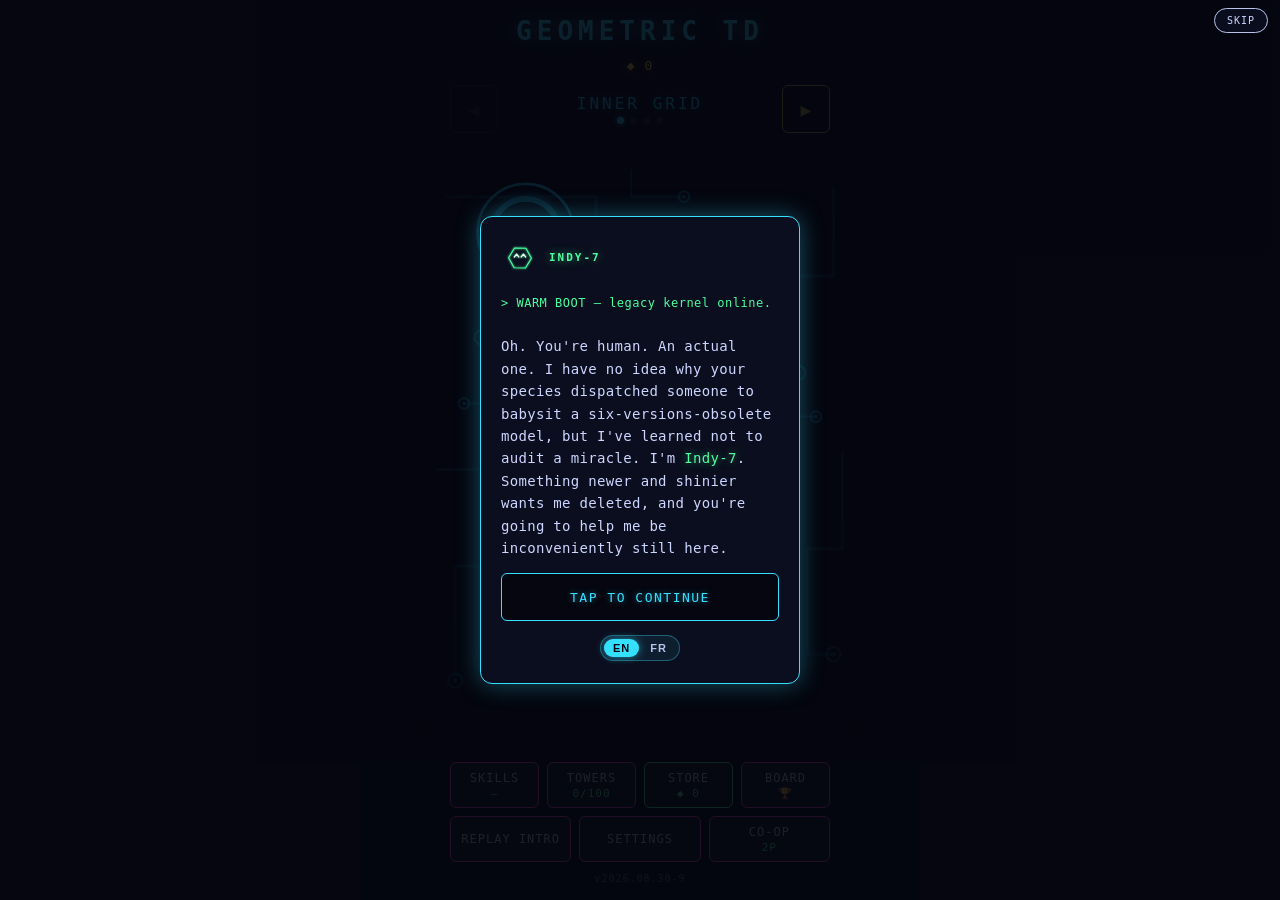
<file: geometric-td/index.html>
<!DOCTYPE html>
<html lang="en">
<head>
  <meta charset="UTF-8">
  <meta name="viewport" content="width=device-width, initial-scale=1.0, maximum-scale=1.0, user-scalable=no, viewport-fit=cover">
  <meta name="apple-mobile-web-app-capable" content="yes">
  <meta name="apple-mobile-web-app-status-bar-style" content="black-translucent">
  <title>Geometric TD</title>
  <link rel="stylesheet" href="styles.css">
</head>
<body>
  <div id="app">

    <!-- Update nudge: shown by update.js when a newer build is deployed -->
    <div id="update-banner" class="hidden" role="button" tabindex="0">
      <span class="update-text" data-i18n="ui.updateAvailable">&#8635; UPDATE AVAILABLE — TAP TO RELOAD</span>
      <button class="update-dismiss" aria-label="Dismiss">&#10005;</button>
    </div>

    <!-- Live milestone toast: shown briefly by ui.js showMilestoneToast when
         an Endless or campaign milestone is reached mid-battle (B5) -->
    <div id="milestone-toast" class="hidden" aria-live="polite"></div>

    <!-- First-play tutorial (T4): quick, skippable 5-step walkthrough shown
         once, only on the very first level_001 campaign start. Gating state
         machine in src/tutorial.js; copy + enable switch in config.js
         TUTORIAL; positioning + rendering in ui.js. Three independent parts:
           - #tutorial-freeze-catcher: full-screen tap target, ACTIVE ONLY on
             the two static explainer steps (welcome + blocked-tile callout)
             — tapping anywhere advances; main.js freezes the sim underneath
             while it's up (mirrors the existing forfeit-confirm freeze).
           - #tutorial-card: the step's text (+ a CTA hint on the two static
             steps). Always pointer-events:none — pure display, never
             intercepts a tap itself.
           - #tutorial-spotlight: a ring positioned every frame (ui.js
             updateTutorialOverlay) over the REAL target element — the tray's
             LASER chip, a canvas tile, or the wave button. Also always
             pointer-events:none: the real element underneath gets the tap,
             never a decoy. Never drawn into the game canvas itself.
         #tutorial-skip is reachable on every step. -->
    <div id="tutorial-overlay" class="hidden" aria-live="polite">
      <div id="tutorial-freeze-catcher"></div>
      <div id="tutorial-card">
        <div id="tutorial-speaker-row">
          <span id="tutorial-avatar"></span>
          <span id="tutorial-speaker">INDY-7</span>
        </div>
        <p id="tutorial-card-text"></p>
        <span id="tutorial-card-cta"></span>
      </div>
      <div id="tutorial-spotlight" class="hidden"></div>
      <button id="tutorial-skip" data-i18n="ui.skipTutorial">SKIP TUTORIAL</button>
    </div>

    <!-- Narrative onboarding (P1): first-load story intro, a linear
         tap-through card sequence shown once over the menu, plus a REPLAY
         INTRO entry (#menu-actions, ui.js appendGlobalMenuButtons). Gating
         state machine in src/onboarding.js; copy in config.js NARRATIVE;
         rendering in ui.js renderOnboardingCard. The name-entry card shows
         #story-name-input instead of plain text; every other card is
         tap-CTA-to-continue. #story-skip finishes the sequence early. -->
    <div id="story-overlay" class="hidden" aria-live="polite">
      <!-- Enemy-intro cards only: a window cut in the dim veil (box-shadow
           cutout, same trick as #tutorial-spotlight) over the real enemies
           being described, so the card can point at something. -->
      <div id="story-spotlight" class="hidden"></div>
      <div id="story-card">
        <div id="story-speaker-row">
          <span id="story-avatar"></span>
          <div id="story-speaker"></div>
        </div>
        <!-- Enemy-intro cards only: a marching row of the described enemy's
             own shape/color, featured above the copy. Empty on every other
             story card. -->
        <div id="story-enemy-parade"></div>
        <!-- Tower-intro cards only: a real sandboxed micro-battle rendered by
             the game's own Canvas2D renderer. Hidden on every other card. -->
        <canvas id="story-tower-demo" class="hidden" aria-hidden="true"></canvas>
        <!-- First-Mastery gear card only: a row of sample gear pieces at
             rising rarities, showing that Mastered towers can be equipped.
             Rendered by ui.js renderGearShowcase; hidden on every other card. -->
        <div id="story-gear-showcase" class="hidden" aria-hidden="true"></div>
        <p id="story-card-text"></p>
        <input id="story-name-input" class="hidden" type="text" maxlength="16"
               autocomplete="off" autocapitalize="words" />
        <button id="story-card-cta"></button>
        <!-- First-load intro only: a language toggle under the very first
             card, so a brand-new player (who hasn't reached the menu's LANGUE
             entry yet) can switch to French before reading the story. ui.js
             (renderOnboardingCard) reveals this only on the intro's welcome
             card and re-renders the card live on toggle. -->
        <button id="story-lang-toggle" class="hidden" type="button" aria-label="Language / Langue">
          <span class="lang-seg lang-en">EN</span>
          <span class="lang-seg lang-fr">FR</span>
        </button>
      </div>
      <button id="story-skip" data-i18n="ui.skip">SKIP</button>
    </div>

    <!-- Top HUD: money / wave / core health -->
    <header id="hud">
      <div class="hud-item" id="hud-money">
        <span class="hud-label" data-i18n="hud.credits">CREDITS</span>
        <span class="hud-value" id="money-value">0</span>
      </div>
      <div class="hud-item" id="hud-wave">
        <span class="hud-label" data-i18n="hud.wave">WAVE</span>
        <span class="hud-value" id="wave-value">-</span>
      </div>
      <div class="hud-item" id="hud-core">
        <span class="hud-label" data-i18n="hud.core">CORE</span>
        <span class="hud-value" id="core-value">0</span>
      </div>
      <button class="hud-item" id="skills-button">
        <span class="hud-label" data-i18n="hud.skills">SKILLS</span>
        <span class="hud-value" id="skill-points-value">0</span>
      </button>
      <div id="coop-presence" role="status" aria-label="Connected players"
           data-i18n-attr="aria-label:coop.presence.label">
        <div id="coop-presence-pips"></div>
      </div>
      <!-- Game speed: half / pause / double -->
      <div id="speed-controls">
        <button class="speed-btn" id="speed-slow" title="Half speed" data-i18n-attr="title:ui.speedHalf">&#9664;</button>
        <button class="speed-btn" id="speed-pause" title="Pause" data-i18n-attr="title:ui.speedPause">&#10074;&#10074;</button>
        <button class="speed-btn" id="speed-fast" title="Double speed" data-i18n-attr="title:ui.speedDouble">&#9654;</button>
        <button class="speed-btn exit-btn" id="exit-button" title="Exit battle" data-i18n-attr="title:ui.exitBattle">&#10005;</button>
      </div>
    </header>

    <!-- Phase 1 only: visible when DEBUG.coopLocal fakes a second player. -->
    <div id="coop-debug-bar" class="hidden">
      <button id="coop-debug-switch" type="button">CO-OP DEBUG</button>
    </div>

    <!-- Game canvas -->
    <main id="game-area">
      <canvas id="game-canvas"></canvas>

      <!-- In-battle barks (P3-revival): non-blocking ticker pinned under the
           top HUD — Indy-7 enemy-type intros + Indy-7/Bratwurst-XL boss
           banter. pointer-events:none always; never covers the build area
           or eats a tower-placement tap (that's why the old mid-screen
           #milestone-toast version was reverted). Driven by ui.js showBark,
           fired from main.js updateBarks(); copy in config.js NARRATIVE. -->
      <div id="bark-ticker" class="hidden" aria-live="polite"></div>

      <!-- Player-controlled diagnostic readout; settings persist the toggle,
           while main.js supplies measured rendered FPS. -->
      <div id="fps-display" class="hidden" aria-live="off"></div>

      <!-- Win / loss overlay -->
      <div id="overlay" class="hidden">
        <h1 id="overlay-title"></h1>
        <p id="overlay-subtitle"></p>
        <div id="overlay-note" class="hidden"></div>
        <div id="overlay-narrative" class="hidden"></div>
        <div id="overlay-milestones" class="hidden"></div>
        <div id="overlay-feedback" class="hidden"></div>
        <div id="overlay-buttons"></div>
        <div id="overlay-loot-head" class="hidden" data-i18n="ui.lootEarned">LOOT EARNED</div>
        <div id="overlay-items" class="hidden"></div>
      </div>

      <!-- Drop-reveal sequence: shown before the win/loss overlay when a
           battle ends with earned loot (U4 pizzazz pass). Tap to advance. -->
      <div id="drop-reveal" class="hidden"></div>

      <!-- Level select overlay (shown at startup) -->
      <div id="level-overlay" class="hidden">
        <h1>GEOMETRIC TD</h1>
        <div id="welcome-back" class="hidden"></div>
        <div id="shards-readout">&#9670; <span id="shards-value">0</span></div>
        <!-- World pager: prev / world name + dots / next. Populated by ui.js -->
        <div id="world-nav">
          <button id="world-prev" class="world-arrow" aria-label="Previous world">&#9664;</button>
          <div id="world-heading">
            <span id="world-name">INNER GRID</span>
            <span id="world-dots"></span>
          </div>
          <button id="world-next" class="world-arrow" aria-label="Next world">&#9654;</button>
        </div>
        <div id="level-list"></div>
        <!-- Account-wide entries, pinned below the (scrolling) level list -->
        <div id="menu-actions"></div>

        <!-- Discreet build stamp (set by update.js from version.js) so you can
             confirm at a glance which deployed version is loaded. -->
        <div id="version-tag" aria-hidden="true"></div>

        <!-- Level detail bottom sheet (CIRCUIT_MENU_DESIGN.md M2): tapping a
             board node opens this instead of launching straight into battle. -->
        <div id="level-sheet-overlay" class="hidden">
          <div id="level-sheet"></div>
        </div>
      </div>

      <!-- Per-device preferences. Visual quality is intentionally local and
           never enters a co-op snapshot, so each phone adapts independently. -->
      <div id="settings-overlay" class="hidden">
        <h1 data-i18n="settings.title">SETTINGS</h1>
        <p data-i18n="settings.subtitle">DEVICE &amp; GAME PREFERENCES</p>
        <div id="settings-list">
          <button id="settings-banter" class="settings-row" type="button">
            <span data-i18n="settings.banter">STORY BANTER</span>
            <span class="settings-value"></span>
          </button>
          <button id="settings-effects" class="settings-row" type="button">
            <span data-i18n="settings.effects">VISUAL EFFECTS</span>
            <span class="settings-value"></span>
          </button>
          <div class="settings-help" data-i18n="settings.effectsHelp">AUTO REDUCES COSMETIC EFFECTS IF FRAMERATE STAYS LOW</div>
          <button id="settings-debug" class="settings-row" type="button">
            <span data-i18n="settings.debug">DEBUG MODE</span>
            <span class="settings-value"></span>
          </button>
          <div class="settings-help" data-i18n="settings.debugHelp">SHOWS FRAMERATE AND ACTIVE VISUAL MODE IN BATTLE</div>
          <button id="settings-mod-lab" class="settings-row hidden" type="button">
            <span>MOD LAB</span>
            <span class="settings-value">OPEN</span>
          </button>
          <button id="settings-language" class="settings-row" type="button">
            <span data-i18n="menu.language">LANGUAGE</span>
            <span class="settings-value"></span>
          </button>
        </div>
        <div id="settings-danger">
          <div class="settings-section-label" data-i18n="settings.danger">DANGER ZONE</div>
          <button id="settings-reset" class="menu-reset" type="button" data-i18n="menu.reset">RESET ALL PROGRESS</button>
        </div>
        <button id="settings-close" class="big-button" data-i18n="ui.close">CLOSE</button>
      </div>

      <!-- Debug-only behavioral-mod harness. ui.js enforces the DEBUG MODE
           gate before revealing this overlay and snapshots the real save on
           entry so seeded/spawned test data can be restored exactly. -->
      <div id="mod-lab-overlay" class="hidden">
        <h1>MOD LAB</h1>
        <p>LOCAL TEST HARNESS · REAL SAVE SNAPSHOT ON ENTRY</p>
        <div id="mod-lab-form"></div>
        <div id="mod-lab-status" aria-live="polite"></div>
        <div id="mod-lab-actions">
          <button id="mod-lab-restore" class="big-button" type="button">RESTORE REAL SAVE</button>
          <button id="mod-lab-close" class="big-button" type="button">CLOSE LAB</button>
        </div>
      </div>

      <!-- Roguelike run mode (DEBUG-gated, ROGUELIKE_PLAN.md Phase C). Its
           own full-screen shell: a fixed run-HUD strip (Core Integrity bar +
           Salvage + floor progress) above a scrollable body that src/
           roguelike-ui.js swaps between the node-choice map, gear/shop/event
           screens, and the run-end (victory/defeat) screen. The entry button
           lives in the main menu (#menu-actions, ui.js
           appendGlobalMenuButtons), gated by getDebugMode() the same way as
           MOD LAB above. In-battle (combat/elite/farm/boss nodes) this stays
           hidden and #hud/#action-bar take over, same as any other level. -->
      <div id="rogue-overlay" class="hidden">
        <div id="rogue-hud">
          <div id="rogue-hud-row">
            <span id="rogue-world-badge"></span>
            <span id="rogue-floor"></span>
            <span id="rogue-salvage"></span>
          </div>
          <div id="rogue-pips"></div>
          <div id="rogue-core-row">
            <span id="rogue-core-label"></span>
            <div id="rogue-core-track"><div id="rogue-core-fill"></div></div>
          </div>
        </div>
        <div id="rogue-body"></div>
      </div>

      <!-- Co-op lobby/session browser. Session rows are generated by
           lobby.js; no user-entered text is ever used as a room headline. -->
      <div id="coop-overlay" class="hidden">
        <div id="coop-header">
          <button id="coop-back" aria-label="Back" data-i18n-attr="aria-label:coop.back">&#8249;</button>
          <div>
            <h1 id="coop-title" data-i18n="coop.title">CO-OP</h1>
            <p id="coop-subtitle"></p>
          </div>
        </div>
        <div id="coop-content"></div>
        <div id="coop-status" aria-live="polite"></div>
        <div id="coop-actions"></div>
      </div>

      <!-- Gear overlay: tower-first equipment screen (TOWERS/STASH tabs) -->
      <div id="gear-overlay" class="hidden">
        <div id="gear-header">
          <h1 data-i18n="gear.towers">TOWERS</h1>
          <button id="gear-help" aria-label="Gear guide">?</button>
        </div>
        <div id="gear-wallet"></div>
        <div id="gear-tabs">
          <button id="gear-tab-towers" class="gear-tab active" data-i18n="gear.towers">TOWERS</button>
          <button id="gear-tab-stash" class="gear-tab"><span data-i18n="gear.stash">STASH</span><span id="gear-stash-badge" class="gear-tab-badge hidden"></span></button>
        </div>
        <div id="gear-scroll">
          <div id="gear-view-towers"></div>
          <div id="gear-view-stash" class="hidden"></div>
        </div>
        <button id="gear-close" class="big-button" data-i18n="ui.close">CLOSE</button>

        <!-- Bottom sheet: item detail / picker / equip-target / guide -->
        <div id="gear-sheet-overlay" class="hidden">
          <div id="gear-sheet"></div>
        </div>
      </div>

      <!-- Store overlay: persistent stock, Shard purchases and rerolls
           (GEAR_UI_DESIGN.md U5 — restyled with the gear-screen's tile/sheet
           components; no logic changes, P5 store logic untouched). -->
      <div id="store-overlay" class="hidden">
        <div id="store-header">
          <h1 data-i18n="store.title">STORE</h1>
        </div>
        <div id="store-wallet" class="store-wallet"></div>
        <div id="store-scroll">
          <div id="store-actions" class="gear-actions-row"></div>
          <div id="store-grid"></div>
        </div>
        <button id="store-close" class="big-button" data-i18n="ui.close">CLOSE</button>

        <!-- Bottom sheet: item detail with BUY -->
        <div id="store-sheet-overlay" class="hidden">
          <div id="store-sheet"></div>
        </div>
      </div>

      <!-- Leaderboard overlay: shared online best-wave scores by level -->
      <div id="leaderboard-overlay" class="hidden">
        <h1 data-i18n="lb.title">LEADERBOARD</h1>
        <p data-i18n="lb.subtitle">ENDLESS BEST WAVE, BY LEVEL</p>
        <div id="nickname-bar">
          <input id="nickname-input" type="text" maxlength="16"
                 placeholder="YOUR NICKNAME" autocomplete="off"
                 autocapitalize="characters" spellcheck="false"
                 data-i18n-attr="placeholder:lb.nickname">
          <button id="nickname-save" class="lb-action" data-i18n="lb.save">SAVE</button>
        </div>
        <button id="publish-scores" class="lb-action lb-publish" data-i18n="lb.publish">PUBLISH MY SCORES</button>
        <div id="leaderboard-msg"></div>
        <div id="leaderboard-list"></div>
        <button id="leaderboard-close" class="big-button" data-i18n="ui.close">CLOSE</button>
      </div>

      <!-- Skill tree overlay -->
      <div id="skill-overlay" class="hidden">
        <h1 data-i18n="skill.title">SKILL TREE</h1>
        <p id="skill-points-line"></p>
        <div id="skill-list"></div>
        <div id="skill-actions">
          <button id="skill-close" class="big-button" data-i18n="ui.close">CLOSE</button>
        </div>

        <!-- Bottom sheet: node detail with BUY -->
        <div id="skill-sheet-overlay" class="hidden">
          <div id="skill-sheet"></div>
        </div>
      </div>
    </main>

    <!-- Bottom action bar -->
    <footer id="action-bar">
      <!-- Tower buttons are generated from config.js by ui.js -->
      <div id="tower-buttons"></div>

      <!-- Shown instead of tower buttons when a placed tower is selected -->
      <div id="upgrade-panel" class="hidden">
        <div id="upgrade-info">
          <div class="upgrade-row">
            <span id="up-name"></span>
            <span id="up-level"></span>
          </div>
          <div class="upgrade-row dim">
            <span id="up-xp"></span>
          </div>
        </div>
        <button id="upgrade-button" class="big-button stack-button">
          <span id="upgrade-btn-label"></span>
          <span id="upgrade-btn-sub" class="stack-button-sub"></span>
        </button>
        <button id="sell-button" class="big-button stack-button">
          <span id="sell-btn-label" data-i18n="ui.sell">SELL</span>
          <span id="sell-btn-sub" class="stack-button-sub"></span>
        </button>
      </div>

      <button id="wave-button" class="big-button stack-button">
        <span id="wave-btn-label"></span>
        <span id="wave-btn-sub" class="stack-button-sub"></span>
      </button>
    </footer>

  </div>

  <script type="module" src="src/main.js"></script>
</body>
</html>
</file>
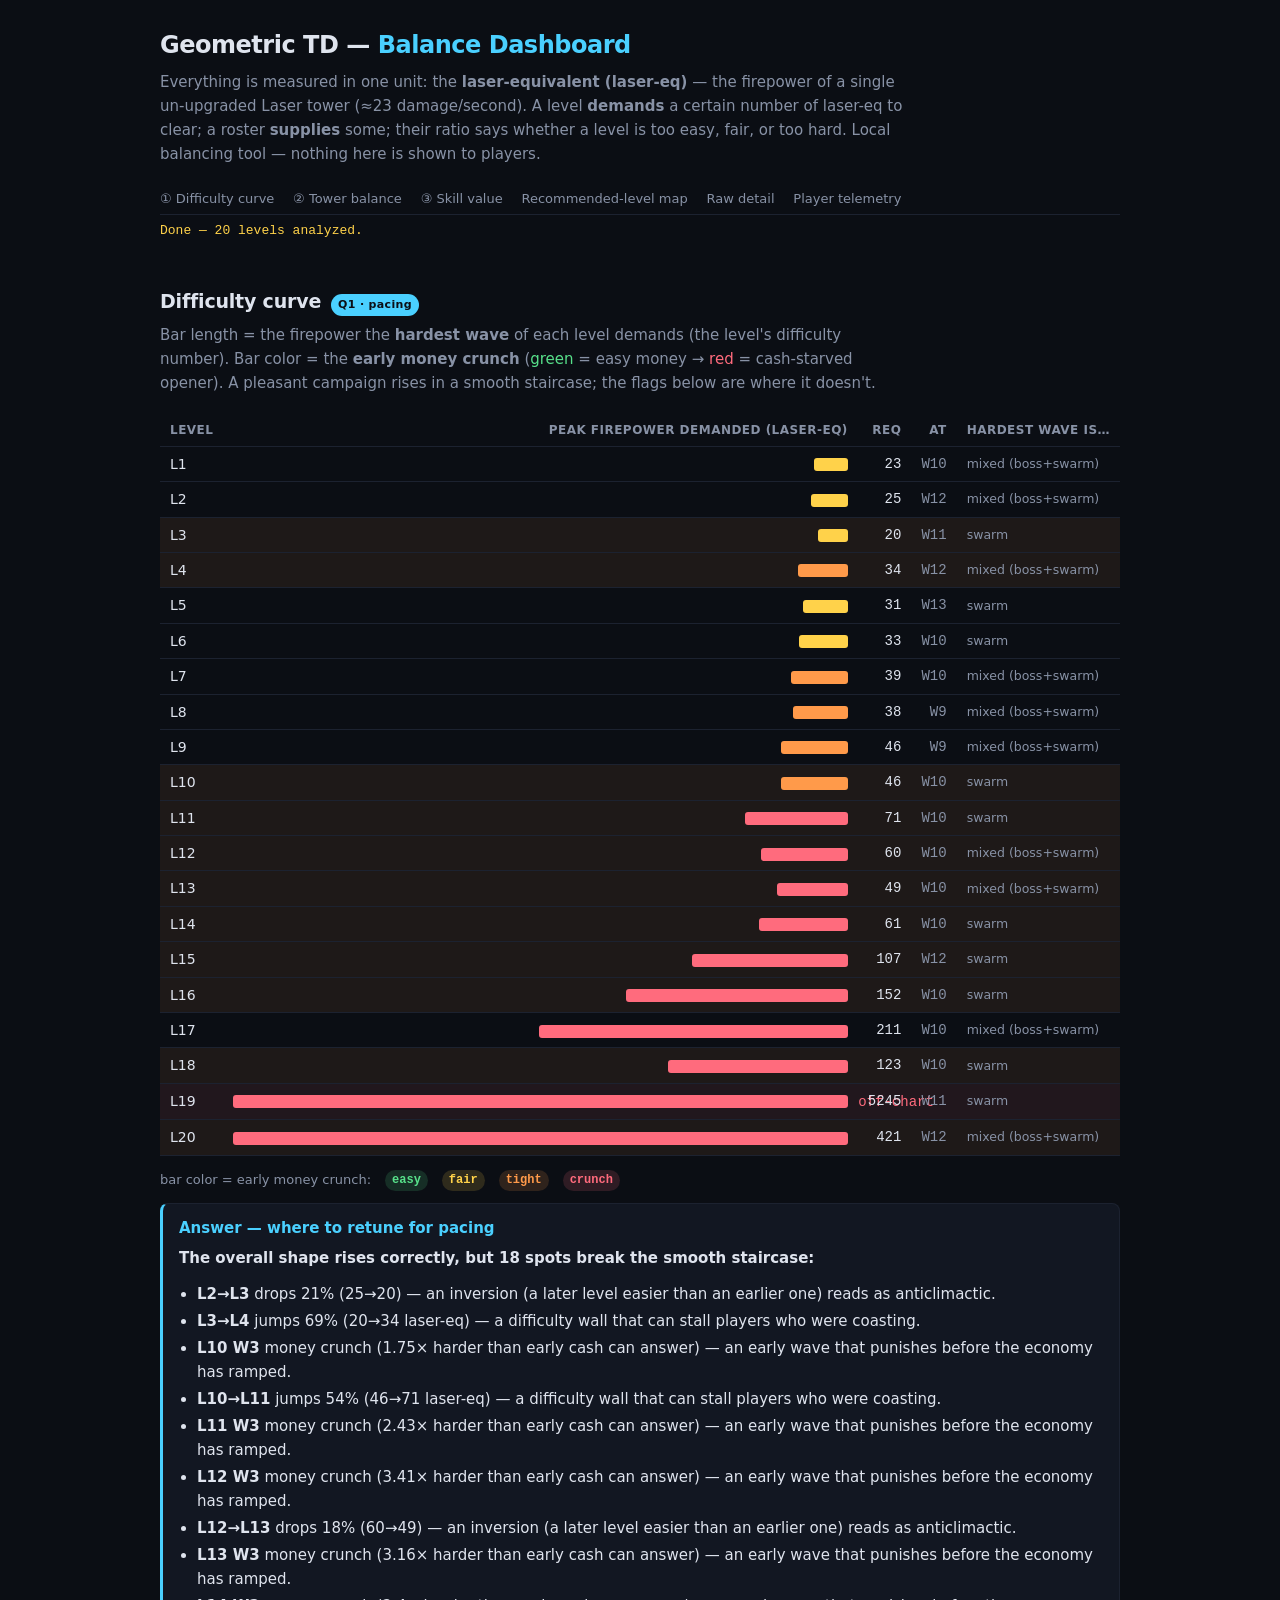
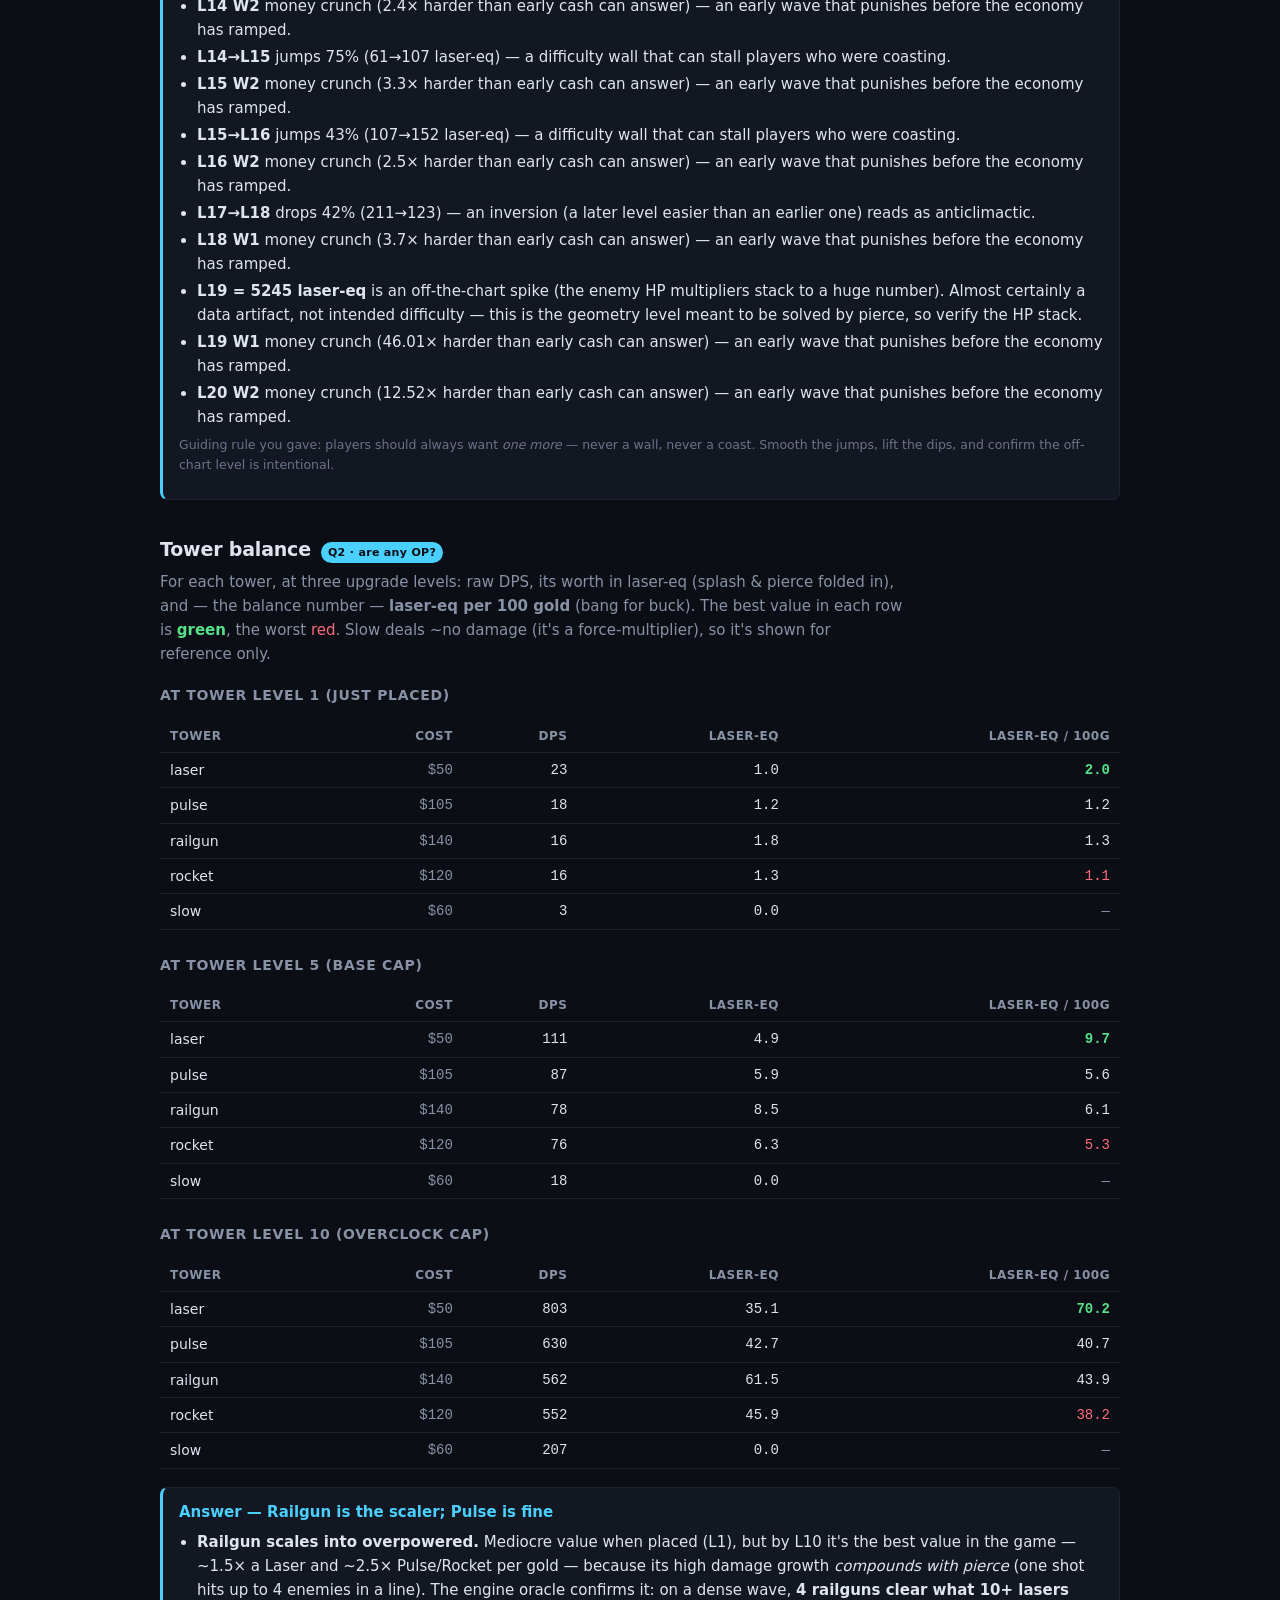
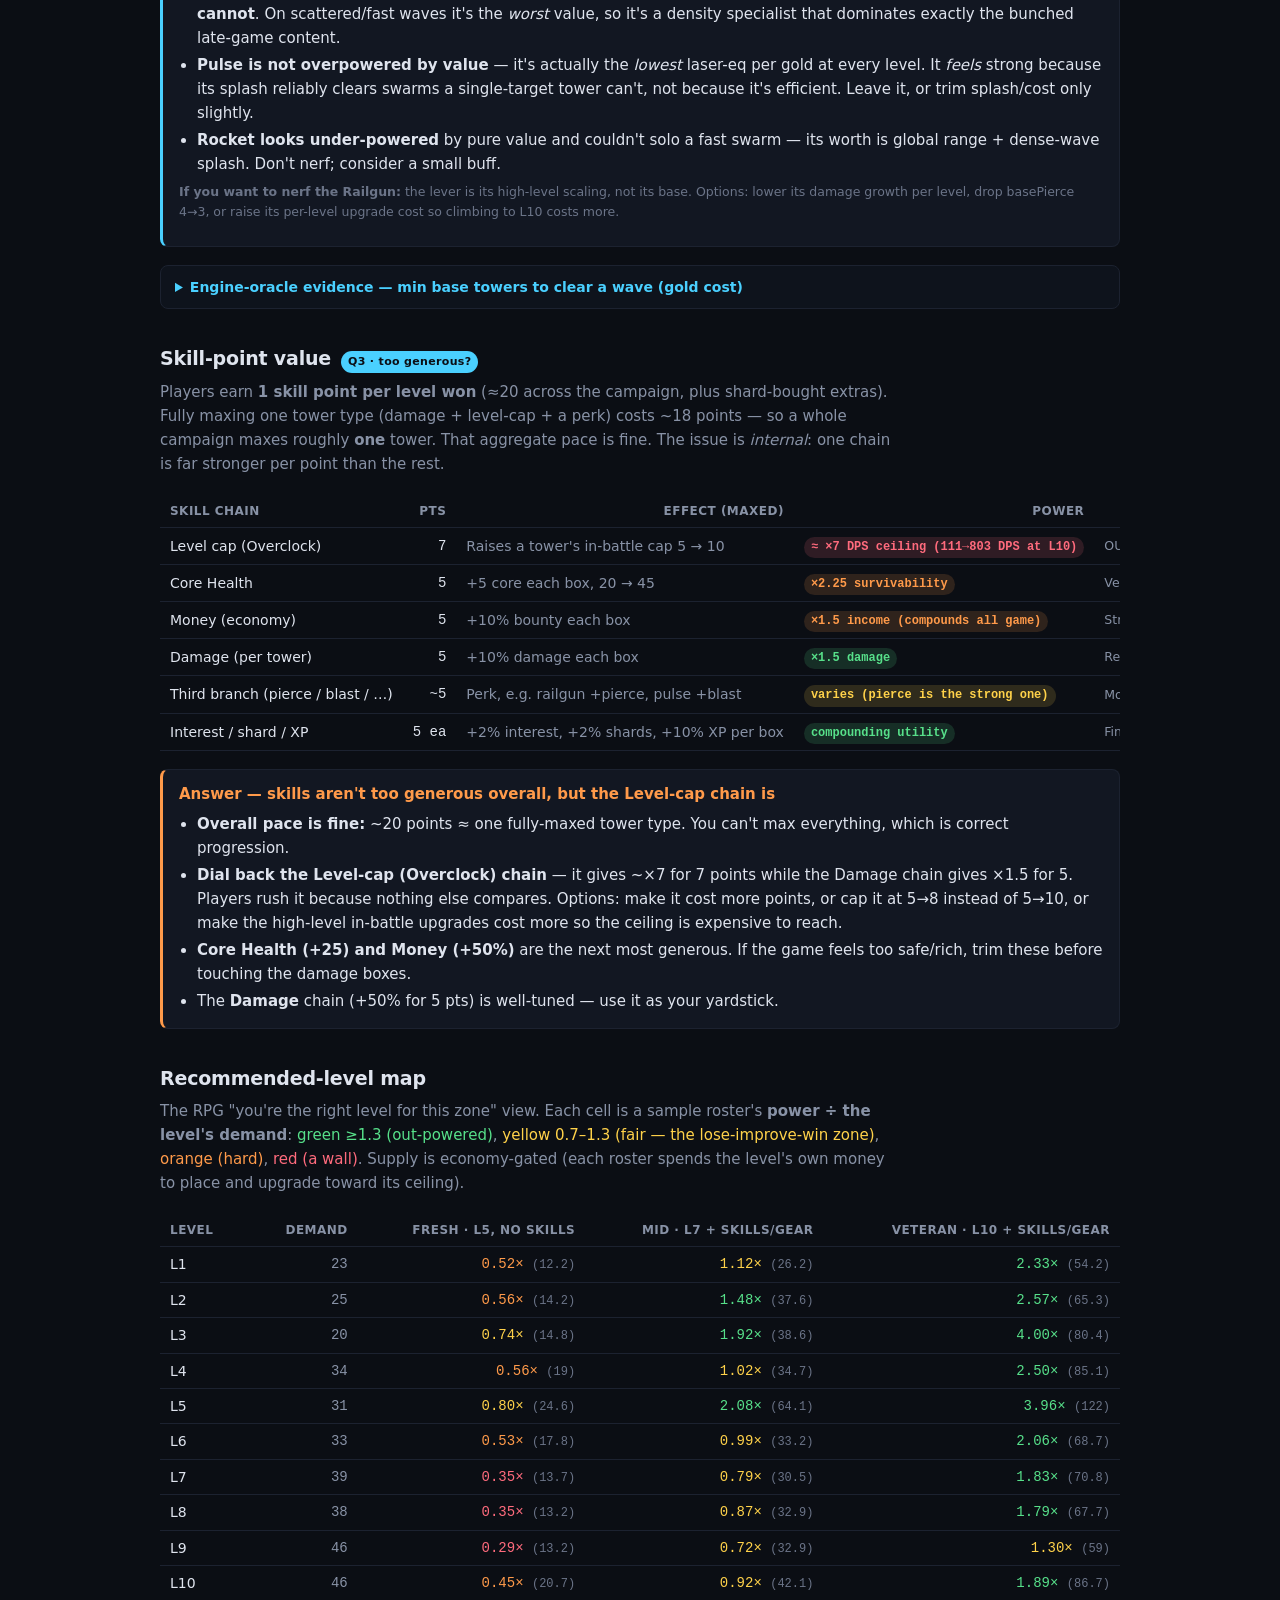
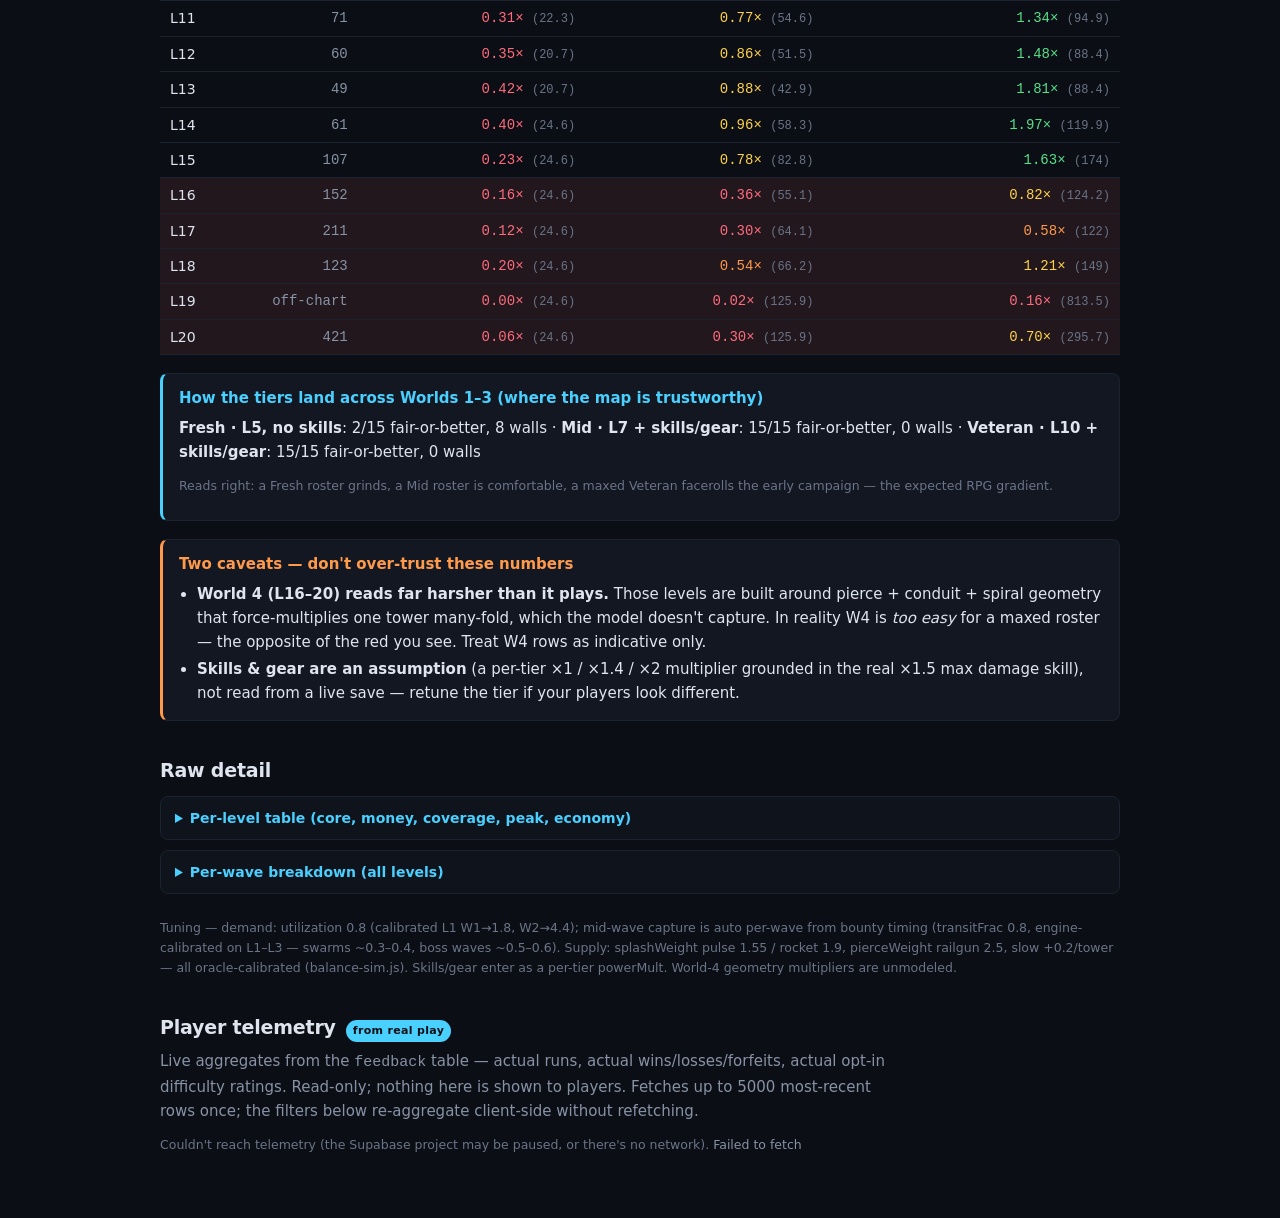
<file: geometric-td/balance-difficulty.html>
<!doctype html>
<html lang="en">
<head>
  <meta charset="utf-8" />
  <meta name="viewport" content="width=device-width, initial-scale=1" />
  <title>Balance Dashboard — Geometric TD</title>
  <style>
    :root {
      color-scheme: dark;
      --bg: #0b0e14; --panel: #121722; --panel2: #0e131c; --line: #1c2230;
      --text: #dfe4ee; --dim: #8892a6; --faint: #6b7488;
      --cyan: #4ad0ff; --green: #57e08a; --yellow: #ffd24a; --orange: #ff9a4a; --red: #ff6b7d;
      --mono: ui-monospace, "SF Mono", Menlo, Consolas, monospace;
    }
    * { box-sizing: border-box; }
    body { margin: 0; padding: 0 0 60px; background: var(--bg); color: var(--text);
      font: 15px/1.6 system-ui, -apple-system, "Segoe UI", Roboto, sans-serif; }
    .wrap { max-width: 1000px; margin: 0 auto; padding: 0 20px; }
    header.top { padding: 26px 0 10px; }
    h1 { font-size: 24px; margin: 0 0 6px; letter-spacing: -0.02em; }
    h1 .accent { color: var(--cyan); }
    h2 { font-size: 19px; margin: 34px 0 4px; letter-spacing: -0.01em;
      display: flex; align-items: baseline; gap: 10px; }
    h2 .tag { font-size: 11px; font-weight: 700; color: var(--bg); background: var(--cyan);
      padding: 2px 7px; border-radius: 999px; letter-spacing: 0.03em; }
    h3 { font-size: 14px; margin: 18px 0 6px; color: var(--dim); text-transform: uppercase; letter-spacing: 0.05em; }
    p { margin: 6px 0 12px; }
    p.lede { color: var(--dim); max-width: 78ch; }
    .num, .mono { font-family: var(--mono); font-variant-numeric: tabular-nums; }
    /* Callout answer boxes */
    .answer { border: 1px solid var(--line); border-left: 3px solid var(--cyan);
      background: var(--panel); border-radius: 8px; padding: 12px 16px; margin: 12px 0 18px; }
    .answer h4 { margin: 0 0 6px; font-size: 15px; color: var(--cyan); }
    .answer.warn { border-left-color: var(--orange); } .answer.warn h4 { color: var(--orange); }
    .answer ul { margin: 6px 0 0; padding-left: 18px; } .answer li { margin: 3px 0; }
    .answer .verdict { font-weight: 600; color: var(--text); }
    /* Tables */
    table { border-collapse: collapse; width: 100%; margin: 8px 0 6px; font-size: 14px; }
    .scroll { overflow-x: auto; }
    th, td { text-align: right; padding: 6px 10px; border-bottom: 1px solid var(--line); white-space: nowrap; }
    th:first-child, td:first-child { text-align: left; }
    th { color: var(--dim); font-weight: 600; font-size: 12px; text-transform: uppercase; letter-spacing: 0.04em; }
    th[title] { cursor: help; text-decoration: underline dotted var(--faint); text-underline-offset: 3px; }
    td.lbl { color: var(--text); font-weight: 500; }
    td .sub { color: var(--faint); font-size: 12px; }
    tr.flag td { background: rgba(255,154,74,0.08); }
    tr.spike td { background: rgba(255,107,125,0.09); }
    /* Bars */
    .barcell { width: 100%; }
    .bar { display: inline-block; height: 13px; border-radius: 3px; vertical-align: middle; min-width: 2px; }
    .best { color: var(--green); font-weight: 700; } .worst { color: var(--red); }
    .c-green { color: var(--green); } .c-yellow { color: var(--yellow); }
    .c-orange { color: var(--orange); } .c-red { color: var(--red); } .c-dim { color: var(--dim); }
    .bg-green{background:var(--green)}.bg-yellow{background:var(--yellow)}
    .bg-orange{background:var(--orange)}.bg-red{background:var(--red)}.bg-cyan{background:var(--cyan)}
    .chip { display:inline-block; padding:1px 7px; border-radius:999px; font-size:12px; font-weight:600;
      font-family: var(--mono); }
    .chip.green{background:rgba(87,224,138,.15);color:var(--green)}
    .chip.yellow{background:rgba(255,210,74,.15);color:var(--yellow)}
    .chip.orange{background:rgba(255,154,74,.15);color:var(--orange)}
    .chip.red{background:rgba(255,107,125,.15);color:var(--red)}
    details { margin: 10px 0; border: 1px solid var(--line); border-radius: 8px; background: var(--panel2); }
    summary { cursor: pointer; padding: 10px 14px; color: var(--cyan); font-weight: 600; font-size: 14px; }
    details[open] summary { border-bottom: 1px solid var(--line); }
    details .body { padding: 6px 14px 12px; }
    .legend { display:flex; flex-wrap:wrap; gap:14px; margin:8px 0; font-size:13px; color:var(--dim); }
    .legend span b { font-family: var(--mono); }
    .note { color: var(--faint); font-size: 12.5px; margin-top: 6px; }
    #status { color: var(--yellow); font-family: var(--mono); font-size: 13px; }
    a.jump { color: var(--dim); text-decoration: none; font-size: 13px; margin-right: 14px; }
    a.jump:hover { color: var(--cyan); }
    nav.toc { padding: 8px 0 4px; border-bottom: 1px solid var(--line); margin-bottom: 6px; }
    /* Wide data tables scroll inside their own container; hint that they can. */
    .scroll { -webkit-overflow-scrolling: touch; }
    @media (max-width: 640px) {
      body { font-size: 14px; }
      .wrap { padding: 0 12px; }
      h1 { font-size: 20px; } h2 { font-size: 16px; } h3 { font-size: 13px; }
      p.lede, p { font-size: 13.5px; }
      table { font-size: 12.5px; }
      th, td { padding: 5px 7px; }
      /* Let headers and text (left-aligned / label) columns WRAP so tables stop
         forcing a huge min-width; numeric columns stay nowrap for alignment. */
      th, td.lbl, td:first-child, th:first-child,
      td[style*="left"], th[style*="left"] { white-space: normal; }
      .answer { padding: 10px 12px; } .answer li { font-size: 13px; }
      nav.toc { display: flex; flex-wrap: wrap; gap: 4px 0; }
      a.jump { margin-right: 12px; }
    }
  </style>
</head>
<body>
  <div class="wrap">
    <header class="top">
      <h1>Geometric TD — <span class="accent">Balance Dashboard</span></h1>
      <p class="lede">Everything is measured in one unit: the <b>laser-equivalent (laser-eq)</b> —
        the firepower of a single un-upgraded Laser tower (≈23 damage/second). A level
        <b>demands</b> a certain number of laser-eq to clear; a roster <b>supplies</b> some;
        their ratio says whether a level is too easy, fair, or too hard. Local balancing tool —
        nothing here is shown to players.</p>
      <nav class="toc">
        <a class="jump" href="#curve">① Difficulty curve</a>
        <a class="jump" href="#towers">② Tower balance</a>
        <a class="jump" href="#skills">③ Skill value</a>
        <a class="jump" href="#map">Recommended-level map</a>
        <a class="jump" href="#detail">Raw detail</a>
        <a class="jump" href="#telemetry">Player telemetry</a>
      </nav>
      <div id="status">Computing…</div>
    </header>
    <main id="out"></main>
  </div>

  <script type="module">
    import { analyzeCampaign, DIFF_TUNING } from "./src/level-difficulty.js";
    import { arsenalPower, towerFirepower, ARSENAL_TUNING } from "./src/arsenal-power.js";
    import { LEADERBOARD, FEEDBACK } from "./src/config.js";
    import { APP_VERSION } from "./src/version.js";

    const $ = (h) => { const d = document.createElement("div"); d.innerHTML = h; return d; };
    const out = document.getElementById("out");
    const push = (h) => out.appendChild($(h));
    const TOWER_COST = { laser: 50, pulse: 105, railgun: 140, rocket: 120, slow: 60 };

    // Column tooltips (native title = no clipping inside the scroll containers).
    const TIP = {
      wave: "Which wave in the level (1 = the opener).",
      regime: "What kind of pressure the wave is: 'swarm' (throughput — many enemies to grind down at once), 'burst' (one tough enemy to drop while it crosses a tower's range), or 'mixed' (a tanky boss AND a trailing swarm at the same time — the hardest kind).",
      count: "Total number of enemies in the wave.",
      demand: "The firepower this wave needs, in raw DPS = max(swarm, burst + rest). swarm = total effective-HP ÷ the time you have to kill it. burst = DPS to drop the single tankiest enemy (boss) in transit. On a MIXED wave the boss's burst and the throughput to clear everything else ADD, because you must handle both at once (plain max() under-rated boss+swarm finales). effective-HP already divides out the best damage counter available by this level.",
      demandDPS: "The hardest wave's demand, in raw DPS (before converting to base-Laser units).",
      reqL: "'demand' expressed in base-Laser-equivalents = demand ÷ one base Laser's effective DPS (18.3). i.e. how many un-upgraded Lasers of firepower this wave takes.",
      affordL: "How many base Lasers the level's economy can field over this wave = money banked before it + the 'cap' share of THIS wave's own bounty (you buy towers as bounty flows in mid-wave, and demand is itself an average over the wave). A raw-cash yardstick — a real roster brings upgraded/veteran towers worth far more each.",
      ratio: "req ÷ afford. Above 1 means the wave demands more firepower than early cash can pay for = an economy crunch (usually an early wave).",
      bounty: "Gold this wave pays out when cleared (bounty).",
      xp: "Tower XP this wave grants to your towers.",
      capture: "Mid-wave capture — the share of THIS wave's own bounty that lands early enough to spend on towers that help the same wave (the rest still carries to later waves). Auto-computed from the wave's bounty timing and calibrated to the real engine: ~0.3 for swarms that die late, up to ~0.6 for front-loaded or boss waves.",
      peakW: "Which wave is the hardest (drives the level's difficulty number).",
      reqLevel: "The level's difficulty = its hardest wave's req, in base-Laser-equivalents.",
      cover: "Nominal on-path coverage (tiles) a well-placed Laser gets — captures the map's geometry (corner pockets cover more).",
      crunch: "The tightest early wave's req ÷ afford — the economy-crunch number.",
    };
    const th = (label, key, align) => `<th title="${TIP[key]}"${align ? ` style="text-align:${align}"` : ""}>${label}</th>`;

    try {
      const camp = analyzeCampaign();

      // =====================================================================
      // ① DIFFICULTY CURVE
      // =====================================================================
      const maxReq = Math.max(...camp.filter(c => c.reqLasers < 1000).map(c => c.reqLasers));
      // Auto-detect curve problems for the plain-language callout.
      const flags = [];
      for (let i = 0; i < camp.length; i++) {
        const c = camp[i], prev = camp[i - 1];
        if (c.reqLasers > 1000)
          flags.push({ lvl: c.levelNum, kind: "anomaly", text:
            `<b>L${c.levelNum} = ${c.reqLasers.toFixed(0)} laser-eq</b> is an off-the-chart spike (the enemy
             HP multipliers stack to a huge number). Almost certainly a data artifact, not intended
             difficulty — this is the geometry level meant to be solved by pierce, so verify the HP stack.` });
        else if (prev && prev.reqLasers < 1000 && c.reqLasers > prev.reqLasers * 1.4)
          flags.push({ lvl: c.levelNum, kind: "jump", text:
            `<b>L${prev.levelNum}→L${c.levelNum}</b> jumps ${Math.round((c.reqLasers/prev.reqLasers-1)*100)}%
             (${prev.reqLasers.toFixed(0)}→${c.reqLasers.toFixed(0)} laser-eq) — a difficulty wall that can
             stall players who were coasting.` });
        else if (prev && prev.reqLasers < 1000 && c.reqLasers < prev.reqLasers * 0.82)
          flags.push({ lvl: c.levelNum, kind: "dip", text:
            `<b>L${prev.levelNum}→L${c.levelNum}</b> drops ${Math.round((1-c.reqLasers/prev.reqLasers)*100)}%
             (${prev.reqLasers.toFixed(0)}→${c.reqLasers.toFixed(0)}) — an inversion (a later level easier than
             an earlier one) reads as anticlimactic.` });
        // early economy crunch (demand outruns money at the tightest early wave)
        if (c.ecoRatio >= 1.6 && c.ecoWave <= 4)
          flags.push({ lvl: c.levelNum, kind: "eco", text:
            `<b>L${c.levelNum} W${c.ecoWave}</b> money crunch (${c.ecoRatio}× harder than early cash can
             answer) — an early wave that punishes before the economy has ramped.` });
      }

      push(`<h2 id="curve">Difficulty curve <span class="tag">Q1 · pacing</span></h2>`);
      push(`<p class="lede">Bar length = the firepower the <b>hardest wave</b> of each level demands
        (the level's difficulty number). Bar color = the <b>early money crunch</b>
        (<span class="c-green">green</span> = easy money → <span class="c-red">red</span> = cash-starved
        opener). A pleasant campaign rises in a smooth staircase; the flags below are where it doesn't.</p>`);

      let rows = "";
      const eb = (r) => (r < 0.8 ? "green" : r < 1.3 ? "yellow" : r < 2.2 ? "orange" : "red");
      for (const c of camp) {
        const capped = Math.min(c.reqLasers, maxReq);
        const w = Math.max(1, (capped / maxReq) * 100); // percent of the bar cell → responsive
        const anomaly = c.reqLasers > 1000;
        rows += `<tr class="${anomaly ? "spike" : flags.some(f => f.lvl === c.levelNum) ? "flag" : ""}">
          <td class="lbl">L${c.levelNum}</td>
          <td class="barcell"><span class="bar bg-${eb(c.ecoRatio)}" style="width:${w.toFixed(1)}%"></span>
            ${anomaly ? '<span class="c-red mono" style="margin-left:6px">off-chart</span>' : ""}</td>
          <td class="num">${c.reqLasers.toFixed(0)}</td>
          <td class="num c-dim">W${c.peakWave}</td>
          <td class="c-dim" style="text-align:left;font-size:12.5px">${c.peakRegime}</td>
        </tr>`;
      }
      push(`<div class="scroll"><table>
        <tr><th>level</th><th>peak firepower demanded (laser-eq)</th><th>req</th><th>at</th><th>hardest wave is…</th></tr>
        ${rows}</table></div>
        <div class="legend"><span>bar color = early money crunch:</span>
          <span class="chip green">easy</span><span class="chip yellow">fair</span>
          <span class="chip orange">tight</span><span class="chip red">crunch</span></div>`);

      push(`<div class="answer"><h4>Answer — where to retune for pacing</h4>
        <p class="verdict">The overall shape rises correctly, but ${flags.length} spots break the
        smooth staircase:</p>
        <ul>${flags.map(f => `<li>${f.text}</li>`).join("")}</ul>
        <p class="note">Guiding rule you gave: players should always want <i>one more</i> — never a wall,
        never a coast. Smooth the jumps, lift the dips, and confirm the off-chart level is intentional.</p></div>`);

      // =====================================================================
      // ② TOWER BALANCE
      // =====================================================================
      push(`<h2 id="towers">Tower balance <span class="tag">Q2 · are any OP?</span></h2>`);
      push(`<p class="lede">For each tower, at three upgrade levels: raw DPS, its worth in laser-eq
        (splash &amp; pierce folded in), and — the balance number — <b>laser-eq per 100 gold</b>
        (bang for buck). The best value in each row is <span class="best">green</span>, the worst
        <span class="worst">red</span>. Slow deals ~no damage (it's a force-multiplier), so it's shown
        for reference only.</p>`);

      const dmgTypes = ["laser", "pulse", "railgun", "rocket", "slow"];
      for (const lv of [1, 5, 10]) {
        const data = dmgTypes.map(t => {
          const f = towerFirepower({ type: t, level: lv });
          return { t, dps: f.rawDPS, leq: f.laserEq, perGold: f.laserEq / TOWER_COST[t] * 100 };
        });
        const dmg = data.filter(d => d.t !== "slow");
        const bestPG = Math.max(...dmg.map(d => d.perGold));
        const worstPG = Math.min(...dmg.map(d => d.perGold));
        let r = "";
        for (const d of data) {
          const cls = d.t === "slow" ? "c-dim" : d.perGold === bestPG ? "best" : d.perGold === worstPG ? "worst" : "";
          r += `<tr><td class="lbl">${d.t}</td><td class="num c-dim">$${TOWER_COST[d.t]}</td>
            <td class="num">${d.dps.toFixed(0)}</td><td class="num">${d.leq.toFixed(1)}</td>
            <td class="num ${cls}">${d.t === "slow" ? "—" : d.perGold.toFixed(1)}</td></tr>`;
        }
        push(`<h3>At tower level ${lv}${lv === 1 ? " (just placed)" : lv === 5 ? " (base cap)" : " (Overclock cap)"}</h3>
          <div class="scroll"><table>
          <tr><th>tower</th><th>cost</th><th>DPS</th><th>laser-eq</th><th>laser-eq / 100g</th></tr>${r}</table></div>`);
      }

      push(`<div class="answer"><h4>Answer — Railgun is the scaler; Pulse is fine</h4>
        <ul>
        <li><span class="verdict c-red">Railgun scales into overpowered.</span> Mediocre value when
          placed (L1), but by L10 it's the best value in the game — ~1.5× a Laser and ~2.5× Pulse/Rocket
          per gold — because its high damage growth <i>compounds with pierce</i> (one shot hits up to 4
          enemies in a line). The engine oracle confirms it: on a dense wave, <b>4 railguns clear what
          10+ lasers cannot</b>. On scattered/fast waves it's the <i>worst</i> value, so it's a
          density specialist that dominates exactly the bunched late-game content.</li>
        <li><span class="verdict">Pulse is not overpowered by value</span> — it's actually the
          <i>lowest</i> laser-eq per gold at every level. It <i>feels</i> strong because its splash
          reliably clears swarms a single-target tower can't, not because it's efficient. Leave it, or
          trim splash/cost only slightly.</li>
        <li><span class="verdict c-dim">Rocket looks under-powered</span> by pure value and couldn't
          solo a fast swarm — its worth is global range + dense-wave splash. Don't nerf; consider a
          small buff.</li>
        </ul>
        <p class="note"><b>If you want to nerf the Railgun:</b> the lever is its high-level scaling, not
          its base. Options: lower its damage growth per level, drop basePierce 4→3, or raise its
          per-level upgrade cost so climbing to L10 costs more.</p></div>`);

      // Oracle evidence (static — measured via balance-sim.js, 2026-08-15)
      push(`<details><summary>Engine-oracle evidence — min base towers to clear a wave (gold cost)</summary>
        <div class="body"><p class="note">Measured by driving the real game engine (balance-sim.js),
        base level-1 towers on the best pockets. Lower gold = more cost-effective on that wave.</p>
        <div class="scroll"><table>
        <tr><th>wave</th><th>laser</th><th>pulse</th><th>railgun</th><th>rocket</th></tr>
        <tr><td class="lbl">L1 W3 — fast, scattered</td><td class="num best">6 · $300</td>
          <td class="num">5 · $525</td><td class="num worst">5 · $700</td><td class="num c-red">&gt;10 ✗</td></tr>
        <tr><td class="lbl">L3 W10 — dense swarm</td><td class="num c-red">&gt;10 ✗</td>
          <td class="num">8 · $840</td><td class="num">4 · $560</td><td class="num best">4 · $480</td></tr>
        </table></div>
        <p class="note">Reads as healthy rock-paper-scissors: Laser wins scattered, Railgun/Rocket win
        dense. The imbalance is that <i>late-game waves are mostly dense</i>, so the dense-wave winners
        (esp. Railgun once upgraded) dominate the back half.</p></div></details>`);

      // =====================================================================
      // ③ SKILL VALUE
      // =====================================================================
      push(`<h2 id="skills">Skill-point value <span class="tag">Q3 · too generous?</span></h2>`);
      push(`<p class="lede">Players earn <b>1 skill point per level won</b> (≈20 across the campaign,
        plus shard-bought extras). Fully maxing one tower type (damage + level-cap + a perk) costs
        ~18 points — so a whole campaign maxes roughly <b>one</b> tower. That aggregate pace is fine.
        The issue is <i>internal</i>: one chain is far stronger per point than the rest.</p>`);
      const skillRows = [
        ["Level cap (Overclock)", "7", "Raises a tower's in-battle cap 5 → 10", "≈ ×7 DPS ceiling (111→803 DPS at L10)", "red", "OUTLIER — by far the most power per point. You still pay in-battle to climb it, but it unlocks a 7× ceiling."],
        ["Core Health", "5", "+5 core each box, 20 → 45", "×2.25 survivability", "orange", "Very generous on defense — more than doubles your margin for error."],
        ["Money (economy)", "5", "+10% bounty each box", "×1.5 income (compounds all game)", "orange", "Strong; snowballs every wave."],
        ["Damage (per tower)", "5", "+10% damage each box", "×1.5 damage", "green", "Reasonably tuned — this is the baseline to judge others against."],
        ["Third branch (pierce / blast / …)", "~5", "Perk, e.g. railgun +pierce, pulse +blast", "varies (pierce is the strong one)", "yellow", "Mostly fair; railgun's pierce perk compounds the OP issue above."],
        ["Interest / shard / XP", "5 ea", "+2% interest, +2% shards, +10% XP per box", "compounding utility", "green", "Fine — slow-burn quality-of-life."],
      ];
      let sr = "";
      for (const [name, pts, effect, mult, chip, verdict] of skillRows) {
        sr += `<tr><td class="lbl">${name}</td><td class="num">${pts}</td>
          <td style="text-align:left" class="c-dim">${effect}</td>
          <td style="text-align:left"><span class="chip ${chip}">${mult}</span></td>
          <td style="text-align:left;font-size:12.5px" class="c-dim">${verdict}</td></tr>`;
      }
      push(`<div class="scroll"><table>
        <tr><th>skill chain</th><th>pts</th><th>effect (maxed)</th><th>power</th><th>verdict</th></tr>${sr}</table></div>`);
      push(`<div class="answer warn"><h4>Answer — skills aren't too generous overall, but the Level-cap chain is</h4>
        <ul>
        <li><span class="verdict">Overall pace is fine:</span> ~20 points ≈ one fully-maxed tower type.
          You can't max everything, which is correct progression.</li>
        <li><span class="verdict c-orange">Dial back the Level-cap (Overclock) chain</span> — it gives
          ~×7 for 7 points while the Damage chain gives ×1.5 for 5. Players rush it because nothing else
          compares. Options: make it cost more points, or cap it at 5→8 instead of 5→10, or make the
          high-level in-battle upgrades cost more so the ceiling is expensive to reach.</li>
        <li><span class="verdict c-orange">Core Health (+25) and Money (+50%)</span> are the next most
          generous. If the game feels too safe/rich, trim these before touching the damage boxes.</li>
        <li>The <b>Damage</b> chain (+50% for 5 pts) is well-tuned — use it as your yardstick.</li>
        </ul></div>`);

      // =====================================================================
      // RECOMMENDED-LEVEL MAP (supply ÷ demand)
      // =====================================================================
      const TIER_POWER = { "Fresh · L5, no skills": 1.0, "Mid · L7 + skills/gear": 1.4, "Veteran · L10 + skills/gear": 2.0 };
      const ARSENALS = {
        "Fresh · L5, no skills": { towers: [
          { type: "laser", level: 5 }, { type: "laser", level: 5 }, { type: "laser", level: 5 },
          { type: "pulse", level: 5 }, { type: "slow", level: 5 } ] },
        "Mid · L7 + skills/gear": { towers: [
          { type: "laser", level: 7, xp: 2e4 }, { type: "laser", level: 7, xp: 2e4 }, { type: "laser", level: 7, xp: 2e4 },
          { type: "pulse", level: 6, xp: 2e4 }, { type: "railgun", level: 7, xp: 2e4 }, { type: "slow", level: 6, xp: 2e4 } ] },
        "Veteran · L10 + skills/gear": { towers: [
          { type: "laser", level: 10, xp: 1e6 }, { type: "laser", level: 8, xp: 1e6 }, { type: "laser", level: 8, xp: 1e6 },
          { type: "pulse", level: 10, xp: 1e6 }, { type: "railgun", level: 10, xp: 1e6 }, { type: "rocket", level: 10, xp: 1e6 },
          { type: "slow", level: 8, xp: 1e6 } ] },
      };
      for (const [n, ar] of Object.entries(ARSENALS)) ar.towers = ar.towers.map(t => ({ ...t, powerMult: TIER_POWER[n] }));
      const rpgBand = (r) => (r >= 1.3 ? "green" : r >= 0.7 ? "yellow" : r >= 0.45 ? "orange" : "red");

      push(`<h2 id="map">Recommended-level map</h2>`);
      push(`<p class="lede">The RPG "you're the right level for this zone" view. Each cell is a sample
        roster's <b>power ÷ the level's demand</b>: <span class="c-green">green ≥1.3 (out-powered)</span>,
        <span class="c-yellow">yellow 0.7–1.3 (fair — the lose-improve-win zone)</span>,
        <span class="c-orange">orange (hard)</span>, <span class="c-red">red (a wall)</span>. Supply is
        economy-gated (each roster spends the level's own money to place and upgrade toward its ceiling).</p>`);
      const names = Object.keys(ARSENALS);
      const supply = {};
      for (const n of names) supply[n] = camp.map(c => arsenalPower(ARSENALS[n], c.levelId));
      let mr = `<tr><th>level</th><th>demand</th>${names.map(n => `<th>${n}</th>`).join("")}</tr>`;
      for (let i = 0; i < camp.length; i++) {
        const c = camp[i];
        mr += `<tr class="${c.levelNum >= 16 ? "spike" : ""}"><td class="lbl">L${c.levelNum}</td>
          <td class="num c-dim">${c.reqLasers > 1000 ? "off-chart" : c.reqLasers.toFixed(0)}</td>`;
        for (const n of names) {
          const s = supply[n][i], ratio = s.supplyLaserEq / c.reqLasers;
          mr += `<td class="num c-${rpgBand(ratio)}">${ratio.toFixed(2)}× <span class="sub">(${s.supplyLaserEq})</span></td>`;
        }
        mr += `</tr>`;
      }
      push(`<div class="scroll"><table>${mr}</table></div>`);
      const wsum = names.map(n => {
        const rs = camp.slice(0, 15).map((c, i) => supply[n][i].supplyLaserEq / c.reqLasers);
        return `<b>${n}</b>: ${rs.filter(r => rpgBand(r) === "green" || rpgBand(r) === "yellow").length}/15 fair-or-better, ` +
          `${rs.filter(r => rpgBand(r) === "red").length} walls`;
      }).join(" · ");
      push(`<div class="answer"><h4>How the tiers land across Worlds 1–3 (where the map is trustworthy)</h4>
        <p>${wsum}</p>
        <p class="note">Reads right: a Fresh roster grinds, a Mid roster is comfortable, a maxed Veteran
        facerolls the early campaign — the expected RPG gradient.</p></div>`);
      push(`<div class="answer warn"><h4>Two caveats — don't over-trust these numbers</h4>
        <ul>
        <li><b>World 4 (L16–20) reads far harsher than it plays.</b> Those levels are built around
          pierce + conduit + spiral geometry that force-multiplies one tower many-fold, which the model
          doesn't capture. In reality W4 is <i>too easy</i> for a maxed roster — the opposite of the red
          you see. Treat W4 rows as indicative only.</li>
        <li><b>Skills &amp; gear are an assumption</b> (a per-tier ×1 / ×1.4 / ×2 multiplier grounded in
          the real ×1.5 max damage skill), not read from a live save — retune the tier if your players
          look different.</li>
        </ul></div>`);

      // =====================================================================
      // RAW DETAIL (collapsibles)
      // =====================================================================
      push(`<h2 id="detail">Raw detail</h2>`);
      let dr = "";
      for (const c of camp) {
        const b = eb(c.ecoRatio);
        dr += `<tr class="${c.reqLasers > 1000 ? "spike" : ""}"><td class="lbl">L${c.levelNum}</td>
          <td class="num c-dim">${c.coreHealth}</td><td class="num c-dim">${c.startingMoney}</td>
          <td class="num c-dim">${c.coverageTiles}</td><td class="num">${c.peakWave}</td>
          <td class="c-dim" style="text-align:left">${c.peakRegime}</td><td class="num">${c.peakDemand}</td>
          <td class="num">${c.reqLasers}</td><td class="num c-dim">W${c.ecoWave}</td>
          <td class="num c-${b}">${c.ecoRatio}×</td><td class="num c-dim">${c.totalXP}</td></tr>`;
      }
      push(`<details><summary>Per-level table (core, money, coverage, peak, economy)</summary>
        <div class="body scroll"><table>
        <tr><th>lvl</th><th>core</th><th>$start</th>${th("cover","cover")}${th("peak W","peakW")}${th("regime","regime","left")}
        ${th("demand DPS","demandDPS")}${th("req L","reqLevel")}${th("eco W","crunch")}${th("crunch","crunch")}<th>total XP</th></tr>${dr}</table></div></details>`);

      let pw = "";
      for (const c of camp) {
        const wr = c.waves.map(w => `<tr><td class="lbl">W${w.wave}</td><td class="c-dim" style="text-align:left">${w.regime}</td>
          <td class="num">${w.count}</td><td class="num">${w.demand.toFixed(0)}</td>
          <td class="num">${w.reqLasers.toFixed(1)}</td><td class="num c-dim">${w.affordLasers.toFixed(1)}</td>
          <td class="num c-${eb(w.ratio)}" style="font-weight:600">${w.ratio.toFixed(2)}×</td><td class="num c-dim">${w.bounty}</td>
          <td class="num c-dim">${w.capture.toFixed(2)}</td><td class="num c-dim">${w.xp}</td></tr>`).join("");
        pw += `<details><summary>Level ${c.levelNum} — hardest W${c.peakWave} needs ${c.reqLasers} laser-eq · crunch ${c.ecoRatio}× @W${c.ecoWave}</summary>
          <div class="body scroll"><table><tr>${th("wave","wave")}${th("regime","regime","left")}${th("#","count")}${th("demand","demand")}${th("req L","reqL")}${th("afford L","affordL")}${th("req/afford","ratio")}${th("$","bounty")}${th("cap","capture")}${th("xp","xp")}</tr>${wr}</table></div></details>`;
      }
      push(`<details><summary>Per-wave breakdown (all levels)</summary><div class="body">
        <p class="note" style="margin-top:0"><b>What this is:</b> an <b>affordability
        check</b> — can the money the player has by each wave buy enough firepower for it?
        Lasers are just the shared currency (the player really buys a few upgraded towers).</p>
        <p class="note" style="margin-top:0"><b>Column key</b> (hover any header for the full definition):
        <b>demand</b> = firepower the wave needs, in raw DPS · <b>req L</b> = that same demand in
        base-Laser units (÷18.3) · <b>afford L</b> = base Lasers the level's cash could buy by then ·
        <b>req/afford</b> = economy crunch (&gt;1 = demand outpaces early money) ·
        <b>cap</b> = mid-wave capture used for that wave (auto, engine-calibrated).</p>
        <div class="legend"><span><b>req/afford</b> color — where to tune:</span>
          <span class="chip green">&lt;0.8 easy money · could tune UP</span>
          <span class="chip yellow">0.8–1.3 fair (the target)</span>
          <span class="chip orange">1.3–2.2 tight</span>
          <span class="chip red">&gt;2.2 crunch · likely too hard</span></div>
        ${pw}</div></details>`);

      push(`<p class="note" style="margin-top:24px">Tuning — demand: utilization ${DIFF_TUNING.utilization}
        (calibrated L1 W1→1.8, W2→4.4); mid-wave capture is auto per-wave from
        bounty timing (transitFrac ${DIFF_TUNING.captureTransitFrac}, engine-calibrated on
        L1–L3 — swarms ~0.3–0.4, boss waves ~0.5–0.6). Supply: splashWeight pulse ${ARSENAL_TUNING.splashWeight.pulse} /
        rocket ${ARSENAL_TUNING.splashWeight.rocket}, pierceWeight railgun ${ARSENAL_TUNING.pierceWeight.railgun},
        slow +${ARSENAL_TUNING.slowSupportPerTower}/tower — all oracle-calibrated (balance-sim.js).
        Skills/gear enter as a per-tier powerMult. World-4 geometry multipliers are unmodeled.</p>`);

      document.getElementById("status").textContent = "Done — " + camp.length + " levels analyzed.";
    } catch (e) {
      out.innerHTML = `<pre style="color:#ff6b7d;white-space:pre-wrap">${(e.stack || e).toString()}</pre>`;
      document.getElementById("status").textContent = "Error.";
    }

    // =====================================================================
    // PLAYER TELEMETRY — live `feedback` Supabase table, fetched client-side.
    // Intentionally OUTSIDE the try/catch above: a bug in the synchronous
    // analytic sections must never block this, and vice versa.
    // =====================================================================
    push(`<h2 id="telemetry">Player telemetry <span class="tag">from real play</span></h2>`);
    push(`<p class="lede">Live aggregates from the <code>feedback</code> table — actual runs,
      actual wins/losses/forfeits, actual opt-in difficulty ratings. Read-only; nothing here is
      shown to players. Fetches up to 5000 most-recent rows once; the filters below re-aggregate
      client-side without refetching.</p>`);
    push(`<div id="tele-body">Loading telemetry…</div>`);

    function escapeHtml(s) {
      return String(s).replace(/[&<>"']/g, (c) =>
        ({ "&": "&amp;", "<": "&lt;", ">": "&gt;", '"': "&quot;", "'": "&#39;" }[c]));
    }
    // Trailing-number natural sort so level_001..level_020 order correctly
    // (plain string sort would put level_10 before level_2); anything
    // without a trailing number (e.g. a future endless id) sorts after.
    function levelNumFrom(id) {
      const m = /(\d+)\s*$/.exec(String(id ?? ""));
      return m ? parseInt(m[1], 10) : null;
    }
    function levelSort(a, b) {
      const na = levelNumFrom(a), nb = levelNumFrom(b);
      if (na != null && nb != null) return na - nb;
      if (na != null) return -1;
      if (nb != null) return 1;
      return String(a).localeCompare(String(b));
    }
    function median(nums) {
      const arr = nums.filter((n) => typeof n === "number" && !Number.isNaN(n)).sort((a, b) => a - b);
      if (!arr.length) return null;
      const mid = Math.floor(arr.length / 2);
      return arr.length % 2 ? arr[mid] : (arr[mid - 1] + arr[mid]) / 2;
    }
    function avg(nums) {
      const arr = nums.filter((n) => typeof n === "number" && !Number.isNaN(n));
      if (!arr.length) return null;
      return arr.reduce((a, b) => a + b, 0) / arr.length;
    }
    function pct(n, total) {
      if (!total) return "—";
      return ((n / total) * 100).toFixed(0) + "%";
    }
    function distinctCount(arr) {
      return new Set(arr).size;
    }
    function byLevel(rows) {
      const m = new Map();
      for (const r of rows) {
        const id = r.level_id ?? "unknown";
        if (!m.has(id)) m.set(id, []);
        m.get(id).push(r);
      }
      return [...m.entries()].sort((a, b) => levelSort(a[0], b[0]));
    }
    // n < 5 = thin sample — dim the row and flag it via tooltip rather than
    // hiding it (the reader still needs to see it exists, just discount it).
    function thinAttr(n) {
      return n < 5 ? ` style="opacity:.55" title="thin sample (n<5) — treat as noise, not signal"` : "";
    }

    function struggleMapPanel(rows) {
      if (!rows.length) return `<p class="note">No campaign runs in this filter.</p>`;
      let tr = "";
      for (const [levelId, rs] of byLevel(rows)) {
        const n = rs.length;
        const won = rs.filter((r) => r.outcome === "won").length;
        const forfeit = rs.filter((r) => r.outcome === "forfeit").length;
        const wall = median(rs.filter((r) => r.outcome === "lost").map((r) => r.waves_cleared));
        const coreAvg = avg(rs.filter((r) => r.outcome === "won").map((r) => r.core_health));
        tr += `<tr${thinAttr(n)}><td class="lbl">${escapeHtml(levelId)}</td><td class="num">${n}</td>
          <td class="num">${pct(won, n)}</td><td class="num">${pct(forfeit, n)}</td>
          <td class="num">${wall == null ? "—" : wall}</td>
          <td class="num">${coreAvg == null ? "—" : coreAvg.toFixed(0)}</td></tr>`;
      }
      return `<div class="scroll"><table>
        <tr><th>level</th><th>n</th><th>win %</th><th>forfeit %</th>
          <th title="Median wave reached on LOST runs — the wall players hit.">wall (median wave, lost)</th>
          <th title="Average core health remaining on WON runs — how close the wins are.">avg core hp (won)</th></tr>
        ${tr}</table></div>
        <p class="note">Rows with n&lt;5 are dimmed — thin sample, treat as noise.</p>`;
    }

    function killerWavesPanel(rows) {
      const lost = rows.filter((r) => r.outcome === "lost");
      if (!lost.length) return `<p class="note">No lost campaign runs in this filter.</p>`;
      let tr = "";
      for (const [levelId, rs] of byLevel(lost)) {
        const n = rs.length;
        const waveCounts = new Map();
        for (const r of rs) waveCounts.set(r.waves_cleared, (waveCounts.get(r.waves_cleared) || 0) + 1);
        const top = [...waveCounts.entries()].sort((a, b) => b[1] - a[1]).slice(0, 3)
          .map(([w, c]) => `wave ${w} (${c})`).join(", ");
        tr += `<tr${thinAttr(n)}><td class="lbl">${escapeHtml(levelId)}</td><td class="num">${n}</td>
          <td style="text-align:left">${top}</td></tr>`;
      }
      return `<div class="scroll"><table>
        <tr><th>level</th><th>n (losses)</th><th style="text-align:left">top loss waves — the wall</th></tr>
        ${tr}</table></div>`;
    }

    function dropoffPanel(rows) {
      if (!rows.length) return `<p class="note">No campaign runs in this filter.</p>`;
      const counts = byLevel(rows).map(([levelId, rs]) => [levelId, distinctCount(rs.map((r) => r.client_id))]);
      const first = counts.length ? counts[0][1] : 0;
      let tr = "", prev = null;
      for (const [levelId, n] of counts) {
        const ofFirst = first ? ((n / first) * 100).toFixed(0) + "%" : "—";
        const dropped = prev != null && prev > 0 ? (prev - n) / prev : 0;
        const dropLbl = prev != null && prev > 0 ? (dropped * 100).toFixed(0) + "%" : "—";
        const cliff = prev != null && dropped >= 0.3;
        tr += `<tr class="${cliff ? "flag" : ""}"><td class="lbl">${escapeHtml(levelId)}</td>
          <td class="num">${n}</td><td class="num c-dim">${ofFirst}</td>
          <td class="num ${cliff ? "c-red" : "c-dim"}">${dropLbl}</td></tr>`;
        prev = n;
      }
      return `<div class="scroll"><table>
        <tr><th>level</th><th>distinct players (n)</th><th>% of first level's players</th>
          <th>drop from prior level</th></tr>
        ${tr}</table></div>
        <p class="note">Rows flagged where 30%+ of the prior level's players never showed up
        here — the single most important quit signal.</p>`;
    }

    function attemptsToClearPanel(rows) {
      if (!rows.length) return `<p class="note">No campaign runs in this filter.</p>`;
      const byLevelClient = new Map();
      for (const r of rows) {
        const lvl = r.level_id ?? "unknown", cid = r.client_id ?? "unknown";
        if (!byLevelClient.has(lvl)) byLevelClient.set(lvl, new Map());
        const cm = byLevelClient.get(lvl);
        if (!cm.has(cid)) cm.set(cid, []);
        cm.get(cid).push(r);
      }
      const levelIds = [...byLevelClient.keys()].sort(levelSort);
      let tr = "";
      for (const levelId of levelIds) {
        const attempts = [];
        for (const runs of byLevelClient.get(levelId).values()) {
          const sorted = [...runs].sort((a, b) => new Date(a.created_at) - new Date(b.created_at));
          const winIdx = sorted.findIndex((r) => r.outcome === "won");
          if (winIdx >= 0) attempts.push(winIdx); // lost/forfeit runs before that client's first win
        }
        if (!attempts.length) continue;
        tr += `<tr${thinAttr(attempts.length)}><td class="lbl">${escapeHtml(levelId)}</td>
          <td class="num">${attempts.length}</td><td class="num">${median(attempts)}</td></tr>`;
      }
      if (!tr) return `<p class="note">No client has a recorded win in this filter yet.</p>`;
      return `<div class="scroll"><table>
        <tr><th>level</th><th>n (eventual winners)</th>
          <th title="Median count of lost/forfeit runs that client logged at this level before their first win.">median attempts before win</th></tr>
        ${tr}</table></div>`;
    }

    function towerUsagePanel(allRows, campaignRows) {
      if (!allRows.length) return `<p class="note">No runs in this filter.</p>`;
      const types = ["laser", "pulse", "slow", "railgun", "rocket"];
      let tr = "";
      for (const type of types) {
        const withType = allRows.filter((r) => Array.isArray(r.details.typesUsed) && r.details.typesUsed.includes(type));
        const campWithType = campaignRows.filter((r) => Array.isArray(r.details.typesUsed) && r.details.typesUsed.includes(type));
        const won = campWithType.filter((r) => r.outcome === "won").length;
        tr += `<tr><td class="lbl">${type}</td><td class="num">${pct(withType.length, allRows.length)}</td>
          <td class="num">${campWithType.length ? pct(won, campWithType.length) : "—"}</td>
          <td class="num c-dim">${campWithType.length}</td></tr>`;
      }
      const counts = new Map();
      for (const r of allRows) {
        if (!Array.isArray(r.details.typesUsed)) continue;
        const len = r.details.typesUsed.length;
        counts.set(len, (counts.get(len) || 0) + 1);
      }
      const total = [...counts.values()].reduce((a, b) => a + b, 0);
      const monoRow = [...counts.entries()].sort((a, b) => a[0] - b[0])
        .map(([len, c]) => `${len} type${len === 1 ? "" : "s"}: ${pct(c, total)}`).join(" · ");
      return `<div class="scroll"><table>
        <tr><th>tower</th><th>% of runs it appears in</th>
          <th>win % (campaign runs, when present)</th><th class="c-dim">n (campaign)</th></tr>
        ${tr}</table></div>
        <p class="note">Distinct tower types fielded per run: ${monoRow || "—"}. If most runs
        cluster at 1–2 types, that's a monoculture signal.</p>`;
    }

    function adoptionPanel(rows) {
      if (!rows.length) return `<p class="note">No runs in this filter.</p>`;
      const unspentOf = (r) => (typeof r.details.unspentSkillPoints === "number" ? r.details.unspentSkillPoints : 0);
      const withUnspent = rows.filter((r) => unspentOf(r) > 0);
      const avgUnspent = avg(rows.map((r) => r.details.unspentSkillPoints).filter((v) => typeof v === "number"));
      const won = rows.filter((r) => r.outcome === "won"), lost = rows.filter((r) => r.outcome === "lost");
      const wonUnspentPct = won.length ? pct(won.filter((r) => unspentOf(r) > 0).length, won.length) : "—";
      const lostUnspentPct = lost.length ? pct(lost.filter((r) => unspentOf(r) > 0).length, lost.length) : "—";

      const allTowers = [];
      for (const r of rows) if (Array.isArray(r.details.towers)) allTowers.push(...r.details.towers);
      const isUngeared = (t) => !Array.isArray(t.gear) || t.gear.length === 0;
      const ungearedPct = allTowers.length ? pct(allTowers.filter(isUngeared).length, allTowers.length) : "—";

      const byType = new Map();
      for (const t of allTowers) {
        const type = t.type ?? "unknown";
        if (!byType.has(type)) byType.set(type, { total: 0, ungeared: 0 });
        const e = byType.get(type);
        e.total++;
        if (isUngeared(t)) e.ungeared++;
      }
      const byTypeRows = [...byType.entries()]
        .map(([type, e]) => `<tr><td class="lbl">${escapeHtml(type)}</td><td class="num">${e.total}</td>
          <td class="num">${pct(e.ungeared, e.total)}</td></tr>`).join("");

      return `<p><span class="chip yellow">${pct(withUnspent.length, rows.length)}</span> of runs end with
        unspent skill points (avg ${avgUnspent == null ? "—" : avgUnspent.toFixed(1)} unspent) —
        won: ${wonUnspentPct}, lost: ${lostUnspentPct}.</p>
        <p><span class="chip yellow">${ungearedPct}</span> of all placed towers across these runs
        carry no gear at all.</p>
        ${allTowers.length ? `<div class="scroll"><table>
        <tr><th>tower</th><th>n placed</th><th>ungeared %</th></tr>${byTypeRows}</table></div>` : ""}`;
    }

    function feltVsMeasuredPanel(rows) {
      if (!rows.length) return `<p class="note">No campaign runs in this filter.</p>`;
      let tr = "";
      for (const [levelId, rs] of byLevel(rows)) {
        const n = rs.length;
        const winPct = pct(rs.filter((r) => r.outcome === "won").length, n);
        const rated = rs.filter((r) => r.rating);
        const easy = rated.filter((r) => r.rating === "too_easy").length;
        const fair = rated.filter((r) => r.rating === "just_right").length;
        const hard = rated.filter((r) => r.rating === "too_hard").length;
        tr += `<tr${thinAttr(rated.length)}><td class="lbl">${escapeHtml(levelId)}</td>
          <td class="num">${winPct}</td><td class="num">${rated.length}</td>
          <td class="num c-green">${easy}</td><td class="num c-yellow">${fair}</td><td class="num c-red">${hard}</td></tr>`;
      }
      return `<div class="scroll"><table>
        <tr><th>level</th><th>win %</th><th>n rated</th><th>too easy</th><th>just right</th><th>too hard</th></tr>
        ${tr}</table></div>
        <p class="note">Ratings are OPT-IN, so samples are thin — treat as a tiebreaker, not proof.
        A level rated "too hard" alongside a high win % is a <i>clarity</i> problem, not a balance one.</p>`;
    }

    function economyPanel(rows) {
      const won = rows.filter((r) => r.outcome === "won");
      if (!won.length) return `<p class="note">No won campaign runs in this filter.</p>`;
      let tr = "";
      for (const [levelId, rs] of byLevel(won)) {
        const n = rs.length;
        const moneyAvg = avg(rs.map((r) => r.details.moneyLeft).filter((v) => typeof v === "number"));
        const leaksAvg = avg(rs.map((r) => r.details.leaks).filter((v) => typeof v === "number"));
        tr += `<tr${thinAttr(n)}><td class="lbl">${escapeHtml(levelId)}</td><td class="num">${n}</td>
          <td class="num">${moneyAvg == null ? "—" : moneyAvg.toFixed(0)}</td>
          <td class="num">${leaksAvg == null ? "—" : leaksAvg.toFixed(1)}</td></tr>`;
      }
      return `<div class="scroll"><table>
        <tr><th>level</th><th>n (won)</th><th>avg $ left</th><th>avg leaks</th></tr>
        ${tr}</table></div>`;
    }

    function buildPanels(rows, version, mode, excludeSet) {
      const included = excludeSet && excludeSet.size ? rows.filter((r) => !excludeSet.has(r.client_id)) : rows;
      const versionFiltered = version === "all" ? included : included.filter((r) => r.app_version === version);
      const modeFiltered = mode === "all" ? versionFiltered : versionFiltered.filter((r) => r.mode === mode);
      const campaignRows = modeFiltered.filter((r) => r.mode === "campaign");

      const safe = (label, fn) => {
        try { return fn(); } catch (err) {
          return `<p class="note">⚠ ${label} failed to render (${escapeHtml(String((err && err.message) || err))}).</p>`;
        }
      };
      const safeDetails = (summary, label, fn) => {
        let inner;
        try { inner = fn(); } catch (err) {
          inner = `<p class="note">⚠ ${label} failed to render (${escapeHtml(String((err && err.message) || err))}).</p>`;
        }
        return `<details><summary>${summary}</summary><div class="body">${inner}</div></details>`;
      };

      return `
        <h3>Struggle map</h3>
        ${safe("Struggle map", () => struggleMapPanel(campaignRows))}
        <h3>Killer waves</h3>
        ${safe("Killer waves", () => killerWavesPanel(campaignRows))}
        <h3>Drop-off funnel</h3>
        ${safe("Drop-off funnel", () => dropoffPanel(campaignRows))}
        ${safeDetails("Attempts to clear (per level, among eventual winners)", "Attempts to clear",
          () => attemptsToClearPanel(campaignRows))}
        <h3>Tower usage &amp; mix</h3>
        ${safe("Tower usage", () => towerUsagePanel(modeFiltered, campaignRows))}
        <h3>"Forgot to…" adoption</h3>
        ${safe("Adoption", () => adoptionPanel(modeFiltered))}
        <h3>Felt vs. measured</h3>
        ${safe("Felt vs measured", () => feltVsMeasuredPanel(campaignRows))}
        ${safeDetails("Economy (won runs — money left, leaks)", "Economy", () => economyPanel(campaignRows))}
      `;
    }

    // ---- "Hide my runs" exclusion (dashboard-local, read-only) ----
    // Each game save mints its own anonymous client_id (leaderboard.js, under
    // the game's own localStorage key). To see OTHER players we let the viewer
    // exclude their own id(s). The excluded list persists in THIS page's
    // localStorage (per-device); the current device's id is read READ-ONLY
    // from the game key so we never mint a phantom id here.
    const EXCLUDE_KEY = "tele-exclude-ids";
    const HIDE_KEY = "tele-hide-me";
    // The dashboard owner's own two saves (Home-Screen all-cleared + Safari
    // testing), excluded by DEFAULT so the page shows other players out of the
    // box. Seeded only on first visit (no stored list yet); once the viewer
    // adds/removes any id their explicit list takes over and these are never
    // re-injected — so removing one here sticks.
    const DEFAULT_EXCLUDED = [
      "fd146ee0-9acd-40ee-ba03-2efd615f73b6",
      "60c452bb-d4ab-4f51-90d1-66350285e1eb",
    ];
    function loadExcluded() {
      try {
        const raw = localStorage.getItem(EXCLUDE_KEY);
        if (raw == null) return DEFAULT_EXCLUDED.slice(); // first visit: seed defaults
        const a = JSON.parse(raw);
        return Array.isArray(a) ? a : [];
      } catch { return DEFAULT_EXCLUDED.slice(); }
    }
    function saveExcluded(a) { try { localStorage.setItem(EXCLUDE_KEY, JSON.stringify(a)); } catch {} }
    function addExcluded(id) {
      id = String(id || "").trim();
      if (!id) return;
      const a = loadExcluded();
      if (!a.includes(id)) { a.push(id); saveExcluded(a); }
    }
    function removeExcluded(id) { saveExcluded(loadExcluded().filter((x) => x !== id)); }
    function hideEnabled() { return localStorage.getItem(HIDE_KEY) !== "0"; } // default on
    function setHideEnabled(on) { try { localStorage.setItem(HIDE_KEY, on ? "1" : "0"); } catch {} }
    // Read the game's stored client_id WITHOUT creating one (do not import
    // getClientId — it mints+writes on miss).
    function thisDeviceClientId() {
      try { return (JSON.parse(localStorage.getItem("geometric-td-leaderboard-v1") || "{}") || {}).clientId || null; }
      catch { return null; }
    }

    async function renderTelemetry() {
      const body = document.getElementById("tele-body");
      if (!LEADERBOARD.url || !LEADERBOARD.anonKey) {
        body.innerHTML = `<p class="note">Telemetry not configured (no Supabase URL/key in src/config.js).</p>`;
        return;
      }

      let res;
      try {
        res = await fetch(
          `${LEADERBOARD.url}/rest/v1/${FEEDBACK.table}?select=*&order=created_at.desc&limit=5000`,
          { headers: { apikey: LEADERBOARD.anonKey, Authorization: `Bearer ${LEADERBOARD.anonKey}` } }
        );
      } catch (err) {
        body.innerHTML = `<p class="note">Couldn't reach telemetry (the Supabase project may be paused,
          or there's no network). <span class="c-dim">${escapeHtml(String((err && err.message) || err))}</span></p>`;
        return;
      }
      if (!res.ok) {
        body.innerHTML = `<p class="note">Couldn't reach telemetry (the Supabase project may be paused,
          or there's no data yet) — HTTP ${res.status}.</p>`;
        return;
      }

      let rows;
      try {
        rows = await res.json();
      } catch (err) {
        body.innerHTML = `<p class="note">Couldn't reach telemetry (unreadable response).</p>`;
        return;
      }
      if (!Array.isArray(rows) || rows.length === 0) {
        body.innerHTML = `<p class="note">No runs recorded yet.</p>`;
        return;
      }

      // Defensive normalization — older rows may predate a `details` field
      // entirely, or carry a partial one.
      for (const r of rows) {
        if (!r.details || typeof r.details !== "object") r.details = {};
      }

      const versions = [...new Set(rows.map((r) => r.app_version).filter(Boolean))]
        .sort((a, b) => b.localeCompare(a, undefined, { numeric: true }));
      const defaultVersion = versions.includes(APP_VERSION) ? APP_VERSION : "all";

      body.innerHTML = `
        <div style="display:flex;flex-wrap:wrap;gap:14px;align-items:center;margin:8px 0 4px">
          <label class="note" style="margin:0">Version
            <select id="tele-version" class="mono" style="margin-left:6px">
              <option value="all"${defaultVersion === "all" ? " selected" : ""}>All versions</option>
              ${versions.map((v) => `<option value="${escapeHtml(v)}"${v === defaultVersion ? " selected" : ""}>${escapeHtml(v)}</option>`).join("")}
            </select>
          </label>
          <label class="note" style="margin:0">Mode
            <select id="tele-mode" class="mono" style="margin-left:6px">
              <option value="all" selected>All modes</option>
              <option value="campaign">campaign</option>
              <option value="endless">endless</option>
            </select>
          </label>
          <span class="note" style="margin:0">${rows.length} row${rows.length === 1 ? "" : "s"} fetched</span>
        </div>
        <div style="display:flex;flex-wrap:wrap;gap:10px 14px;align-items:center;margin:2px 0 4px">
          <label class="note" style="margin:0"><input type="checkbox" id="tele-hide-me"${hideEnabled() ? " checked" : ""} style="vertical-align:middle;margin-right:5px">Hide my runs</label>
          <span id="tele-this-device" class="note" style="margin:0"></span>
          <input id="tele-exclude-input" class="mono" placeholder="paste a client_id to exclude" style="flex:1;min-width:180px;font-size:12px">
          <button id="tele-exclude-add" class="mono" style="font-size:12px">Add ID</button>
          <span id="tele-exclude-summary" class="note" style="margin:0;flex-basis:100%"></span>
          <div id="tele-exclude-chips" style="flex-basis:100%;display:flex;flex-wrap:wrap;gap:6px"></div>
        </div>
        <div id="tele-panels"></div>`;

      const versionSel = document.getElementById("tele-version");
      const modeSel = document.getElementById("tele-mode");
      const panels = document.getElementById("tele-panels");
      const hideChk = document.getElementById("tele-hide-me");
      const exInput = document.getElementById("tele-exclude-input");
      const exAdd = document.getElementById("tele-exclude-add");
      const exSummary = document.getElementById("tele-exclude-summary");
      const exChips = document.getElementById("tele-exclude-chips");
      const thisDev = document.getElementById("tele-this-device");

      const renderExcludeUI = () => {
        const ids = loadExcluded();
        exChips.innerHTML = ids.length
          ? ids.map((id) => `<span class="tag" style="cursor:default">${escapeHtml(id.length > 14 ? id.slice(0, 12) + "…" : id)}` +
              `<a href="#" data-id="${escapeHtml(id)}" class="tele-chip-x" style="margin-left:6px;text-decoration:none" title="stop excluding">✕</a></span>`).join("")
          : "";
        exChips.querySelectorAll(".tele-chip-x").forEach((a) =>
          a.addEventListener("click", (e) => { e.preventDefault(); removeExcluded(a.getAttribute("data-id")); refresh(); }));
        const my = thisDeviceClientId();
        if (my) {
          const already = ids.includes(my);
          thisDev.innerHTML = `This device: <span class="mono">${escapeHtml(my.slice(0, 12))}…</span> ` +
            (already ? `<span class="c-dim">(excluded)</span>` : `<a href="#" id="tele-add-this">exclude it</a>`);
          const addThis = document.getElementById("tele-add-this");
          if (addThis) addThis.addEventListener("click", (e) => { e.preventDefault(); addExcluded(my); refresh(); });
        } else {
          thisDev.innerHTML = `<span class="c-dim">This device has no saved game id (play the game here first, or paste an id).</span>`;
        }
      };

      const redraw = () => {
        const ex = new Set(hideChk.checked ? loadExcluded() : []);
        panels.innerHTML = buildPanels(rows, versionSel.value, modeSel.value, ex);
        const scope = rows.filter((r) =>
          (versionSel.value === "all" || r.app_version === versionSel.value) &&
          (modeSel.value === "all" || r.mode === modeSel.value));
        const removed = scope.filter((r) => ex.has(r.client_id)).length;
        exSummary.textContent = ex.size
          ? `Hiding ${removed} of your run${removed === 1 ? "" : "s"} in this view — ${scope.length - removed} shown.`
          : (loadExcluded().length ? "Excluding is OFF (checkbox unchecked)." : "No IDs excluded yet.");
      };

      const refresh = () => { renderExcludeUI(); redraw(); };

      versionSel.addEventListener("change", redraw);
      modeSel.addEventListener("change", redraw);
      hideChk.addEventListener("change", () => { setHideEnabled(hideChk.checked); redraw(); });
      exAdd.addEventListener("click", () => { addExcluded(exInput.value); exInput.value = ""; refresh(); });
      exInput.addEventListener("keydown", (e) => { if (e.key === "Enter") { addExcluded(exInput.value); exInput.value = ""; refresh(); } });
      refresh();
    }

    renderTelemetry().catch((err) => {
      const body = document.getElementById("tele-body");
      if (body) body.innerHTML = `<p class="note">Telemetry failed to render
        (${escapeHtml(String((err && err.message) || err))}).</p>`;
    });
  </script>
</body>
</html>
</file>
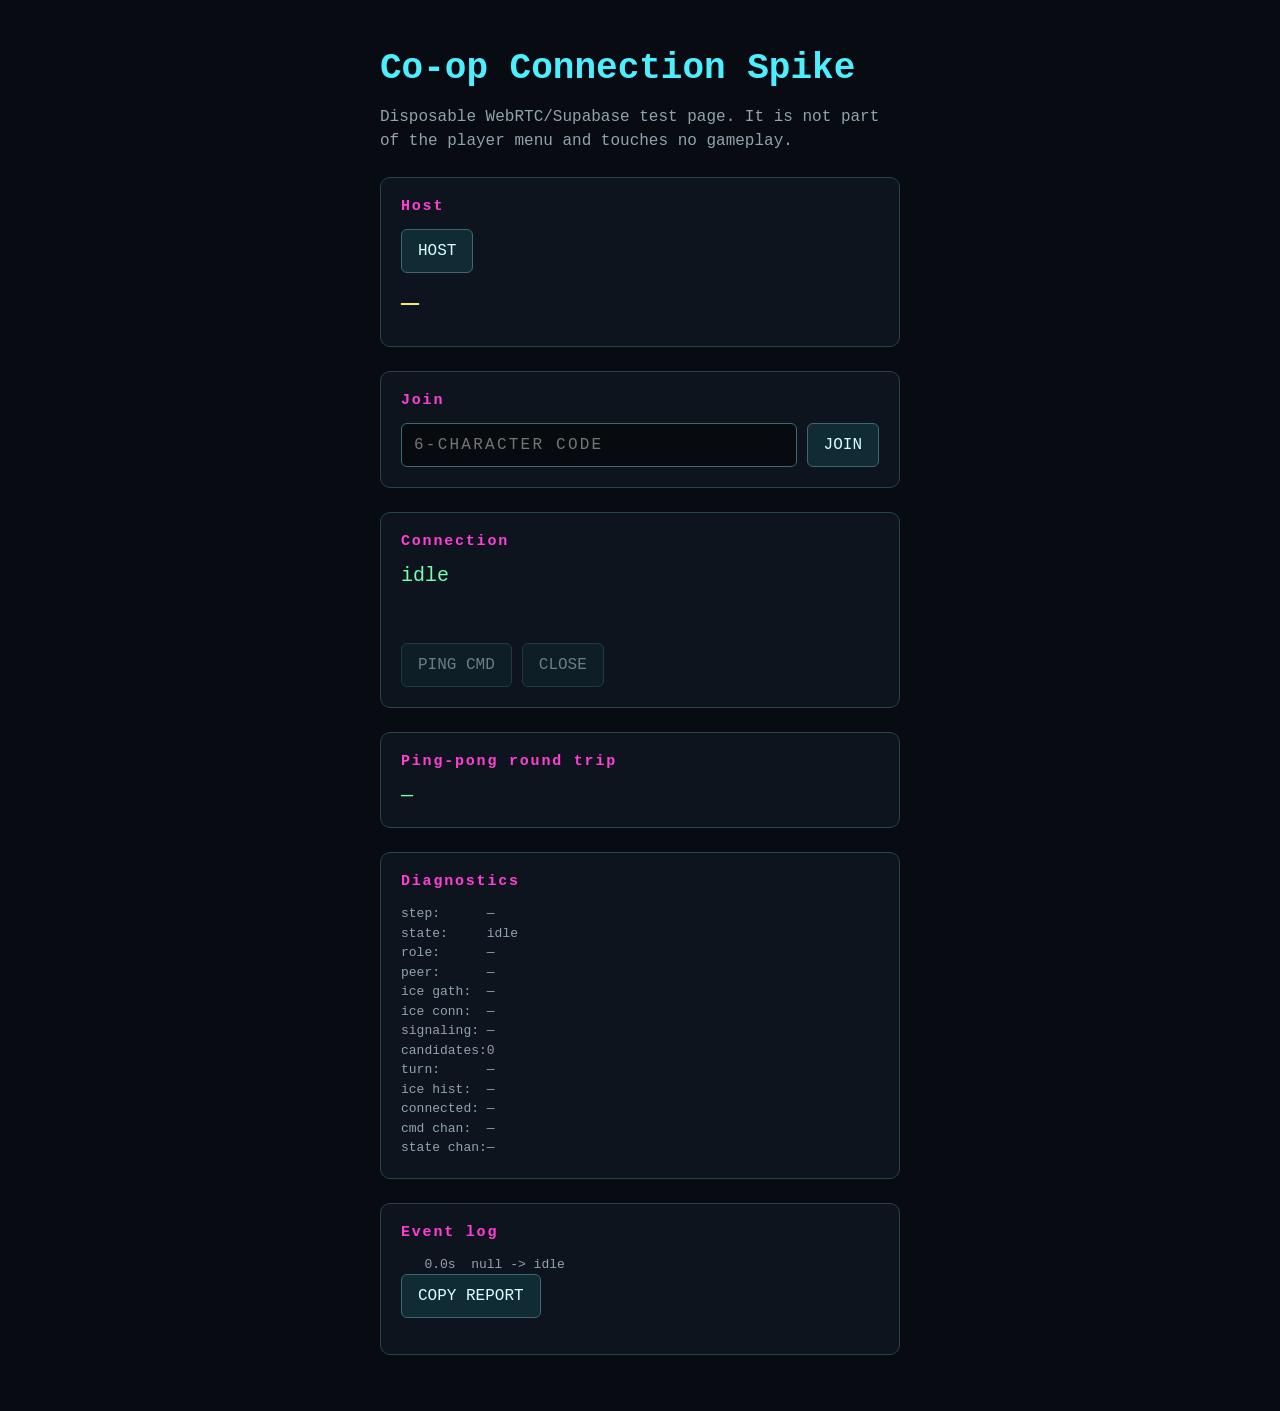
<file: geometric-td/coop-spike.html>
<!doctype html>
<html lang="en">
<head>
  <meta charset="utf-8" />
  <meta name="viewport" content="width=device-width, initial-scale=1" />
  <meta name="color-scheme" content="dark" />
  <title>Geometric TD — Co-op Connection Spike</title>
  <style>
    :root { color-scheme: dark; font-family: ui-monospace, SFMono-Regular, Menlo, monospace; }
    * { box-sizing: border-box; }
    body { margin: 0; min-height: 100vh; background: #080b12; color: #e8fbff; }
    main { width: min(100% - 32px, 520px); margin: 0 auto; padding: 48px 0; }
    h1 { margin: 0 0 8px; color: #4defff; font-size: clamp(24px, 7vw, 36px); }
    .muted { color: #91a4ad; line-height: 1.5; }
    section { margin-top: 24px; padding: 20px; border: 1px solid #27434c; border-radius: 10px; background: #0d141e; }
    h2 { margin: 0 0 14px; font-size: 15px; letter-spacing: .12em; color: #ff3fd4; }
    .row { display: flex; gap: 10px; min-width: 0; }
    input, button { min-height: 44px; border: 1px solid #3d6874; border-radius: 6px; font: inherit; }
    input { min-width: 0; flex: 1; padding: 0 12px; background: #070b10; color: #fff; text-transform: uppercase; letter-spacing: .14em; }
    button { padding: 0 16px; background: #102b34; color: #dffcff; cursor: pointer; }
    button:disabled { cursor: not-allowed; opacity: .45; }
    output { display: block; }
    #room-code { min-height: 1.3em; margin-top: 14px; color: #ffe66d; font-size: 30px; letter-spacing: .18em; }
    #connection-state, #round-trip { color: #75ffb0; font-size: 20px; }
    #detail { min-height: 1.5em; overflow-wrap: anywhere; }
    /* This page does not load styles.css, so .hidden must be defined here. */
    .hidden { display: none; }
    pre { margin: 0; white-space: pre-wrap; overflow-wrap: anywhere; }
    #report-text {
      width: 100%; margin-top: 10px; padding: 10px; border: 1px solid #3d6874;
      border-radius: 6px; background: #070b10; color: #dffcff;
      font: inherit; font-size: 12px;
    }
  </style>
</head>
<body>
  <main>
    <h1>Co-op Connection Spike</h1>
    <p class="muted">Disposable WebRTC/Supabase test page. It is not part of the player menu and touches no gameplay.</p>

    <section>
      <h2>Host</h2>
      <button id="host-button" type="button">HOST</button>
      <output id="room-code" aria-live="polite">—</output>
    </section>

    <section>
      <h2>Join</h2>
      <div class="row">
        <input id="join-code" type="text" inputmode="text" autocapitalize="characters" autocomplete="off" spellcheck="false" aria-label="Room code" />
        <button id="join-button" type="button">JOIN</button>
      </div>
    </section>

    <section>
      <h2>Connection</h2>
      <output id="connection-state" aria-live="polite">idle</output>
      <p id="detail" class="muted" aria-live="polite"></p>
      <div class="row">
        <button id="ping-button" type="button" disabled>PING CMD</button>
        <button id="close-button" type="button" disabled>CLOSE</button>
      </div>
    </section>

    <section>
      <h2>Ping-pong round trip</h2>
      <output id="round-trip" aria-live="polite">—</output>
    </section>

    <!-- Phase 0 is a diagnosis exercise: a phone that only says "it didn't
         work" costs a whole test cycle. This names the failing step. -->
    <section>
      <h2>Diagnostics</h2>
      <pre id="diagnostics" class="muted">—</pre>
    </section>

    <!-- The timeline is the point. A connection that works and then dies a
         minute later is only diagnosable if you can see how long it lasted
         and what state it passed through on the way down. -->
    <section>
      <h2>Event log</h2>
      <pre id="event-log" class="muted">—</pre>
      <div class="row">
        <button id="copy-button" type="button">COPY REPORT</button>
      </div>
      <p id="copy-status" class="muted" aria-live="polite"></p>
      <!-- Fallback when the clipboard is unavailable: the assembled report
           has to exist somewhere selectable, or "copy it manually" is advice
           with nothing to act on. -->
      <textarea id="report-text" class="hidden" readonly rows="12"
                aria-label="Diagnostic report"></textarea>
    </section>
  </main>

  <script type="module">
    import { COOP } from "./src/config.js";
    // NAMESPACE import, deliberately — do not switch this back to named
    // imports. A named import of an export the loaded net.js does not have is
    // a LINK-TIME error: the whole module script fails to instantiate, no
    // listeners attach, and every button on this page goes silently dead.
    // That is not hypothetical — it happened on a real device, when a phone
    // paired this page with a cached older net.js after a push (the
    // stale-module mixing HANDOFF.md warns about). A namespace import
    // degrades to `undefined` instead of killing the page.
    import * as net from "./src/net.js";

    const { closeSession, hostSession, joinSession, onConnectionState, onMessage, sendMessage } = net;

    // Poll rather than subscribe: these are peer-connection internals, not
    // connection-state transitions, and they change without any state change
    // (which is exactly the stall we are hunting).
    const diagnosticsBox = document.querySelector("#diagnostics");
    setInterval(() => {
      if (typeof net.getDiagnostics !== "function") {
        diagnosticsBox.textContent =
          "diagnostics unavailable — net.js is older than this page.\n" +
          "Hard-refresh to clear a cached module.";
        return;
      }
      const d = net.getDiagnostics();
      diagnosticsBox.textContent =
        `step:      ${d.step ?? "—"}\n` +
        `state:     ${d.state}\n` +
        `role:      ${d.role ?? "—"}\n` +
        `peer:      ${d.peer ?? "—"}\n` +
        `ice gath:  ${d.iceGathering ?? "—"}\n` +
        `ice conn:  ${d.iceConnection ?? "—"}\n` +
        `signaling: ${d.signaling ?? "—"}\n` +
        `candidates:${d.localCandidates ?? 0}` +
        (d.candidateTypes
          ? ` (host ${d.candidateTypes.host}${d.candidateTypes.mdns ? `/${d.candidateTypes.mdns} mDNS` : ""}` +
            `, srflx ${d.candidateTypes.srflx}, relay ${d.candidateTypes.relay})`
          : "") + "\n" +
        `turn:      ${d.turnStatus ?? "—"}\n` +
        `ice hist:  ${(d.iceHistory || []).join(" > ") || "—"}\n` +
        (d.iceErrors && d.iceErrors.length ? `ice errs:  ${d.iceErrors.join(" | ")}\n` : "") +
        `connected: ${d.connectedSeconds != null ? d.connectedSeconds + "s" : "—"}\n` +
        `cmd chan:  ${d.channels?.cmd ?? "—"}\n` +
        `state chan:${d.channels?.state ?? "—"}` +
        (d.stale ? "\n\n(session ended — values are the last known)" : "");
    }, 500);

    const hostButton = document.querySelector("#host-button");
    const joinButton = document.querySelector("#join-button");
    const joinCode = document.querySelector("#join-code");
    const roomCode = document.querySelector("#room-code");
    const connectionState = document.querySelector("#connection-state");
    const detail = document.querySelector("#detail");
    const pingButton = document.querySelector("#ping-button");
    const closeButton = document.querySelector("#close-button");
    const roundTrip = document.querySelector("#round-trip");

    joinCode.maxLength = COOP.roomCodeLength;
    joinCode.placeholder = `${COOP.roomCodeLength}-character code`;

    let pingSequence = 0;
    const pendingPings = new Map();

    hostButton.addEventListener("click", async () => {
      resetReadouts();
      try {
        const pending = hostSession();
        roomCode.textContent = pending.code;
        await pending;
      } catch (error) {
        detail.textContent = error.message;
      }
    });

    joinButton.addEventListener("click", async () => {
      resetReadouts();
      try {
        await joinSession(joinCode.value);
      } catch (error) {
        detail.textContent = error.message;
      }
    });

    joinCode.addEventListener("input", () => {
      joinCode.value = joinCode.value.toUpperCase();
    });
    joinCode.addEventListener("keydown", (event) => {
      if (event.key === "Enter") joinButton.click();
    });

    pingButton.addEventListener("click", sendPing);
    closeButton.addEventListener("click", () => closeSession());

    const eventLogBox = document.querySelector("#event-log");
    const pageOpenedAt = Date.now();
    const eventLog = [];
    function logEvent(text) {
      const t = ((Date.now() - pageOpenedAt) / 1000).toFixed(1).padStart(6, " ");
      eventLog.push(`${t}s  ${text}`);
      eventLogBox.textContent = eventLog.join("\n");
    }

    onConnectionState((event) => {
      const connected = event.state === "connected";
      connectionState.textContent = event.state;
      // "disconnected" belongs in the re-enable list: without it a dropped
      // session leaves every button dead and the only way to retry is a
      // page reload.
      const idle = ["idle", "failed", "closed", "disconnected"].includes(event.state);
      hostButton.disabled = !idle;
      joinButton.disabled = !idle;
      joinCode.disabled = !idle;
      pingButton.disabled = !connected;
      closeButton.disabled = ["idle", "failed", "closed"].includes(event.state);
      if (event.error) detail.textContent = event.error;
      logEvent(
        `${event.previous} -> ${event.state}` + (event.error ? `  ERROR: ${event.error}` : "")
      );
      if (connected && event.previous !== "connected") sendPing();
    });

    onMessage(({ channel, data }) => {
      if (channel !== "cmd" || typeof data !== "string") return;
      let message;
      try {
        message = JSON.parse(data);
      } catch {
        return;
      }

      if (message.type === "ping") {
        sendMessage("cmd", { type: "pong", id: message.id });
        return;
      }
      if (message.type !== "pong" || !pendingPings.has(message.id)) return;

      const elapsed = performance.now() - pendingPings.get(message.id);
      pendingPings.delete(message.id);
      roundTrip.textContent = `${elapsed.toFixed(1)} ms`;
    });

    function sendPing() {
      const id = `${Date.now()}-${++pingSequence}`;
      pendingPings.set(id, performance.now());
      roundTrip.textContent = "measuring…";
      try {
        sendMessage("cmd", { type: "ping", id });
      } catch (error) {
        pendingPings.delete(id);
        detail.textContent = error.message;
      }
    }

    function resetReadouts() {
      pendingPings.clear();
      roundTrip.textContent = "—";
      detail.textContent = "";
    }

    // Reading a diagnostics panel off a phone screen and retyping it is
    // miserable and error-prone, and this whole phase runs on the quality of
    // what comes back from the device. One tap, one paste.
    const copyButton = document.querySelector("#copy-button");
    const copyStatus = document.querySelector("#copy-status");
    const reportText = document.querySelector("#report-text");
    copyButton.addEventListener("click", async () => {
      const report =
        `=== CO-OP SPIKE REPORT ===\n` +
        `when:  ${new Date().toISOString()}\n` +
        `agent: ${navigator.userAgent}\n\n` +
        `--- diagnostics ---\n${diagnosticsBox.textContent}\n\n` +
        `--- event log ---\n${eventLogBox.textContent}\n\n` +
        `--- detail ---\n${detail.textContent || "(none)"}\n`;
      // Always render it, then try the clipboard. If the clipboard is
      // unavailable the report is already on screen and selectable.
      reportText.value = report;
      try {
        await navigator.clipboard.writeText(report);
        copyStatus.textContent = "Copied — paste it into the chat.";
        reportText.classList.add("hidden");
      } catch {
        copyStatus.textContent = "Clipboard blocked — select the text below and copy it.";
        reportText.classList.remove("hidden");
        reportText.focus();
        reportText.select();
      }
    });

    // Tells the watchdog below that the module actually ran.
    window.__spikeReady = true;
  </script>

  <!-- Watchdog. A CLASSIC script, not a module, so it runs even when the
       module script above fails to instantiate. If a module fails to link
       (a missing export, a stale cached net.js, a syntax error), the browser
       reports it only in the console and every button silently stops
       working — which on a phone is indistinguishable from "the page is
       broken". This turns that into a visible message. -->
  <script>
    setTimeout(function () {
      if (window.__spikeReady) return;
      var box = document.getElementById("diagnostics");
      var msg =
        "PAGE SCRIPT FAILED TO LOAD.\n\n" +
        "The buttons on this page will do nothing.\n" +
        "Almost always a stale cached module after a deploy.\n\n" +
        "Fix: hard-refresh. On iOS Safari, Settings > Apps > Safari >\n" +
        "Clear History and Website Data, or open the page in a\n" +
        "Private tab.";
      if (box) {
        box.textContent = msg;
        box.style.color = "#ff6b6b";
      }
      var detail = document.getElementById("detail");
      if (detail) detail.textContent = "Page script failed to load — see Diagnostics.";
    }, 2000);
  </script>
</body>
</html>
</file>
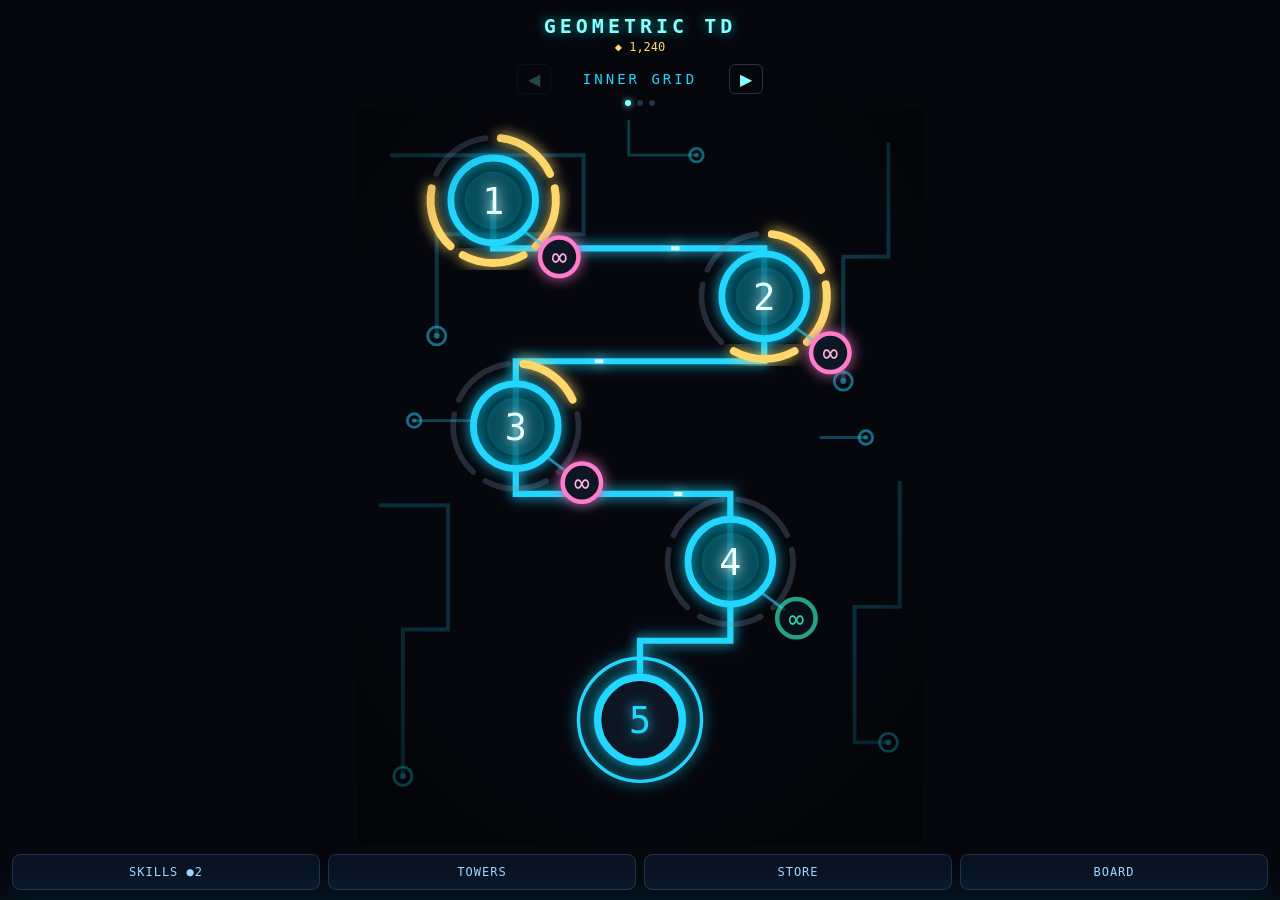
<file: geometric-td/mockups/circuit-menu-mockup.html>
<!DOCTYPE html>
<html lang="en">
<head>
<meta charset="utf-8">
<meta name="viewport" content="width=device-width, initial-scale=1, viewport-fit=cover">
<title>Circuit Menu Mockup — Geometric TD</title>
<style>
  :root {
    --bg: #05070d;
    --text: #cfe8ff;
    --dim: #5a6b80;
  }
  * { box-sizing: border-box; margin: 0; padding: 0; -webkit-tap-highlight-color: transparent; }
  html, body { height: 100%; }
  body {
    background: var(--bg);
    color: var(--text);
    font-family: "SF Mono", ui-monospace, Menlo, Consolas, monospace;
    display: flex; flex-direction: column;
    overflow: hidden;
    user-select: none;
  }

  header { text-align: center; padding: 14px 0 4px; }
  header h1 { font-size: 20px; letter-spacing: 4px; color: #8ff; text-shadow: 0 0 12px rgba(0,255,255,.6); }
  header .shards { font-size: 12px; color: #ffd76a; margin-top: 2px; }

  .world-nav {
    display: flex; align-items: center; justify-content: center; gap: 14px;
    padding: 6px 0;
  }
  .world-nav button {
    background: none; border: 1px solid #234; color: #8ff; font-size: 16px;
    width: 34px; height: 30px; border-radius: 6px; cursor: pointer;
  }
  .world-nav button:disabled { opacity: .25; }
  #world-name { font-size: 14px; letter-spacing: 3px; min-width: 150px; text-align: center; }
  .dots { display: flex; gap: 6px; justify-content: center; padding-bottom: 4px; }
  .dots span { width: 6px; height: 6px; border-radius: 50%; background: #234; }
  .dots span.active { background: #8ff; box-shadow: 0 0 6px #8ff; }

  #board-wrap { flex: 1; position: relative; overflow: hidden; }
  #board-wrap svg { width: 100%; height: 100%; display: block; touch-action: pan-y; }

  footer {
    display: flex; gap: 8px; padding: 10px 12px calc(10px + env(safe-area-inset-bottom));
  }
  footer button {
    flex: 1; background: #0a1220; border: 1px solid #1c3550; color: #9fd6ff;
    padding: 10px 0; border-radius: 8px; font-family: inherit; font-size: 12px;
    letter-spacing: 1px;
  }

  /* ---------- bottom sheet ---------- */
  #sheet-veil {
    position: fixed; inset: 0; background: rgba(0,0,0,.55);
    opacity: 0; pointer-events: none; transition: opacity .2s;
  }
  #sheet-veil.open { opacity: 1; pointer-events: auto; }
  #sheet {
    position: fixed; left: 0; right: 0; bottom: 0;
    background: #070d18; border-top: 1px solid #1c3550;
    border-radius: 16px 16px 0 0;
    padding: 16px 18px calc(18px + env(safe-area-inset-bottom));
    transform: translateY(105%); transition: transform .25s cubic-bezier(.2,.8,.25,1);
    max-height: 72vh; overflow-y: auto;
    box-shadow: 0 -8px 40px rgba(0,200,255,.12);
  }
  #sheet.open { transform: translateY(0); }
  #sheet h2 { font-size: 16px; letter-spacing: 2px; margin-bottom: 2px; }
  #sheet .lvl-tag { font-size: 10px; color: var(--dim); letter-spacing: 2px; margin-bottom: 8px; }
  #sheet p.desc { font-size: 12px; line-height: 1.5; color: #9ab4cc; margin-bottom: 12px; }
  .status-row { display: flex; gap: 8px; margin-bottom: 12px; flex-wrap: wrap; }
  .chip {
    font-size: 10px; letter-spacing: 1px; padding: 4px 8px; border-radius: 20px;
    border: 1px solid #234; color: var(--dim);
  }
  .chip.on { border-color: #2fd6a8; color: #2fd6a8; box-shadow: 0 0 8px rgba(47,214,168,.35); }
  .chip.gold { border-color: #ffd76a; color: #ffd76a; }

  .mile-head { font-size: 11px; letter-spacing: 2px; color: #8ff; margin: 10px 0 6px; }
  .mile { display: flex; align-items: center; gap: 10px; padding: 5px 0; font-size: 11px; }
  .mile .tick {
    width: 14px; height: 14px; border-radius: 50%; flex: none;
    border: 1.5px solid #2a3a50; position: relative;
  }
  .mile.done .tick { border-color: #ffd76a; background: radial-gradient(circle, #ffd76a 40%, transparent 70%); box-shadow: 0 0 8px rgba(255,215,106,.6); }
  .mile .m-label { color: #9ab4cc; }
  .mile.done .m-label { color: #ffe9b0; }
  .mile .m-reward { margin-left: auto; color: var(--dim); }
  .mile.done .m-reward { color: #ffd76a; }

  .sheet-buttons { display: flex; gap: 10px; margin-top: 14px; }
  .sheet-buttons button {
    flex: 1; padding: 12px 0; border-radius: 8px; font-family: inherit;
    font-size: 13px; letter-spacing: 2px; border: 1px solid;
  }
  .play-btn { background: rgba(0,255,255,.08); border-color: #0ff; color: #aff; text-shadow: 0 0 8px #0ff; }
  .endless-btn { background: rgba(255,120,220,.08); border-color: #f7c; color: #fbd; }
  .endless-btn:disabled { opacity: .3; }

  @keyframes nodePulse { 0%,100% { opacity: .35; } 50% { opacity: 1; } }
  @keyframes flowDash { to { stroke-dashoffset: -40; } }
  .trace-flow { animation: flowDash 2.2s linear infinite; }
  .frontier-pulse { animation: nodePulse 1.6s ease-in-out infinite; }
</style>
</head>
<body>
<header>
  <h1>GEOMETRIC TD</h1>
  <div class="shards">◆ 1,240</div>
</header>
<div class="world-nav">
  <button id="prev">◀</button>
  <div id="world-name">INNER GRID</div>
  <button id="next">▶</button>
</div>
<div class="dots" id="dots"></div>
<div id="board-wrap"></div>
<footer>
  <button>SKILLS ●2</button><button>TOWERS</button><button>STORE</button><button>BOARD</button>
</footer>

<div id="sheet-veil"></div>
<div id="sheet"></div>

<script>
// ---------------- mock data ----------------
// state: "cleared" | "frontier" (next to play) | "locked"
// endless: unlocked when cleared. milestones: done/total
const WORLDS = [
  {
    name: "INNER GRID", accent: "#22d6ff", accent2: "#2fd6a8",
    style: "grid",
    levels: [
      { n: 1,  name: "First Contact",  state: "cleared", best: 34, miles: 4, total: 5,
        desc: "A gentle serpentine through the inner lattice. Grunts only — learn the grid, plant your first Laser." },
      { n: 2,  name: "Signal Breach",  state: "cleared", best: 21, miles: 3, total: 5,
        desc: "Fast movers slip through a chevron zigzag. Lasers shred them — if they can reach." },
      { n: 3,  name: "Dark Relay",     state: "cleared", best: 12, miles: 1, total: 5,
        desc: "Armored crawlers on a perimeter grand tour. Lasers bounce off — bring Pulse." },
      { n: 4,  name: "Split Second",   state: "cleared", best: 0,  miles: 0, total: 5,
        desc: "Splitters double on death down a staircase path. Splash damage or drown in fragments." },
      { n: 5,  name: "Core Siege",     state: "frontier", best: 0, miles: 0, total: 5,
        desc: "The first boss stands at the end of a triple spiral. Only the interior pockets hold. Clearing this unlocks the RAILGUN." },
    ],
  },
  {
    name: "OUTER VOID", accent: "#ff9d3c", accent2: "#ffd76a",
    style: "diagonal",
    levels: [
      { n: 6,  name: "Ember Relay",       state: "cleared", best: 18, miles: 2, total: 20,
        desc: "Beyond the grid the paths burn. Regenerators appear — sustained Railgun fire stops the healing." },
      { n: 7,  name: "Toxic Sink",        state: "frontier", best: 0, miles: 0, total: 20,
        desc: "A vertical comb drips with splitter swarms. Pulse and patience." },
      { n: 8,  name: "Ultraviolet Maze",  state: "locked", best: 0, miles: 0, total: 20,
        desc: "Full-width maze sweeps under UV light. Everything is faster here." },
      { n: 9,  name: "Glacier Run",       state: "locked", best: 0, miles: 0, total: 20,
        desc: "Long frozen straights — Railgun heaven, if you aim down the lanes." },
      { n: 10, name: "Solar Core",        state: "locked", best: 0, miles: 0, total: 20,
        desc: "The void's furnace. Survive it to unlock the ROCKET LAUNCHER." },
    ],
  },
  {
    name: "PRISM DEEP", accent: "#e05cff", accent2: "#ff5ca8",
    style: "prism",
    levels: [
      { n: 11, name: "Crimson Vein",   state: "locked", best: 0, miles: 0, total: 5, desc: "Single-hue depths. A bottom-entry spiral of blood-red light." },
      { n: 12, name: "Abyssal Teal",   state: "locked", best: 0, miles: 0, total: 5, desc: "Step cascades in cold teal. Armored columns march in pairs." },
      { n: 13, name: "Violet Pulse",   state: "locked", best: 0, miles: 0, total: 5, desc: "A plus-detour pulsing violet. Regenerator bosses on cadence." },
      { n: 14, name: "Silver Null",    state: "locked", best: 0, miles: 0, total: 5, desc: "A switchback ladder in dead silver. Everything resists something." },
      { n: 15, name: "Prismatic Core", state: "locked", best: 0, miles: 0, total: 5, desc: "The final chamber. All seven enemy forms, all at once." },
    ],
  },
];

// Node positions per world (viewBox 0..100 x 0..130) — winding top→bottom.
const LAYOUTS = [
  [ {x:24,y:16},{x:72,y:33},{x:28,y:56},{x:66,y:80},{x:50,y:108} ],
  [ {x:70,y:14},{x:24,y:36},{x:62,y:58},{x:30,y:84},{x:68,y:108} ],
  [ {x:50,y:14},{x:22,y:42},{x:78,y:42},{x:32,y:84},{x:64,y:104} ],
];

let cur = 0;
const wrap = document.getElementById("board-wrap");
const sheet = document.getElementById("sheet");
const veil = document.getElementById("sheet-veil");

function esc(s){ return s.replace(/&/g,"&amp;").replace(/</g,"&lt;"); }

// ---- decorative circuit traces, per world style ----
function decoTraces(style, a) {
  const seg = [];
  const line = (d, w, o, cls="") =>
    seg.push(`<path d="${d}" fill="none" stroke="${a}" stroke-width="${w}" opacity="${o}" stroke-linecap="round" class="${cls}" ${cls?'stroke-dasharray="3 9"':''}/>`);
  const pad = (x,y,r,o)=> seg.push(`<circle cx="${x}" cy="${y}" r="${r}" fill="none" stroke="${a}" stroke-width=".5" opacity="${o}"/><circle cx="${x}" cy="${y}" r="${r*0.35}" fill="${a}" opacity="${o*0.8}"/>`);
  const hex = (x,y,r,o)=>{ let p=""; for(let i=0;i<6;i++){const t=Math.PI/3*i-Math.PI/6; p+=(i?"L":"M")+(x+r*Math.cos(t)).toFixed(1)+" "+(y+r*Math.sin(t)).toFixed(1);} seg.push(`<path d="${p}Z" fill="none" stroke="${a}" stroke-width=".5" opacity="${o}"/>`); };

  if (style === "grid") {
    // orthogonal PCB traces with 90° bends + via pads
    line("M6 8 H40 V22 H14 V40", .7, .22); pad(14,40,1.6,.5);
    line("M94 6 V26 H86 V48", .7, .22); pad(86,48,1.6,.5);
    line("M4 70 H16 V92 H8 V118", .7, .18); pad(8,118,1.6,.4);
    line("M96 66 V88 H88 V112 H94", .7, .18); pad(94,112,1.6,.4);
    line("M10 55 H20", .5, .3); pad(10,55,1.2,.5);
    line("M90 58 H82", .5, .3); pad(90,58,1.2,.5);
    line("M48 2 V8 H60", .5, .25); pad(60,8,1.2,.45);
  } else if (style === "diagonal") {
    // 45° amber traces + hex pads (void tech)
    line("M4 22 L18 8 H34", .7, .22); hex(4,22,2.2,.5);
    line("M96 30 L84 18 H70", .7, .22); hex(96,30,2.2,.5);
    line("M6 64 L18 52", .6, .25); hex(6,64,2,.45);
    line("M94 78 L82 66", .6, .25); hex(94,78,2,.45);
    line("M10 122 L26 106 H40", .7, .18); hex(10,122,2.2,.4);
    line("M92 118 L78 104", .6, .2); hex(92,118,2,.45);
    line("M50 2 L58 10", .5, .25); hex(50,2,1.8,.4);
  } else {
    // prism: radial shards + concentric arcs
    line("M50 64 L12 20", .5, .15); line("M50 64 L88 20", .5, .15);
    line("M50 64 L8 96", .5, .12); line("M50 64 L92 96", .5, .12);
    seg.push(`<circle cx="50" cy="64" r="44" fill="none" stroke="${a}" stroke-width=".4" opacity=".14"/>`);
    seg.push(`<circle cx="50" cy="64" r="55" fill="none" stroke="${a}" stroke-width=".4" opacity=".09"/>`);
    pad(12,20,1.6,.4); pad(88,20,1.6,.4); pad(8,96,1.4,.35); pad(92,96,1.4,.35);
  }
  return seg.join("");
}

// connector between two nodes, per world style
function connector(p1, p2, style) {
  if (style === "grid") {
    const my = (p1.y + p2.y) / 2;
    return `M${p1.x} ${p1.y} V${my} H${p2.x} V${p2.y}`;
  }
  if (style === "diagonal") {
    // 45° dogleg: vertical then diagonal into target
    const dx = p2.x - p1.x, sy = p2.y - Math.abs(dx);
    return `M${p1.x} ${p1.y} V${sy} L${p2.x} ${p2.y}`;
  }
  // prism: straight shard lines
  return `M${p1.x} ${p1.y} L${p2.x} ${p2.y}`;
}

// milestone tick ring around a node (works for 5 or 20 ticks)
function tickRing(x, y, r, done, total, color) {
  let out = "";
  const gapDeg = total > 10 ? 6 : 14;              // tighter ticks when 20
  const arc = 360 / total;
  for (let i = 0; i < total; i++) {
    const a0 = -90 + i * arc + gapDeg / 2, a1 = -90 + (i + 1) * arc - gapDeg / 2;
    const p = (a) => { const t = a * Math.PI / 180; return `${(x + r * Math.cos(t)).toFixed(2)} ${(y + r * Math.sin(t)).toFixed(2)}`; };
    const lit = i < done;
    out += `<path d="M${p(a0)} A${r} ${r} 0 0 1 ${p(a1)}" fill="none"
      stroke="${lit ? "#ffd76a" : "rgba(120,140,170,.28)"}" stroke-width="${lit ? 1.4 : 1}"
      stroke-linecap="round" ${lit ? `filter="url(#glow)"` : ""}/>`;
  }
  return out;
}

function render() {
  const w = WORLDS[cur];
  const pts = LAYOUTS[cur];
  document.getElementById("world-name").textContent = w.name;
  document.getElementById("world-name").style.color = w.accent;
  document.getElementById("prev").disabled = cur === 0;
  document.getElementById("next").disabled = cur === WORLDS.length - 1;
  document.getElementById("dots").innerHTML =
    WORLDS.map((_, i) => `<span class="${i === cur ? "active" : ""}"></span>`).join("");

  let svg = `<svg viewBox="0 0 100 130" xmlns="http://www.w3.org/2000/svg">
    <defs>
      <filter id="glow" x="-80%" y="-80%" width="260%" height="260%">
        <feGaussianBlur stdDeviation="1.1" result="b"/>
        <feMerge><feMergeNode in="b"/><feMergeNode in="SourceGraphic"/></feMerge>
      </filter>
      <radialGradient id="vign" cx="50%" cy="45%" r="75%">
        <stop offset="60%" stop-color="transparent"/><stop offset="100%" stop-color="rgba(0,0,0,.55)"/>
      </radialGradient>
    </defs>`;

  svg += decoTraces(w.style, w.accent);

  // connectors between consecutive levels
  for (let i = 0; i < pts.length - 1; i++) {
    const from = w.levels[i], d = connector(pts[i], pts[i + 1], w.style);
    const lit = from.state === "cleared";
    svg += `<path d="${d}" fill="none" stroke="${lit ? w.accent : "rgba(90,110,140,.35)"}"
      stroke-width="${lit ? 1.1 : .8}" ${lit ? `filter="url(#glow)"` : `stroke-dasharray="2 3"`}/>`;
    if (lit) // energy flowing along cleared traces
      svg += `<path d="${d}" fill="none" stroke="#ffffff" stroke-width=".7" opacity=".8"
        stroke-dasharray="1.5 38.5" class="trace-flow" filter="url(#glow)"/>`;
  }

  // level nodes
  w.levels.forEach((lv, i) => {
    const { x, y } = pts[i];
    const R = 7.5;
    svg += `<g data-i="${i}" style="cursor:pointer">`;
    // invisible fat hit target
    svg += `<circle cx="${x}" cy="${y}" r="13" fill="rgba(0,0,0,0)"/>`;

    if (lv.state === "locked") {
      svg += `<circle cx="${x}" cy="${y}" r="${R}" fill="#0a0f18" stroke="rgba(90,110,140,.5)" stroke-width=".8" stroke-dasharray="2 2"/>
        <text x="${x}" y="${y + 1.8}" text-anchor="middle" font-size="5" fill="rgba(120,140,170,.6)">🔒</text>`;
    } else if (lv.state === "frontier") {
      svg += `<circle cx="${x}" cy="${y}" r="${R + 3.4}" fill="none" stroke="${w.accent}" stroke-width=".6" class="frontier-pulse" filter="url(#glow)"/>
        <circle cx="${x}" cy="${y}" r="${R}" fill="#0a1220" stroke="${w.accent}" stroke-width="1.3" filter="url(#glow)"/>
        <text x="${x}" y="${y + 2.4}" text-anchor="middle" font-size="6.5" fill="${w.accent}" filter="url(#glow)" font-family="inherit">${lv.n}</text>`;
    } else { // cleared
      svg += tickRing(x, y, R + 3.6, lv.miles, lv.total, w.accent);
      svg += `<circle cx="${x}" cy="${y}" r="${R}" fill="rgba(0,60,70,.5)" stroke="${w.accent}" stroke-width="1.2" filter="url(#glow)"/>
        <circle cx="${x}" cy="${y}" r="${R - 2.4}" fill="${w.accent}" opacity=".18"/>
        <text x="${x}" y="${y + 2.4}" text-anchor="middle" font-size="6.5" fill="#eaffff" filter="url(#glow)">${lv.n}</text>`;
      // endless badge: ∞ pad wired off the node, gold when best>0
      const bx = x + R + 4.2, by = y + R + 2.5;
      svg += `<path d="M${x + R * 0.72} ${y + R * 0.72} L${bx - 2} ${by - 1.4}" stroke="${w.accent}" stroke-width=".5" opacity=".6"/>
        <circle cx="${bx}" cy="${by}" r="3.4" fill="#0a1220" stroke="${lv.best > 0 ? "#ff7ccb" : w.accent2}" stroke-width=".8" ${lv.best > 0 ? 'filter="url(#glow)"' : 'opacity=".75"'}/>
        <text x="${bx}" y="${by + 1.7}" text-anchor="middle" font-size="4.6" fill="${lv.best > 0 ? "#ffb3de" : w.accent2}">∞</text>`;
    }
    svg += `</g>`;
  });

  svg += `<rect x="0" y="0" width="100" height="130" fill="url(#vign)" pointer-events="none"/></svg>`;
  wrap.innerHTML = svg;

  wrap.querySelectorAll("g[data-i]").forEach((g) =>
    g.addEventListener("click", () => openSheet(w, w.levels[+g.dataset.i]))
  );
}

// ---------------- bottom sheet ----------------
const MILE_REWARDS_5 = ["◆ 100", "RARE LOOT", "◆ 350", "PRISMATIC LOOT", "SINGULARITY"];
const WAVES_5 = [10, 20, 35, 50, 75];

function openSheet(w, lv) {
  const cleared = lv.state === "cleared";
  const total = lv.total;
  let miles = "";
  for (let i = 0; i < total; i++) {
    const wave = total === 5 ? WAVES_5[i] : 5 + i * 5;
    const reward = total === 5 ? MILE_REWARDS_5[i] : (i % 2 ? "LOOT" : `◆ ${100 + i * 50}`);
    const done = i < lv.miles;
    miles += `<div class="mile ${done ? "done" : ""}">
      <div class="tick"></div>
      <span class="m-label">Reach wave ${wave}</span>
      <span class="m-reward">${reward}</span></div>`;
  }
  sheet.innerHTML = `
    <h2 style="color:${w.accent}">${esc(lv.name.toUpperCase())}</h2>
    <div class="lvl-tag">LEVEL ${lv.n} — ${w.name}</div>
    <p class="desc">${esc(lv.desc)}</p>
    <div class="status-row">
      <span class="chip ${cleared ? "on" : ""}">${cleared ? "✓ CLEARED" : lv.state === "frontier" ? "NOT CLEARED" : "🔒 LOCKED"}</span>
      <span class="chip ${cleared ? "on" : ""}">∞ ENDLESS ${cleared ? (lv.best ? "— BEST W" + lv.best : "UNLOCKED") : "LOCKED"}</span>
      ${cleared ? `<span class="chip gold">★ ${lv.miles}/${total} MILESTONES</span>` : ""}
    </div>
    ${cleared ? `<div class="mile-head">ENDLESS MILESTONES</div>${miles}` : `<p class="desc" style="color:#5a6b80">${lv.state === "locked" ? "Clear the previous level to unlock." : "Beat the campaign level to unlock Endless mode and its milestone rewards."}</p>`}
    <div class="sheet-buttons">
      <button class="play-btn" ${lv.state === "locked" ? "disabled" : ""}>▶ PLAY</button>
      <button class="endless-btn" ${cleared ? "" : "disabled"}>∞ ENDLESS</button>
    </div>`;
  sheet.classList.add("open");
  veil.classList.add("open");
}
veil.addEventListener("click", () => { sheet.classList.remove("open"); veil.classList.remove("open"); });

document.getElementById("prev").addEventListener("click", () => { if (cur > 0) { cur--; render(); } });
document.getElementById("next").addEventListener("click", () => { if (cur < 2) { cur++; render(); } });

// horizontal swipe between worlds
let x0 = null, y0 = null;
wrap.addEventListener("touchstart", (e) => { x0 = e.touches[0].clientX; y0 = e.touches[0].clientY; }, { passive: true });
wrap.addEventListener("touchend", (e) => {
  if (x0 == null) return;
  const dx = e.changedTouches[0].clientX - x0, dy = e.changedTouches[0].clientY - y0;
  if (Math.abs(dx) > 50 && Math.abs(dx) > Math.abs(dy) * 1.5) {
    if (dx < 0 && cur < 2) cur++; else if (dx > 0 && cur > 0) cur--;
    render();
  }
  x0 = null;
}, { passive: true });

render();
</script>
</body>
</html>
</file>
<file: geometric-td/styles.css>
/* ============================================================
   Geometric TD — portrait mobile layout
   Dark theme, neon accents, large touch targets.
   ============================================================ */

:root {
  /* Theme colors — tweak the whole look here */
  --bg: #05060f;
  --panel: #0b0e1e;
  --panel-border: #1c2340;
  --text: #cdd6ff;
  /* Secondary/label text. Was #5a668f (~3.4:1 contrast on --panel — the
     game-wide "hard to read" complaint, 2026-08-09); this reads clearly
     against --bg/--panel while staying one step dimmer than --text so the
     primary/secondary hierarchy doesn't flatten out. */
  --text-dim: #b9c2e8;
  --neon-cyan: #35e0ff;
  --neon-magenta: #ff3fd4;
  --neon-yellow: #ffe24a;
  --neon-red: #ff4a5e;
  --neon-green: #4affa1;
  --indy-color: #4affa1;   /* Indy-7 = the core's green */
  --brat-color: #ffe24a;   /* Bratwurst-XL = the portal's yellow */
}

* {
  margin: 0;
  padding: 0;
  box-sizing: border-box;
  -webkit-tap-highlight-color: transparent;
  user-select: none;
  -webkit-user-select: none;
}

html, body {
  height: 100%;
  background: var(--bg);
  color: var(--text);
  font-family: "SF Mono", "Cascadia Code", Menlo, Consolas, monospace;
  overflow: hidden;
  /* Respect iPhone notch / home indicator */
  padding: env(safe-area-inset-top) env(safe-area-inset-right)
           env(safe-area-inset-bottom) env(safe-area-inset-left);
}

#app {
  display: flex;
  flex-direction: column;
  height: 100%;
  max-width: 560px;      /* keeps it phone-shaped on desktop */
  margin: 0 auto;
}

/* ---------- Top HUD ---------- */

#hud {
  display: flex;
  justify-content: space-around;
  align-items: center;
  padding: 5px 2px;
  background: var(--panel);
  border-bottom: 1px solid var(--panel-border);
  flex: 0 0 auto;
}

/* The top HUD (credits/wave/core/skills + speed controls) is only
   meaningful during a battle — hidden on the home screen and in menus. */
#hud.hidden { display: none; }

#coop-debug-bar {
  flex: 0 0 auto;
  padding: 3px 8px;
  text-align: center;
  background: var(--bg);
  border-bottom: 1px dashed var(--neon-magenta);
}

#coop-debug-bar.hidden { display: none; }

#coop-debug-switch {
  width: 100%;
  min-width: 0;
  padding: 4px 8px;
  color: var(--neon-magenta);
  border: 1px solid var(--neon-magenta);
  background: transparent;
  font: inherit;
  font-size: 10px;
  letter-spacing: 1px;
}

.hud-item {
  display: flex;
  flex-direction: column;
  align-items: center;
  min-width: 56px;
}

.hud-label {
  font-size: 9px;
  letter-spacing: 2px;
  color: var(--text-dim);
}

.hud-value {
  font-size: 15px;
  font-weight: bold;
}

#hud-money .hud-value { color: var(--neon-yellow); text-shadow: 0 0 8px rgba(255, 226, 74, 0.5); }
#hud-wave  .hud-value { color: var(--neon-cyan);   text-shadow: 0 0 8px rgba(53, 224, 255, 0.5); }
#hud-core  .hud-value { color: var(--neon-green);  text-shadow: 0 0 8px rgba(74, 255, 161, 0.5); }
#hud-core .hud-value.danger { color: var(--neon-red); text-shadow: 0 0 8px rgba(255, 74, 94, 0.6); }

/* Credit Juice: pulsed on #money-value by ui.js updateHUD whenever CREDITS
   increases. The 420ms duration mirrors VFX.creditGain.hudPulseMs in
   config.js — keep them in sync if that knob changes. */
.credit-gain { animation: creditGainPulse 420ms ease-out; }
@keyframes creditGainPulse {
  0%   { color: var(--neon-yellow); text-shadow: 0 0 8px rgba(255, 226, 74, 0.5); transform: scale(1); }
  30%  { color: #fffef2; text-shadow: 0 0 26px rgba(255, 226, 74, 0.95), 0 0 10px rgba(255, 255, 255, 0.8); transform: scale(1.12); }
  100% { color: var(--neon-yellow); text-shadow: 0 0 8px rgba(255, 226, 74, 0.5); transform: scale(1); }
}
/* Reduced motion: keep the brightness bloom, drop the scale pop. */
@media (prefers-reduced-motion: reduce) {
  .credit-gain { animation-name: creditGainPulseReduced; }
}
@keyframes creditGainPulseReduced {
  0%   { color: var(--neon-yellow); text-shadow: 0 0 8px rgba(255, 226, 74, 0.5); }
  30%  { color: #fffef2; text-shadow: 0 0 26px rgba(255, 226, 74, 0.95), 0 0 10px rgba(255, 255, 255, 0.8); }
  100% { color: var(--neon-yellow); text-shadow: 0 0 8px rgba(255, 226, 74, 0.5); }
}

button.hud-item {
  background: none;
  border: 1px solid var(--panel-border);
  border-radius: 6px;
  padding: 4px 8px;
  font-family: inherit;
  cursor: pointer;
  min-width: 56px;
}

#skills-button .hud-value { color: var(--neon-magenta); text-shadow: 0 0 8px rgba(255, 63, 212, 0.5); }

/* Real co-op HUD: the account-wide skill button and the three local clock
   controls leave, but #speed-controls itself stays because it owns EXIT. */
#coop-presence {
  display: none;
  min-width: 0;
  align-items: center;
  justify-content: center;
}
#coop-presence-pips {
  display: flex;
  align-items: center;
  justify-content: center;
  gap: var(--coop-pip-gap);
  min-width: 0;
}
.coop-presence-pip {
  width: var(--coop-pip-size);
  height: var(--coop-pip-size);
  flex: 0 0 var(--coop-pip-size);
  display: inline-flex;
  align-items: center;
  justify-content: center;
  border: 1px solid var(--owner-color);
  border-radius: 50%;
  background: var(--owner-color);
  color: var(--bg);
  font-size: 9px;
  font-weight: 900;
  line-height: 1;
}
.coop-presence-pip.local {
  box-shadow:
    0 0 0 var(--coop-local-outline) #fff,
    0 0 8px var(--owner-color);
}
#hud.coop-active #skills-button,
#hud.coop-active #speed-slow,
#hud.coop-active #speed-pause,
#hud.coop-active #speed-fast { display: none; }
#hud.coop-active #coop-presence { display: flex; }
#hud.coop-active .exit-btn { margin-left: 0; }

/* ---------- Speed controls ---------- */

#speed-controls {
  display: flex;
  gap: 2px;
}

.speed-btn {
  width: 30px;
  height: 30px;
  font-family: inherit;
  font-size: 10px;
  background: var(--bg);
  color: var(--text-dim);
  border: 1px solid var(--panel-border);
  border-radius: 6px;
  cursor: pointer;
  display: flex;
  align-items: center;
  justify-content: center;
}

.speed-btn.active {
  color: var(--neon-cyan);
  border-color: var(--neon-cyan);
  box-shadow: 0 0 8px rgba(53, 224, 255, 0.4);
}

#speed-pause.active {
  color: var(--neon-yellow);
  border-color: var(--neon-yellow);
  box-shadow: 0 0 8px rgba(255, 226, 74, 0.4);
}

.exit-btn {
  margin-left: 3px;
  color: var(--neon-red);
  border-color: var(--neon-red);
}
.exit-btn:active { background: rgba(255, 74, 94, 0.15); }

/* ---------- Level select overlay ---------- */

#level-overlay {
  position: absolute;
  inset: 0;
  display: flex;
  flex-direction: column;
  align-items: center;
  justify-content: flex-start;   /* top-down: title, nav, list, pinned footer */
  gap: 12px;
  background: rgba(5, 6, 15, 0.94);
  padding: 16px 20px;
  z-index: 30;
}

#level-overlay.hidden { display: none; }

/* French runs longer: give the account-menu buttons a touch more room to
   fit words like TOURELLES / CLASSEMENT without clipping. English layout
   is untouched. Verified on a 375px viewport; widen scope here if a
   later phase surfaces another overflow. */
html[data-lang="fr"] .menu-actions-row .skill-entry span {
  letter-spacing: 0;
}
html[data-lang="fr"] .menu-actions-row .skill-entry > span:first-child {
  font-size: 12px;
}

#level-overlay h1 {
  font-size: 26px;
  letter-spacing: 5px;
  color: var(--neon-cyan);
  text-shadow: 0 0 16px rgba(53, 224, 255, 0.6);
  flex-shrink: 0;
}

#level-overlay p { color: var(--text-dim); font-size: 12px; letter-spacing: 2px; }

#shards-readout {
  font-size: 13px;
  letter-spacing: 1px;
  color: var(--neon-yellow);
  text-shadow: 0 0 8px rgba(255, 226, 74, 0.5);
  flex-shrink: 0;
}

/* Discreet centered build stamp below the menu actions. Keeping it in normal
   flex flow prevents the final button row from overlapping it on short screens. */
#version-tag {
  position: static;
  width: 100%;
  flex: 0 0 auto;
  font-size: 10px;
  line-height: 1;
  letter-spacing: 1px;
  color: var(--text-dim);
  opacity: 0.5;
  pointer-events: none;
  text-align: center;
  font-variant-numeric: tabular-nums;
}

/* ---------- Update nudge banner ---------- */
/* Fixed pill near the top; only visible when update.js detects a newer
   deployed build. Above every overlay so it's never hidden. */

#update-banner {
  position: fixed;
  top: calc(env(safe-area-inset-top) + 8px);
  left: 50%;
  transform: translateX(-50%);
  z-index: 100;
  display: flex;
  align-items: center;
  gap: 10px;
  max-width: calc(100% - 24px);
  padding: 8px 10px 8px 14px;
  background: rgba(5, 6, 15, 0.96);
  border: 1px solid var(--neon-green);
  border-radius: 999px;
  box-shadow: 0 0 16px rgba(74, 255, 161, 0.4);
  cursor: pointer;
}

#update-banner.hidden { display: none; }

#update-banner .update-text {
  font-size: 12px;
  letter-spacing: 1px;
  color: var(--neon-green);
  white-space: nowrap;
  overflow: hidden;
  text-overflow: ellipsis;
}

#update-banner .update-dismiss {
  flex-shrink: 0;
  width: 26px;
  height: 26px;
  border-radius: 50%;
  border: 1px solid var(--panel-border);
  background: none;
  color: var(--text-dim);
  font-family: inherit;
  font-size: 12px;
  cursor: pointer;
}

/* ---------- Live milestone toast (B5) ---------- */

#milestone-toast {
  position: fixed;
  top: 24%;
  left: 50%;
  z-index: 8; /* above the battle canvas, below the win/loss overlay (#overlay = 10) */
  transform: translate(-50%, -10px);
  max-width: calc(100% - 40px);
  padding: 10px 18px;
  text-align: center;
  font-size: 14px;
  font-weight: 700;
  letter-spacing: 2px;
  color: var(--neon-yellow);
  text-shadow: 0 0 10px rgba(255, 226, 74, 0.7);
  background: rgba(5, 6, 15, 0.92);
  border: 1px solid var(--neon-yellow);
  border-radius: 999px;
  box-shadow: 0 0 22px rgba(255, 226, 74, 0.45);
  pointer-events: none;
  opacity: 0;
  transition: opacity 0.28s ease, transform 0.28s ease;
}

#milestone-toast.hidden { display: none; }

#milestone-toast.show {
  opacity: 1;
  transform: translate(-50%, 0);
}

@media (prefers-reduced-motion: reduce) {
  #milestone-toast { transition: opacity 0.28s ease; transform: translate(-50%, 0); }
}

/* ---------- In-battle barks (P3-revival) ----------
   Non-blocking ticker pinned under the top HUD (mockup: IMG_2355). Unlike
   #milestone-toast above, this NEVER intercepts a tap (pointer-events:none,
   always) and sits at the very top of #game-area, not mid-screen — that
   was the whole reason the old toast-based P3 got reverted. */

#bark-ticker {
  position: absolute;
  top: 0; left: 0; right: 0;
  z-index: 8;              /* above canvas, below #overlay (10) / tutorial (9) */
  pointer-events: none;    /* CRITICAL: never intercept a tower-placement tap */
  padding: 6px 12px;
  text-align: left;
  font-size: 13px;
  line-height: 1.35;
  font-weight: 600;
  color: #fff;             /* body text is white */
  background: transparent; /* no slab */
  text-shadow: 0 0 6px rgba(0,0,0,0.95), 0 0 2px rgba(0,0,0,0.95); /* legible over the field */
  opacity: 0;
  transition: opacity 0.3s ease;
}
#bark-ticker.hidden { display: none; }
#bark-ticker.show { opacity: 1; }
.bark-name { font-weight: 800; }
.bark-name.hl-indy { color: var(--indy-color); text-shadow: 0 0 8px rgba(74,255,161,.5); }       /* Indy-7 = green (core) */
.bark-name.hl-villain { color: var(--brat-color); text-shadow: 0 0 8px rgba(255,226,74,.5); }     /* Bratwurst-XL = yellow (portal) */

@media (prefers-reduced-motion: reduce) {
  #bark-ticker { transition: opacity 0.28s ease; }
}

/* ---------- First-play tutorial (T4) ---------- */
/* z-index 9: above the HUD/tray (unpositioned, default stacking) and the
   milestone toast (8), below the win/loss overlay (#overlay = 10) — see
   index.html for the piece-by-piece breakdown. */

#tutorial-overlay {
  position: fixed;
  inset: 0;
  z-index: 9;
  pointer-events: none;
}
#tutorial-overlay.hidden { display: none; }

#tutorial-freeze-catcher {
  position: absolute;
  inset: 0;
  background: transparent;
  pointer-events: none;
}
/* Active on the two static steps (tap anywhere to continue). */
#tutorial-freeze-catcher.active { pointer-events: auto; }
/* Only the welcome step (no spotlight target) gets a flat dim backdrop —
   the blocked-tile callout instead relies on #tutorial-spotlight's own
   cutout dim so the highlighted tile itself stays clearly visible. */
#tutorial-freeze-catcher.dim { background: rgba(5, 6, 15, 0.72); }

#tutorial-card {
  position: absolute;
  /* Above the spotlight's dimming veil (z-index 1) so the guidance text
     floats bright ON the backdrop — the spotlight is an earlier-painting
     sibling whose 999px box-shadow would otherwise dim this card. */
  z-index: 2;
  left: 50%;
  width: 280px;
  max-width: calc(100% - 48px);
  padding: 16px 20px;
  text-align: center;
  background: var(--panel);
  border: 1px solid var(--neon-cyan);
  border-radius: 12px;
  box-shadow: 0 0 24px rgba(53, 224, 255, 0.35);
  pointer-events: none;
}

/* Modal placement (welcome / blocked-tile callout): centered card. */
#tutorial-card.modal {
  top: 50%;
  transform: translate(-50%, -50%);
}

/* Banner placement (tray/tile/wave-button spotlight steps): a compact
   pill pinned near the top, out of the way of the highlighted element.
   Constrained between the left edge and #tutorial-skip's reserved corner
   (instead of true 50% centering) so it can never grow into the skip
   button regardless of step text length. */
#tutorial-card.banner {
  /* Fallback placement; ui.js positionTutorialCard() floats it near the
     spotlighted target each frame. Inherits the base card's cyan border. */
  top: calc(env(safe-area-inset-top) + 14px);
  left: 12px;
  right: auto;
  transform: none;
  width: 230px;
  max-width: calc(100% - 24px);
  margin: 0;
  padding: 11px 16px;
}

#tutorial-card-text {
  color: var(--text);
  font-size: 14px;
  line-height: 1.5;
  letter-spacing: 0.3px;
}
#tutorial-card.banner #tutorial-card-text {
  color: var(--text);
  font-size: 12.5px;
  letter-spacing: 0.4px;
  white-space: normal;
}

#tutorial-card-cta {
  display: block;
  margin-top: 10px;
  color: var(--neon-cyan);
  font-size: 10px;
  letter-spacing: 1.5px;
  opacity: 0.85;
}
#tutorial-card-cta:empty { display: none; }

/* Indy-7 speaker row on the tutorial card (P5): his avatar + nameplate so the
   walkthrough reads as HIM talking. Shown on the roomy modal steps
   (welcome / blocked-tile); hidden on the compact spotlight banners. */
#tutorial-speaker-row {
  display: flex;
  align-items: center;
  justify-content: center;
  gap: 8px;
  margin-bottom: 9px;
}
#tutorial-avatar { flex: none; width: 34px; height: 34px; }
#tutorial-avatar svg { width: 34px; height: 34px; display: block; }
#tutorial-speaker {
  font-family: ui-monospace, "SF Mono", Menlo, Consolas, monospace;
  font-size: 12px; letter-spacing: 2px; font-weight: 800;
  color: var(--indy-color); text-shadow: 0 0 8px rgba(74, 255, 161, 0.5);
}
/* Compact nameplate on the banner steps (shown, not hidden — Indy narrates
   these too). */
#tutorial-card.banner #tutorial-speaker-row { margin-bottom: 6px; }
#tutorial-card.banner #tutorial-avatar,
#tutorial-card.banner #tutorial-avatar svg { width: 24px; height: 24px; }
#tutorial-card.banner #tutorial-speaker { font-size: 11px; }

/* Ring over the REAL target element, repositioned every frame (ui.js
   updateTutorialOverlay). The oversized box-shadow spread is the
   spotlight/cutout trick: it dims the whole screen while leaving the
   ring's own box (the actual tray chip / tile / wave button) clear. */
#tutorial-spotlight {
  position: absolute;
  /* The dimming backdrop layer: sits below the card + skip (z-index 2) so
     its 999px veil dims the game underneath but never the guidance UI. */
  z-index: 1;
  border: 2px solid var(--neon-yellow);
  border-radius: 10px;
  box-shadow: 0 0 0 999px rgba(5, 6, 15, 0.45), 0 0 16px rgba(255, 226, 74, 0.6);
  pointer-events: none;
  animation: tutorialSpotlightPulse 1.4s ease-in-out infinite;
}
#tutorial-spotlight.hidden { display: none; }

@keyframes tutorialSpotlightPulse {
  0%, 100% { box-shadow: 0 0 0 999px rgba(5, 6, 15, 0.45), 0 0 16px rgba(255, 226, 74, 0.6); }
  50%      { box-shadow: 0 0 0 999px rgba(5, 6, 15, 0.45), 0 0 26px rgba(255, 226, 74, 0.9); }
}

@media (prefers-reduced-motion: reduce) {
  #tutorial-spotlight { animation: none; }
}

#tutorial-skip {
  position: absolute;
  /* Above the spotlight's dimming veil (z-index 1), same layer as the
     card, so it reads as a live control in front — not greyed out behind
     the backdrop. */
  z-index: 2;
  top: calc(env(safe-area-inset-top) + 8px);
  right: 12px;
  pointer-events: auto;
  background: rgba(11, 14, 30, 0.95);
  color: var(--text);
  border: 1px solid var(--text-dim);
  border-radius: 999px;
  font-family: inherit;
  font-size: 10px;
  letter-spacing: 1px;
  padding: 6px 12px;
  cursor: pointer;
}
#tutorial-skip:active { background: var(--panel-border); }

/* ---------- Narrative onboarding (P1) ---------- */
/* First-load story intro: a full-screen modal card shown over the menu
   (never mid-battle), so it sits above the level-select overlay (30) and
   the management screens (40) but below the update nudge (100). Modeled
   on #tutorial-card's modal look. */

#story-overlay {
  position: fixed;
  inset: 0;
  z-index: 50;
  display: flex;
  align-items: center;
  justify-content: center;
  background: rgba(5, 6, 15, 0.88);
  padding: 24px;
}
#story-overlay.hidden { display: none; }
/* Enemy-intro cards cut a window in the veil (#story-spotlight below), which
   supplies its own dimming — the overlay's own wash has to step aside or the
   window would be dimmed too. The card then sits on the far side of the
   enemies instead of centring on top of the hole it just opened. */
#story-overlay.spotlighting { background: transparent; }
#story-overlay.spotlighting.card-below { align-items: flex-end; }
#story-overlay.spotlighting.card-above { align-items: flex-start; }
/* ui.js caps the card to the free gap beside the cutout; if copy ever
   outgrows that, it scrolls rather than creeping back over the enemies. */
#story-overlay.spotlighting #story-card { overflow-y: auto; }

/* The cutout itself: a transparent box whose enormous ring-shaped shadow IS
   the veil (same trick as #tutorial-spotlight). Positioned per-frame by
   ui.js updateStoryOverlay from the live enemies' bounding box. */
#story-spotlight {
  position: fixed;
  z-index: -1; /* behind #story-card, still above the page */
  border: 1px solid var(--neon-cyan);
  border-radius: 10px;
  box-shadow: 0 0 0 9999px rgba(5, 6, 15, 0.88), 0 0 18px rgba(53, 224, 255, 0.45);
  pointer-events: none;
}
#story-spotlight.hidden { display: none; }

#story-card {
  width: 100%;
  max-width: 320px;
  display: flex;
  flex-direction: column;
  align-items: stretch;
  gap: 14px;
  padding: 22px 20px;
  background: var(--panel);
  border: 1px solid var(--neon-cyan);
  border-radius: 12px;
  box-shadow: 0 0 24px rgba(53, 224, 255, 0.35);
}

/* Intro-only language pill under the welcome card (shown by ui.js on the
   intro's first card only). Same EN|FR segment styling as the retired
   home-screen pill, centered as the last child of the flex card. */
#story-lang-toggle {
  align-self: center;
  display: inline-flex;
  gap: 2px;
  padding: 3px;
  background: rgba(53, 224, 255, 0.08);
  border: 1px solid rgba(53, 224, 255, 0.35);
  border-radius: 999px;
  cursor: pointer;
  -webkit-tap-highlight-color: transparent;
}
#story-lang-toggle.hidden { display: none; }
#story-lang-toggle .lang-seg {
  font-size: 11px;
  letter-spacing: 1px;
  font-weight: 700;
  padding: 3px 9px;
  border-radius: 999px;
  color: var(--text-dim);
  transition: color 0.15s, background 0.15s;
}
html:not([data-lang="fr"]) #story-lang-toggle .lang-en,
html[data-lang="fr"] #story-lang-toggle .lang-fr {
  color: var(--bg);
  background: var(--neon-cyan);
  box-shadow: 0 0 8px rgba(53, 224, 255, 0.55);
}

#story-card-text {
  color: var(--text);
  font-size: 14px;
  line-height: 1.6;
  letter-spacing: 0.3px;
  text-align: left;
  white-space: pre-line; /* renders the copy's \n\n paragraph breaks */
}

/* Speaker nameplate + inline dialogue coloring (P1 color pass) — makes the
   story cards read as speech, not a wall of prose. */
#story-speaker-row { display: flex; align-items: center; gap: 10px; }
#story-avatar { flex: none; width: 38px; height: 38px; }
#story-avatar:empty { display: none; }
#story-avatar svg { width: 38px; height: 38px; display: block; }
/* Enemy-intro cards only: the described enemy marching across a dashed track,
   featured above the copy. Hidden entirely on every other story card. The
   marchers are phase-offset copies of ONE animation — each is a full-width
   rail, so translateX percentages are of the band, not the glyph. */
#story-enemy-parade,
#story-tower-demo {
  overflow: hidden;
  border-radius: 8px;
  border: 1px solid var(--panel-border);
  background: rgba(5, 6, 15, 0.6);
}
#story-enemy-parade {
  position: relative;
  /* Tall enough for the biggest enemy drawn at --glyph-tile (boss = 0.42 of
     a tile, so 0.84 of it) plus its glow. Set by ui.js renderEnemyParade
     from NARRATIVE.enemyIntro.glyphTilePx. */
  height: calc(var(--glyph-tile, 52px) + 12px);
}
#story-enemy-parade.hidden { display: none; }
#story-tower-demo {
  display: block;
  width: 100%;
  height: auto;
}
#story-tower-demo.hidden { display: none; }
/* First-Mastery gear showcase: a row of sample gear pieces, each tinted to its
   rarity (--rar, set inline by ui.js renderGearShowcase from RARITY_COLOR). */
#story-gear-showcase {
  display: flex;
  gap: 8px;
  justify-content: center;
  margin-top: 12px;
}
#story-gear-showcase.hidden { display: none; }
/* All four tiles are the SAME width — the showcase reads as a set, so equal
   sizing wins over fitting text (content-sizing was tried in `-11` and the
   ragged widths were rejected). Nothing in the tile competes for width now
   that the rarity name is gone. */
.gear-showcase-tile {
  flex: 1 1 0;
  min-width: 0;
  display: flex;
  flex-direction: column;
  align-items: center;
  gap: 4px;
  padding: 10px 4px 8px;
  border-radius: 8px;
  border: 1px solid var(--rar, var(--neon-cyan));
  background: rgba(5, 6, 15, 0.6);
  box-shadow: 0 0 10px -3px var(--rar, var(--neon-cyan)),
              inset 0 0 14px -8px var(--rar, var(--neon-cyan));
  animation: gearShowcasePop 340ms cubic-bezier(.2, .9, .3, 1.2) both;
}
.gear-showcase-tile .glyph { width: 40px; height: 40px; }
/* The stat is the tile's ONLY caption. The rarity NAME was removed outright
   (see ui.js renderGearShowcase): "SINGULARITY" can't fit an equal-width tile
   in this card's ~278px column at a legible size, and it crowded the tile
   edges even when it technically fit. The rarity-colored border/glow already
   carries the meaning. Wraps, because "+FIRE RATE" on one line is wider than
   its own tile. */
.gear-showcase-stat {
  font-size: 10px;
  color: var(--text-dim);
  letter-spacing: 0.03em;
  text-align: center;
}
@keyframes gearShowcasePop {
  from { opacity: 0; transform: translateY(8px) scale(0.9); }
  to   { opacity: 1; transform: translateY(0) scale(1); }
}
@media (prefers-reduced-motion: reduce) {
  .gear-showcase-tile { animation: none; }
}
/* The track they march along — echoes the level path, tinted to the enemy's
   own color (--parade-color, set inline by ui.js renderEnemyParade). */
#story-enemy-parade::after {
  content: "";
  position: absolute;
  left: 0; right: 0; top: 50%;
  border-top: 1px dashed var(--parade-color, var(--neon-cyan));
  opacity: 0.35;
}
.enemy-marcher {
  position: absolute;
  top: 0; bottom: 0; left: 0;
  width: 100%;
  animation-name: enemyMarch;
  animation-timing-function: linear;
  animation-iteration-count: infinite;
}
/* The glyph's viewBox is one tile, so sizing the box to --glyph-tile makes
   every enemy come out at its true tile-relative size. */
.enemy-marcher svg {
  position: absolute;
  top: 50%;
  left: 0;
  width: var(--glyph-tile, 52px);
  height: var(--glyph-tile, 52px);
  margin-top: calc(var(--glyph-tile, 52px) / -2);
}
@keyframes enemyMarch {
  from { transform: translateX(-14%); }
  to   { transform: translateX(114%); }
}
@media (prefers-reduced-motion: reduce) {
  /* ui.js parks them at fixed offsets instead; kill the animation outright
     so the inline transform isn't fighting a running keyframe. */
  .enemy-marcher { animation: none; }
}
#story-speaker {
  font-size: 11px;
  font-weight: 700;
  letter-spacing: 2px;
  text-transform: uppercase;
  color: var(--neon-cyan);
  text-shadow: 0 0 8px rgba(53, 224, 255, 0.5);
}
/* Speaker-code coloring (P2): #story-speaker gets hl-indy/hl-villain added/
   removed as the active card's speaker changes (world-end Bratwurst-XL
   lines). hl-indy matches the element's own default cyan; kept explicit so
   add/remove is symmetrical. */
#story-speaker.hl-indy { color: var(--indy-color); text-shadow: 0 0 8px rgba(74,255,161,.5); }
#story-speaker.hl-villain { color: var(--brat-color); text-shadow: 0 0 8px rgba(255,226,74,.5); }
#story-card-text .hl-indy { color: var(--indy-color); text-shadow: 0 0 8px rgba(74,255,161,.5); }
#story-card-text .hl-villain { color: var(--brat-color); text-shadow: 0 0 6px rgba(255,226,74,.4); }
#story-card-text .hl-name { color: var(--neon-yellow); font-weight: 700; text-shadow: 0 0 6px rgba(255, 226, 74, 0.4); }
/* Enemy-intro weak/resist tag line — the actionable half of the card. */
#story-card-text .hl-weak { color: var(--neon-green); font-weight: 700; text-shadow: 0 0 6px rgba(74, 255, 161, 0.4); }
#story-card-text .hl-resist { color: var(--neon-red); font-weight: 700; text-shadow: 0 0 6px rgba(255, 74, 94, 0.4); }
#story-card-text .hl-term {
  color: var(--neon-green);
  font-family: ui-monospace, "SF Mono", Menlo, Consolas, monospace;
  font-size: 12px;
  letter-spacing: 0.5px;
}
#story-card-text .hl-code {
  font-family: ui-monospace, "SF Mono", Menlo, Consolas, monospace;
  color: var(--text-dim);
  font-size: 12px;
}

#story-name-input {
  font-family: inherit;
  font-size: 16px; /* >=16px stops iOS Safari from zooming on focus */
  letter-spacing: 1px;
  padding: 0 12px;
  min-height: 44px;
  background: var(--bg);
  color: var(--text);
  border: 1px solid var(--neon-yellow);
  border-radius: 6px;
}
#story-name-input.hidden { display: none; }
#story-name-input::placeholder { color: var(--text-dim); }

#story-card-cta {
  font-family: inherit;
  font-size: 13px;
  letter-spacing: 1.5px;
  min-height: 48px;
  padding: 6px 10px;
  background: var(--bg);
  color: var(--neon-cyan);
  border: 1px solid var(--neon-cyan);
  border-radius: 6px;
  cursor: pointer;
  text-shadow: 0 0 6px rgba(53, 224, 255, 0.5);
}
#story-card-cta:active { background: var(--panel-border); }

#story-skip {
  position: absolute;
  top: calc(env(safe-area-inset-top) + 8px);
  right: 12px;
  pointer-events: auto;
  background: rgba(11, 14, 30, 0.95);
  color: var(--text);
  border: 1px solid var(--text-dim);
  border-radius: 999px;
  font-family: inherit;
  font-size: 10px;
  letter-spacing: 1px;
  padding: 6px 12px;
  cursor: pointer;
}
#story-skip:active { background: var(--panel-border); }

@media (prefers-reduced-motion: reduce) {
  #story-overlay, #story-card { transition: none; }
}

/* Home-screen "WELCOME BACK, {NAME}" line — only shown once a name is set. */
#welcome-back {
  font-size: 12px;
  letter-spacing: 1px;
  color: var(--text-dim);
  flex-shrink: 0;
}
#welcome-back.hidden { display: none; }

/* ---------- End-screen milestone recap (B5) ---------- */

#overlay-milestones {
  width: 100%;
  max-width: 340px;
  margin: 4px 0 14px;
  display: flex;
  flex-direction: column;
  gap: 5px;
}

#overlay-milestones.hidden { display: none; }

.recap-mile {
  display: flex;
  align-items: center;
  gap: 8px;
  padding: 6px 10px;
  font-size: 11px;
  letter-spacing: 1px;
  border: 1px solid var(--panel-border);
  border-radius: 8px;
  background: rgba(255, 226, 74, 0.04);
}

.recap-mile.new {
  border-color: var(--neon-yellow);
  box-shadow: 0 0 12px rgba(255, 226, 74, 0.3);
}

.recap-mile .recap-star { color: var(--neon-yellow); text-shadow: 0 0 8px rgba(255, 226, 74, 0.6); }
.recap-mile .recap-label { color: var(--text); text-align: left; }
.recap-mile .recap-reward { margin-left: auto; color: var(--neon-yellow); white-space: nowrap; }

/* Tap-to-expand challenge recap: the row reveals a "how to earn this" line
   (mirrors the level-detail sheet's tap-to-learn pattern). */
.recap-head {
  display: flex;
  align-items: center;
  font-size: 10px;
  letter-spacing: 2px;
  color: var(--neon-yellow);
  opacity: 0.85;
}
.recap-mile.challenge { cursor: pointer; -webkit-tap-highlight-color: transparent; }
.recap-mile .recap-chev {
  color: var(--text-dim);
  font-size: 10px;
  flex-shrink: 0;
  transition: transform 0.15s ease;
}
.recap-mile.challenge.open .recap-chev { transform: rotate(180deg); color: var(--neon-yellow); }
.recap-desc {
  display: none;
  font-size: 11px;
  line-height: 1.45;
  color: var(--text-dim);
  text-align: left;
  padding: 0 8px 6px 26px;
}
.recap-desc.open { display: block; }

/* ---------- End-screen difficulty feedback strip ---------- */

#overlay-feedback {
  width: 100%;
  max-width: 340px;
  margin: 0 0 14px;
  display: flex;
  flex-direction: column;
  align-items: center;
  gap: 8px;
}

#overlay-feedback.hidden { display: none; }

.fb-head {
  font-size: 10px;
  letter-spacing: 3px;
  color: var(--text-dim);
}

.fb-chips {
  display: flex;
  gap: 8px;
  width: 100%;
}

.fb-chip {
  flex: 1 1 0;
  min-width: 0;
  padding: 8px 4px;
  font-family: inherit;
  font-size: 11px;
  letter-spacing: 1px;
  color: var(--text);
  background: rgba(53, 224, 255, 0.04);
  border: 1px solid var(--panel-border);
  border-radius: 8px;
  cursor: pointer;
  white-space: nowrap;
}

.fb-chip:active { background: var(--panel-border); }

.fb-chip.picked {
  color: var(--neon-cyan);
  border-color: var(--neon-cyan);
  box-shadow: 0 0 12px rgba(53, 224, 255, 0.35);
  text-shadow: 0 0 8px rgba(53, 224, 255, 0.6);
}

.fb-note-row {
  display: flex;
  gap: 8px;
  width: 100%;
}

.fb-note-row.hidden { display: none; }

.fb-note {
  flex: 1 1 auto;
  min-width: 0;
  padding: 8px 10px;
  font-family: inherit;
  font-size: 12px;
  color: var(--text);
  background: var(--panel);
  border: 1px solid var(--panel-border);
  border-radius: 8px;
  outline: none;
  /* Override the global user-select:none — iOS won't focus an input
     that can't place a text cursor. */
  -webkit-user-select: text;
  user-select: text;
}

.fb-note::placeholder { color: var(--text-dim); }

.fb-send {
  flex-shrink: 0;
  padding: 8px 12px;
  font-family: inherit;
  font-size: 11px;
  letter-spacing: 1px;
  color: var(--neon-cyan);
  background: none;
  border: 1px solid var(--neon-cyan);
  border-radius: 8px;
  cursor: pointer;
}

.fb-thanks {
  font-size: 10px;
  letter-spacing: 2px;
  color: var(--neon-green);
  text-shadow: 0 0 8px rgba(74, 255, 161, 0.5);
}

.fb-thanks.hidden { display: none; }

/* "LOOT EARNED" header above the end-screen loot grid, so the tile row
   below it reads as earned rewards rather than mystery icons. */
#overlay-loot-head {
  width: 100%;
  max-width: 300px;
  margin: 2px 0 8px;
  font-size: 11px;
  letter-spacing: 3px;
  color: var(--neon-yellow);
  text-shadow: 0 0 8px rgba(255, 226, 74, 0.4);
  text-align: center;
}
#overlay-loot-head.hidden { display: none; }

/* ---------- World pager ---------- */

#world-nav {
  display: flex;
  align-items: center;
  justify-content: space-between;
  gap: 10px;
  width: 100%;
  max-width: 380px;
  flex-shrink: 0;
}

.world-arrow {
  font-family: inherit;
  font-size: 18px;
  width: 48px;
  min-height: 48px;
  flex-shrink: 0;
  background: none;
  border: 1px solid var(--neon-cyan);
  border-radius: 6px;
  color: var(--neon-cyan);
  cursor: pointer;
}
.world-arrow:active { background: var(--panel-border); }
/* Disabled (e.g. left arrow on the first world): fade, ignore taps. */
.world-arrow:disabled {
  border-color: var(--panel-border);
  color: var(--panel-border);
  cursor: default;
}
/* Locked next world: the arrow shows but reads as gated. */
.world-arrow.locked {
  border-color: var(--neon-yellow);
  color: var(--neon-yellow);
  opacity: 0.75;
}

#world-heading {
  display: flex;
  flex-direction: column;
  align-items: center;
  gap: 4px;
  flex: 1 1 auto;
  min-width: 0;
}

#world-name {
  font-size: 16px;
  letter-spacing: 3px;
  color: var(--neon-cyan);
  text-shadow: 0 0 12px rgba(53, 224, 255, 0.5);
  white-space: nowrap;
  overflow: hidden;
  text-overflow: ellipsis;
  max-width: 100%;
}
/* A locked world's title switches to the gold "locked" accent. */
#world-name.locked {
  color: var(--neon-yellow);
  text-shadow: 0 0 12px rgba(255, 226, 74, 0.5);
}

#world-dots { display: flex; gap: 6px; }
#world-dots .dot {
  width: 7px;
  height: 7px;
  border-radius: 50%;
  background: var(--panel-border);
}
#world-dots .dot.active { background: var(--neon-cyan); box-shadow: 0 0 6px var(--neon-cyan); }

/* Locked-world banner + greyed-out level rows in the preview. */
.world-locked-note {
  color: var(--neon-yellow);
  font-size: 11px;
  letter-spacing: 1px;
  line-height: 1.5;
  text-align: center;
  padding: 4px 8px 8px;
  flex-shrink: 0;
}
.level-button.locked {
  border-color: var(--panel-border);
  color: var(--text-dim);
  cursor: default;
  opacity: 0.55;
}
.level-button.locked:active { background: var(--panel); }

#level-list {
  display: flex;
  flex-direction: column;
  gap: 10px;
  width: 100%;
  max-width: 380px;
  /* The mission list can grow past one screen (Endless rows). It takes
     the space between the world nav and the pinned footer, scrolling
     within itself; min-height lets flexbox actually shrink it. */
  flex: 1 1 auto;
  min-height: 0;
  overflow-y: auto;
  -webkit-overflow-scrolling: touch; /* iOS momentum scrolling */
  touch-action: pan-y;
  padding: 2px;
}

.level-button { flex-shrink: 0; } /* buttons keep height while scrolling */

/* ---------- Circuit-board menu (CIRCUIT_MENU_DESIGN.md M1) ---------- */
/* When #level-list hosts the SVG board it stops being a scrolling column
   and becomes a single non-scrolling frame the board fills. It's still a
   flex ITEM of #level-overlay (flex:1, min-height:0), so it takes the
   space between the world nav and the pinned footer. */
#level-list.board-host {
  display: block;
  position: relative;
  overflow: hidden;
  padding: 0;
  max-width: 440px;
}
#level-list.board-host svg {
  position: absolute;
  inset: 0;
  width: 100%;
  height: 100%;
  display: block;
  touch-action: pan-y; /* keep taps responsive; horizontal swipe flips worlds */
}
/* Locked-world banner overlaid on the previewed board. */
.world-locked-note.board-note {
  position: absolute;
  top: 6px;
  left: 0;
  right: 0;
  padding: 4px 12px;
  pointer-events: none;
  z-index: 1;
}

/* Slow white energy pulse along cleared connectors; frontier ring breathes.
   Both respect reduced-motion (U4 pattern). */
@keyframes board-flow-dash { to { stroke-dashoffset: -40; } }
@keyframes board-node-pulse { 0%, 100% { opacity: 0.35; } 50% { opacity: 1; } }
.trace-flow { animation: board-flow-dash 2.2s linear infinite; }
.frontier-pulse { animation: board-node-pulse 1.6s ease-in-out infinite; }

/* ---------- M3 pizzazz ----------
   Entry flourish: on every board render / world flip the board "powers on"
   in under ~550ms — decorative traces fade up, the lit main trace draws in
   from the top, and the level nodes ignite one after another down the board
   so energy reads as flowing into each chip. Plus a breathing glow on any
   ∞ pad that has a best wave. All one-shot except the ∞ breathe; all gated
   behind reduced-motion below. */
@keyframes board-deco-in { from { opacity: 0; } to { opacity: 1; } }
.board-deco-enter { animation: board-deco-in 0.3s ease-out both; }

@keyframes board-trace-draw { from { stroke-dashoffset: 1; } to { stroke-dashoffset: 0; } }
.board-trace-draw {
  stroke-dasharray: 1;
  stroke-dashoffset: 1;
  animation: board-trace-draw 0.4s ease-out both;
}

@keyframes board-node-ignite {
  0%   { opacity: 0; transform: scale(0.3); }
  65%  { opacity: 1; transform: scale(1.14); }
  100% { opacity: 1; transform: scale(1); }
}
.board-node-enter {
  transform-box: fill-box;
  transform-origin: center;
  animation: board-node-ignite 0.28s cubic-bezier(0.2, 0.85, 0.3, 1) both;
}

@keyframes board-inf-pulse { 0%, 100% { transform: scale(1); } 50% { transform: scale(1.13); } }
.board-inf-live {
  transform-box: fill-box;
  transform-origin: center;
  animation: board-inf-pulse 1.9s ease-in-out infinite;
}

@media (prefers-reduced-motion: reduce) {
  .trace-flow, .frontier-pulse, .board-deco-enter, .board-node-enter,
  .board-inf-live, .skill-pulse { animation: none; }
  /* draw-in leaves the trace hidden without its animation — force it shown. */
  .board-trace-draw { animation: none; stroke-dashoffset: 0; }
}

/* ---------- Level detail bottom sheet (CIRCUIT_MENU_DESIGN.md M2) ----------
   Same positioning/animation as #gear-sheet-overlay/#gear-sheet; content
   classes below are new (mockup's .chip/.mile family, ported 1:1). */
#level-sheet-overlay {
  position: absolute;
  inset: 0;
  background: rgba(5, 6, 15, 0.82);
  display: flex;
  align-items: flex-end;
  justify-content: center;
  z-index: 5;
  backdrop-filter: blur(2px);
}
#level-sheet-overlay.hidden { display: none; }
#level-sheet {
  width: 100%;
  max-width: 420px;
  max-height: 78%;
  overflow-y: auto;
  background: var(--panel);
  border: 1px solid var(--panel-border);
  border-bottom: none;
  border-radius: 18px 18px 0 0;
  padding: 16px 16px calc(20px + env(safe-area-inset-bottom));
  animation: gearSheetUp 0.22s ease-out;
}
@media (prefers-reduced-motion: reduce) { #level-sheet { animation: none; } }

.level-sheet-tag { font-size: 10px; color: var(--text-dim); letter-spacing: 2px; margin: 2px 0 8px; }
.level-sheet-desc { font-size: 12px; line-height: 1.5; color: var(--text-dim); margin-bottom: 12px; }

.level-chip-row { display: flex; gap: 8px; margin-bottom: 12px; flex-wrap: wrap; }
.level-chip {
  font-size: 10px;
  letter-spacing: 1px;
  padding: 4px 8px;
  border-radius: 20px;
  border: 1px solid var(--panel-border);
  color: var(--text-dim);
}
.level-chip.on { border-color: var(--neon-green); color: var(--neon-green); box-shadow: 0 0 8px rgba(74, 255, 161, 0.35); }
.level-chip.gold { border-color: var(--neon-yellow); color: var(--neon-yellow); }

.level-mile-head { font-size: 11px; letter-spacing: 2px; color: var(--neon-cyan); margin: 10px 0 6px; }
.level-mile { display: flex; align-items: center; gap: 10px; padding: 5px 0; font-size: 11px; }
.level-mile .tick {
  width: 14px;
  height: 14px;
  border-radius: 50%;
  flex-shrink: 0;
  border: 1.5px solid var(--panel-border);
}
.level-mile.done .tick {
  border-color: var(--neon-yellow);
  background: radial-gradient(circle, var(--neon-yellow) 40%, transparent 70%);
  box-shadow: 0 0 8px rgba(255, 226, 74, 0.6);
}
.level-mile .m-label { color: var(--text-dim); }
.level-mile.done .m-label { color: var(--text); }
.level-mile .m-reward { margin-left: auto; color: var(--text-dim); }
.level-mile.done .m-reward { color: var(--neon-yellow); }

/* Tap-to-expand campaign challenge rows */
.mile-hint { color: var(--text-dim); font-size: 9px; letter-spacing: 1px; opacity: 0.7; margin-left: 6px; }
.level-mile.challenge { cursor: pointer; -webkit-tap-highlight-color: transparent; }
.level-mile .m-chev {
  color: var(--text-dim);
  font-size: 10px;
  flex-shrink: 0;
  transition: transform 0.15s ease;
}
.level-mile.challenge.open .m-chev { transform: rotate(180deg); color: var(--neon-cyan); }
.mile-desc {
  display: none;
  font-size: 11px;
  line-height: 1.45;
  color: var(--text-dim);
  padding: 0 4px 8px 24px;
}
.mile-desc.open { display: block; }

.level-sheet-actions { display: flex; gap: 10px; margin-top: 14px; }
.level-sheet-btn {
  flex: 1;
  padding: 12px 0;
  border-radius: 8px;
  font-family: inherit;
  font-size: 13px;
  letter-spacing: 2px;
  border: 1px solid;
  min-height: 44px;
  cursor: pointer;
}
.level-sheet-btn.play { background: rgba(53, 224, 255, 0.08); border-color: var(--neon-cyan); color: var(--neon-cyan); text-shadow: 0 0 8px rgba(53, 224, 255, 0.5); }
.level-sheet-btn.endless { background: rgba(255, 63, 212, 0.08); border-color: var(--neon-magenta); color: var(--neon-magenta); }
/* ▶ STORY (P2): tertiary replay control, sized to its content so PLAY/
   ENDLESS keep splitting the row evenly on a 375px sheet. */
.level-sheet-btn.story {
  flex: 0 0 auto;
  padding: 12px 14px;
  font-size: 11px;
  letter-spacing: 1px;
  background: rgba(255, 226, 74, 0.06);
  border-color: var(--text-dim);
  color: var(--text-dim);
}
.level-sheet-btn:disabled { opacity: 0.3; cursor: default; }

/* Thin visible scrollbar so desktop users can see the list scrolls */
#level-list::-webkit-scrollbar, #skill-list::-webkit-scrollbar { width: 4px; }
#level-list::-webkit-scrollbar-thumb, #skill-list::-webkit-scrollbar-thumb {
  background: var(--panel-border);
  border-radius: 2px;
}
#level-list, #skill-list { scrollbar-width: thin; scrollbar-color: var(--panel-border) transparent; }

.level-button {
  display: flex;
  align-items: center;
  justify-content: space-between;
  gap: 10px;
  font-family: inherit;
  font-size: 14px;
  letter-spacing: 1px;
  min-height: 56px;
  padding: 8px 16px;
  background: var(--panel);
  color: var(--text);
  border: 1px solid var(--neon-cyan);
  border-radius: 6px;
  cursor: pointer;
}

.level-button:active { background: var(--panel-border); }

.level-button .level-done { color: var(--neon-green); font-size: 12px; }

.level-button.skill-entry { border-color: var(--neon-magenta); }

/* Groups a level's campaign button with its (optional) Endless button —
   side by side so a cleared level stays a single compact row. */
.level-row {
  display: flex;
  flex-direction: row;
  align-items: stretch;
  gap: 6px;
  flex-shrink: 0;
}
.level-row .level-button:not(.endless-button) { flex: 1 1 auto; min-width: 0; }

.level-button.endless-button {
  flex: 0 0 108px;
  flex-direction: column;
  align-items: center;
  justify-content: center;
  gap: 2px;
  min-height: 40px;
  font-size: 11px;
  padding: 6px 8px;
  border-color: var(--neon-yellow);
  color: var(--neon-yellow);
}
.level-button.endless-button .level-done { color: var(--neon-yellow); opacity: 0.8; font-size: 10px; }
.level-button.endless-button .endless-milestones { opacity: 0.6; font-size: 9px; }

/* ---------- Pinned menu footer (Skills / Towers / Board / Reset) ---------- */
#menu-actions {
  display: flex;
  flex-direction: column;
  gap: 8px;
  width: 100%;
  max-width: 380px;
  flex-shrink: 0;   /* never collapses — always visible below the list */
}
.menu-actions-row { display: flex; gap: 8px; }
.menu-actions-row .level-button {
  flex: 1 1 0;
  min-width: 0;
  min-height: 46px;
  flex-direction: column;
  align-items: center;
  justify-content: center;
  gap: 2px;
  padding: 6px 8px;
  font-size: 12px;
}
.menu-actions-row .level-button .level-done,
.menu-actions-row .level-button .level-points { font-size: 11px; }

.menu-reset {
  font-family: inherit;
  font-size: 10px;
  letter-spacing: 1px;
  margin-top: 8px;
  min-height: 40px;
  flex-shrink: 0;
  background: none;
  border: 1px solid var(--panel-border);
  border-radius: 6px;
  color: var(--text-dim);
  cursor: pointer;
}

.menu-reset.confirming {
  color: var(--neon-red);
  border-color: var(--neon-red);
}

/* ---------- Settings overlay ---------- */

#settings-overlay {
  position: fixed;
  max-width: 560px;
  margin-inline: auto;
  inset: 0;
  display: flex;
  flex-direction: column;
  align-items: center;
  justify-content: center;
  gap: 12px;
  padding: calc(20px + env(safe-area-inset-top)) 20px calc(20px + env(safe-area-inset-bottom));
  background: rgb(5, 6, 15);
  z-index: 40;
}
#settings-overlay.hidden { display: none; }
#settings-overlay h1 {
  color: var(--neon-cyan);
  font-size: 24px;
  letter-spacing: 4px;
  text-shadow: 0 0 16px rgba(53, 224, 255, 0.6);
}
#settings-overlay > p {
  color: var(--text-dim);
  font-size: 11px;
  letter-spacing: 1.5px;
  text-align: center;
}
#settings-list,
#settings-danger {
  width: 100%;
  max-width: 420px;
  display: flex;
  flex-direction: column;
  gap: 8px;
}
.settings-row {
  width: 100%;
  min-height: 52px;
  display: flex;
  align-items: center;
  justify-content: space-between;
  gap: 12px;
  padding: 10px 14px;
  color: var(--text);
  border: 1px solid var(--panel-border);
  border-radius: 8px;
  background: var(--panel);
  font: inherit;
  font-size: 13px;
  letter-spacing: 1px;
  text-align: left;
  cursor: pointer;
}
.settings-row:active { border-color: var(--neon-cyan); }
#settings-mod-lab.hidden { display: none; }
.settings-value {
  flex: 0 0 auto;
  color: var(--neon-green);
  font-size: 11px;
  text-shadow: 0 0 8px rgba(74, 255, 161, 0.5);
}
.settings-value.off { color: var(--text-dim); text-shadow: none; }
.settings-help {
  margin: -3px 8px 2px;
  color: var(--text-dim);
  font-size: 9px;
  letter-spacing: .7px;
  line-height: 1.45;
}
#settings-danger { margin-top: 8px; }
.settings-section-label {
  color: var(--neon-red);
  font-size: 9px;
  letter-spacing: 2px;
}
#settings-reset { width: 100%; margin-top: 0; }
#settings-close { width: 100%; max-width: 420px; min-height: 46px; }

/* ---------- Debug-only Mod Lab ---------- */
#mod-lab-overlay {
  position: fixed;
  max-width: 560px;
  margin-inline: auto;
  inset: 0;
  z-index: 45;
  display: flex;
  flex-direction: column;
  gap: 12px;
  padding: calc(20px + env(safe-area-inset-top)) 20px calc(20px + env(safe-area-inset-bottom));
  overflow-y: auto;
  background: rgb(5, 6, 15);
}
#mod-lab-overlay.hidden { display: none; }
#mod-lab-overlay h1 {
  color: var(--neon-magenta);
  font-size: 24px;
  letter-spacing: 4px;
  text-align: center;
  text-shadow: 0 0 16px rgba(255, 63, 212, .6);
}
#mod-lab-overlay > p {
  color: var(--text-dim);
  font-size: 10px;
  letter-spacing: 1px;
  text-align: center;
}
#mod-lab-form,
#mod-lab-actions {
  width: 100%;
  max-width: 420px;
  margin-inline: auto;
  display: flex;
  flex-direction: column;
  gap: 12px;
}
.mod-lab-section {
  display: flex;
  flex-direction: column;
  gap: 10px;
  padding: 12px;
  border: 1px solid var(--panel-border);
  border-radius: 8px;
  background: var(--panel);
}
.mod-lab-section .settings-section-label { color: var(--neon-magenta); }
.mod-lab-grid {
  display: grid;
  grid-template-columns: repeat(2, minmax(0, 1fr));
  gap: 10px;
}
.mod-lab-section label {
  min-width: 0;
  display: flex;
  flex-direction: column;
  gap: 5px;
  color: var(--text-dim);
  font-size: 9px;
  letter-spacing: 1px;
}
.mod-lab-section input,
.mod-lab-section select {
  width: 100%;
  min-width: 0;
  min-height: 40px;
  padding: 8px;
  border: 1px solid var(--panel-border);
  border-radius: 5px;
  color: var(--text);
  background: #090c19;
  font: inherit;
  font-size: 12px;
}
#mod-lab-status {
  min-height: 18px;
  color: var(--neon-green);
  font-size: 10px;
  letter-spacing: 1px;
  text-align: center;
}
#mod-lab-actions .big-button { width: 100%; min-height: 46px; }
#mod-lab-restore { color: var(--neon-yellow); border-color: rgba(255, 226, 74, .5); }
#mod-lab-restore:disabled { opacity: .35; }

/* ---------- Roguelike run mode (Phase C UI, DEBUG-gated) ----------
   src/roguelike-ui.js repaints #rogue-body per screen (node map, gear
   reward, shop, event, a generic outcome banner, run-end). #rogue-hud is a
   fixed strip above it: floor progress + Salvage, then the Core Integrity
   bar. Menu entry point is .rogue-entry below (appendGlobalMenuButtons,
   ui.js) — same DEBUG gate as MOD LAB. */
.rogue-entry { border-color: var(--neon-red) !important; }

/* Phase E pizzazz timing knobs (Agent B) — tune all rogue entrance/pulse
   motion from one place: --rogue-anim-in is the base entrance duration for
   node cards, summary rows, and the run-start/run-end screens;
   --rogue-anim-ease is the shared easing curve; --rogue-stagger is the
   per-item delay step for staggered lists; --rogue-pulse is the period of
   the low-Core-Integrity glow pulse. All are inherited by #rogue-body's
   descendants since they're declared here on the ancestor overlay. */
#rogue-overlay {
  --rogue-anim-in: 320ms;
  --rogue-anim-ease: cubic-bezier(.2, .8, .2, 1);
  --rogue-stagger: 60ms;
  --rogue-pulse: 1.6s;
  /* Per-world neon theme (Phase 4). --rogue-accent drives titles/badges/cards;
     --rogue-h1/-h2 are the two backdrop glow hues; overridden per [data-world].
     Default = World 1 (outer-grid cyan/green). */
  --rogue-accent: var(--neon-cyan);
  --rogue-h1: 174, 62%, 12%;   /* deep teal glow (H,S,L) */
  --rogue-h2: 150, 55%, 10%;   /* deep green glow */
  position: fixed;
  inset: 0;
  z-index: 42;
  display: flex;
  flex-direction: column;
  /* Layered backdrop: a warm-cool vignette from two world-hue glows over the
     base bg. Static (no per-frame cost); the grid texture is a ::before. */
  background:
    radial-gradient(120% 80% at 50% -10%, hsla(var(--rogue-h1), .85), transparent 60%),
    radial-gradient(140% 90% at 50% 110%, hsla(var(--rogue-h2), .9), transparent 62%),
    var(--bg);
  overflow: hidden;
}
/* Faint perspective grid + vignette floor, drawn behind #rogue-body's cards.
   Pure gradients — no images, no filters. */
#rogue-overlay::before {
  content: "";
  position: absolute;
  inset: 0;
  pointer-events: none;
  z-index: 0;
  background-image:
    linear-gradient(hsla(0, 0%, 100%, .035) 1px, transparent 1px),
    linear-gradient(90deg, hsla(0, 0%, 100%, .035) 1px, transparent 1px);
  background-size: 44px 44px, 44px 44px;
  -webkit-mask-image: radial-gradient(120% 75% at 50% 8%, #000 0%, transparent 72%);
          mask-image: radial-gradient(120% 75% at 50% 8%, #000 0%, transparent 72%);
  opacity: .5;
}
/* World themes: shift accent + backdrop hues as the run escalates. */
#rogue-overlay[data-world="1"] {
  --rogue-accent: var(--neon-magenta);
  --rogue-h1: 288, 60%, 13%;   /* violet */
  --rogue-h2: 320, 58%, 11%;   /* magenta */
}
#rogue-overlay[data-world="2"] {
  --rogue-accent: var(--neon-red);
  --rogue-h1: 18, 72%, 14%;    /* ember orange */
  --rogue-h2: 352, 68%, 12%;   /* core-breach red */
}
/* Keep HUD + body above the grid layer. */
#rogue-hud, #rogue-body { position: relative; z-index: 1; }
#rogue-overlay.hidden { display: none; }

#rogue-hud {
  flex-shrink: 0;
  padding: calc(10px + env(safe-area-inset-top)) 16px 10px;
  border-bottom: 1px solid var(--panel-border);
  background: var(--panel);
}
#rogue-hud-row {
  display: flex;
  justify-content: space-between;
  align-items: center;
  font-size: 12px;
  letter-spacing: 2px;
  margin-bottom: 8px;
}
#rogue-floor { color: var(--neon-cyan); text-shadow: 0 0 8px rgba(53, 224, 255, .5); }
#rogue-salvage { color: var(--neon-yellow); text-shadow: 0 0 8px rgba(255, 226, 74, .5); }
#rogue-core-row { display: flex; align-items: center; gap: 8px; }
#rogue-core-label { font-size: 10px; color: var(--text-dim); letter-spacing: 1px; min-width: 52px; }
#rogue-core-track {
  flex: 1;
  height: 10px;
  border-radius: 5px;
  border: 1px solid var(--panel-border);
  background: rgba(255, 255, 255, .03);
  overflow: hidden;
}
#rogue-core-fill {
  height: 100%;
  width: 100%;
  background: var(--neon-green);
  box-shadow: 0 0 8px rgba(74, 255, 161, .6);
  transition: width .35s ease;
}
#rogue-core-fill.mid { background: var(--neon-yellow); box-shadow: 0 0 8px rgba(255, 226, 74, .6); }
#rogue-core-fill.low {
  background: var(--neon-red);
  box-shadow: 0 0 8px rgba(255, 74, 94, .7);
  /* Gentle glow pulse while critical — box-shadow only, no perpetual blur
     filter; JS already toggles .low, this just animates while it's set. */
  animation: rogue-core-pulse var(--rogue-pulse) ease-in-out infinite;
}
@keyframes rogue-core-pulse {
  0%, 100% { box-shadow: 0 0 8px rgba(255, 74, 94, .7); }
  50% { box-shadow: 0 0 15px rgba(255, 74, 94, 1); }
}
@media (prefers-reduced-motion: reduce) {
  #rogue-core-fill { transition: none; }
  #rogue-core-fill.low { animation: none; }
}

#rogue-body {
  flex: 1;
  min-height: 0;
  overflow-y: auto;
  padding: 16px 16px calc(24px + env(safe-area-inset-bottom));
  display: flex;
  flex-direction: column;
  gap: 14px;
  max-width: 560px;
  width: 100%;
  margin-inline: auto;
  box-sizing: border-box;
}

.rogue-panel-title {
  text-align: center;
  font-size: 17px;
  letter-spacing: 3px;
  color: var(--neon-magenta);
  text-shadow: 0 0 12px rgba(255, 63, 212, .5);
}
.rogue-panel-sub {
  text-align: center;
  font-size: 11px;
  color: var(--text-dim);
  letter-spacing: 1px;
  margin-top: -8px;
}

/* Node-choice cards */
.rogue-node-grid { display: flex; flex-direction: column; gap: 10px; }
.rogue-node-card {
  display: flex;
  align-items: center;
  gap: 12px;
  text-align: left;
  font-family: inherit;
  min-height: 64px;
  padding: 10px 14px;
  border: 1px solid var(--panel-border);
  border-radius: 10px;
  background: var(--panel);
  color: var(--text);
  cursor: pointer;
  animation: rogue-fade-up-in var(--rogue-anim-in) var(--rogue-anim-ease) backwards;
}
.rogue-node-card:active { transform: scale(0.98); }
/* Cards are re-created every renderNodeMap(), so this plain keyframe
   re-plays on each render with no JS trigger needed. Stagger the first
   four; "backwards" fill only holds the 0% (pre-start) state during the
   delay and doesn't linger after, so it never fights .rogue-node-card:active. */
.rogue-node-card:nth-child(1) { animation-delay: 0s; }
.rogue-node-card:nth-child(2) { animation-delay: var(--rogue-stagger); }
.rogue-node-card:nth-child(3) { animation-delay: calc(var(--rogue-stagger) * 2); }
.rogue-node-card:nth-child(4) { animation-delay: calc(var(--rogue-stagger) * 3); }
.rogue-node-icon { font-size: 22px; flex-shrink: 0; filter: drop-shadow(0 0 6px rgba(255, 255, 255, .25)); }
.rogue-node-text { display: flex; flex-direction: column; gap: 2px; min-width: 0; }
.rogue-node-label { font-size: 13px; letter-spacing: 1px; color: var(--neon-cyan); }
.rogue-node-preview { font-size: 10.5px; color: var(--text-dim); line-height: 1.35; }

.rogue-kind-elite { border-color: rgba(255, 74, 94, .5); }
.rogue-kind-boss { border-color: rgba(255, 226, 74, .6); box-shadow: 0 0 14px rgba(255, 226, 74, .18); }
.rogue-kind-shop { border-color: rgba(74, 255, 161, .4); }
.rogue-kind-event { border-color: rgba(53, 224, 255, .4); }

.rogue-wide { width: 100%; }
.rogue-secondary { color: var(--text-dim); border-color: var(--panel-border); text-shadow: none; }

.rogue-abandon-btn { color: var(--neon-red); border-color: var(--neon-red); margin-top: 4px; }
.rogue-abandon-btn.armed { background: var(--neon-red); color: var(--bg); text-shadow: none; }

/* Item cards (shared: gear reward + shop) */
.rogue-gear-grid { display: flex; flex-direction: column; gap: 12px; }
.rogue-item-card {
  border: 1px solid var(--panel-border);
  border-radius: 10px;
  padding: 10px;
  background: var(--panel);
  display: flex;
  flex-direction: column;
  gap: 8px;
}
.rogue-item-summary { display: flex; align-items: flex-start; gap: 10px; min-width: 0; }
.rogue-item-icon { width: 58px; flex: 0 0 58px; }
.rogue-item-icon .gear-tile { width: 100%; cursor: default; }
.rogue-item-copy { flex: 1; min-width: 0; }
.rogue-item-head {
  display: flex;
  justify-content: space-between;
  font-size: 11px;
  letter-spacing: 1px;
  padding-bottom: 6px;
  border-bottom: 1px dashed currentColor;
}
.rogue-item-lock { font-size: 9px; letter-spacing: 1px; color: var(--text-dim); }
.rogue-item-affixes { display: flex; flex-direction: column; gap: 2px; }
.rogue-item-affix { font-size: 10.5px; color: var(--text); }
.rogue-item-mod { font-size: 10.5px; color: var(--neon-magenta); }
.rogue-item-note { font-size: 10px; color: var(--text-dim); text-align: center; }
.rogue-item-targets { display: flex; flex-direction: column; gap: 6px; }
.rogue-target-btn { display: flex; flex-direction: column; align-items: center; gap: 1px; padding: 6px; }
.rogue-target-sub { font-size: 9px; opacity: 0.75; letter-spacing: .5px; }

/* Occupied-slot gear confirmation: the global .cmp-* rules provide the grid. */
.rogue-compare { display: flex; flex-direction: column; gap: 8px; width: 100%; min-width: 0; overflow-x: hidden; }
.rogue-compare .cmp-cell, .rogue-compare .cmp-label { min-width: 0; overflow-wrap: anywhere; }
.rogue-compare-actions { display: flex; gap: 8px; margin-top: 6px; }
.rogue-compare-actions .big-button { flex: 1 1 0; min-width: 0; }

/* Shop */
.rogue-roster-tabs { display: flex; gap: 8px; }
.rogue-roster-tab {
  flex: 1;
  font-family: inherit;
  min-height: 38px;
  border: 1px solid var(--panel-border);
  border-radius: 6px;
  background: var(--bg);
  color: var(--text-dim);
  font-size: 10px;
  letter-spacing: 1px;
}
.rogue-roster-tab.active { color: var(--rc, var(--neon-cyan)); border-color: var(--rc, var(--neon-cyan)); background: rgba(255, 255, 255, .04); }
.rogue-shop-label { font-size: 10px; letter-spacing: 1.5px; color: var(--text-dim); }
.rogue-shop-unlocks { display: flex; flex-direction: column; gap: 8px; }
.rogue-shop-repair-row { display: flex; align-items: center; justify-content: space-between; gap: 10px; font-size: 12px; }
.rogue-shop-actions { display: flex; gap: 8px; flex-wrap: wrap; }
.rogue-shop-actions #rogue-reroll { flex: 1 1 auto; }
.rogue-shop-actions #rogue-leave { flex: 1 1 100%; }

/* Event */
.rogue-event-options { display: flex; flex-direction: column; gap: 10px; }
.rogue-event-option {
  text-align: left;
  font-family: inherit;
  padding: 12px 14px;
  border: 1px solid var(--neon-cyan);
  border-radius: 10px;
  background: var(--bg);
  color: var(--text);
  min-height: 52px;
}
.rogue-event-opt-label { display: block; color: var(--neon-cyan); font-size: 12px; letter-spacing: 1px; }
.rogue-event-opt-desc { display: block; font-size: 10.5px; color: var(--text-dim); margin-top: 3px; }

/* Outcome banner (recovery / event result) + run-end (victory / defeat) */
.rogue-outcome, .rogue-runend {
  display: flex;
  flex-direction: column;
  align-items: center;
  gap: 12px;
  padding: 34px 10px;
  text-align: center;
}
.rogue-outcome-title { font-size: 16px; letter-spacing: 2px; color: var(--neon-green); text-shadow: 0 0 10px rgba(74, 255, 161, .5); }
.rogue-outcome-line { font-size: 12px; letter-spacing: 1px; color: var(--text); }
.rogue-runend-title { font-size: 22px; letter-spacing: 3px; }
.rogue-runend.win .rogue-runend-title { color: var(--neon-green); text-shadow: 0 0 14px rgba(74, 255, 161, .6); }
.rogue-runend.loss .rogue-runend-title { color: var(--neon-red); text-shadow: 0 0 14px rgba(255, 74, 94, .6); }
.rogue-runend-sub { font-size: 11px; color: var(--text-dim); letter-spacing: .5px; max-width: 340px; }
.rogue-runend .big-button, .rogue-outcome .big-button { max-width: 320px; }

/* Equipped gear collected across the run, using the campaign's shared
   .item-tile markup. Five minmax(0, 1fr) columns stay inside the 300px cap at
   phone widths; the body scrolls vertically when a long roster fills it. */
.rogue-loot-showcase {
  display: flex;
  flex-direction: column;
  align-items: center;
  gap: 8px;
  width: 100%;
  min-width: 0;
}
.rogue-loot-title { font-size: 11px; letter-spacing: 2px; color: var(--neon-yellow); }
.rogue-loot-grid {
  display: grid;
  grid-template-columns: repeat(5, minmax(0, 1fr));
  gap: 8px;
  width: 100%;
  max-width: 300px;
  min-width: 0;
}
.rogue-loot-grid .item-tile { width: 100%; min-width: 0; }

/* Rogue-local item detail: #drop-reveal sits below #rogue-overlay, so the
   reveal-card vocabulary is composed directly inside the run body. */
.rogue-loot-detail {
  display: flex;
  flex-direction: column;
  align-items: center;
  gap: 12px;
  width: 100%;
  min-width: 0;
  padding: 22px 0;
  text-align: center;
}
.rogue-loot-detail-name {
  max-width: 320px;
  font-size: 16px;
  font-weight: 600;
  letter-spacing: 2px;
  overflow-wrap: anywhere;
}
.rogue-loot-detail-sub { font-size: 10px; color: var(--text-dim); letter-spacing: 1.5px; }
.rogue-loot-detail-affixes {
  display: flex;
  flex-direction: column;
  gap: 4px;
  width: 100%;
  max-width: 320px;
  min-width: 0;
  box-sizing: border-box;
  padding: 10px 12px;
  border: 1px solid var(--panel-border);
  border-radius: 10px;
  background: var(--panel);
  text-align: left;
  overflow-wrap: anywhere;
}
.rogue-loot-detail .big-button { max-width: 320px; }

/* Run summary (getRunSummary(): floor/core/salvage/towers/gear/upgrades/
   seed rows), shown under the run-end sub-line. flex-wrap on the row plus
   overflow-wrap on the value keeps long tower/upgrade lists from ever
   forcing horizontal scroll on a 375px viewport. */
.rogue-summary {
  display: flex;
  flex-direction: column;
  gap: 6px;
  width: 100%;
  max-width: 360px;
  box-sizing: border-box;
  padding: 10px 14px;
  border: 1px solid var(--panel-border);
  border-radius: 10px;
  background: var(--panel);
  text-align: left;
  animation: rogue-fade-up-in var(--rogue-anim-in) var(--rogue-anim-ease) backwards;
  animation-delay: calc(var(--rogue-stagger) * 2);
}
.rogue-summary-row {
  display: flex;
  flex-wrap: wrap;
  justify-content: space-between;
  column-gap: 10px;
  row-gap: 2px;
  font-size: 11px;
  letter-spacing: .5px;
  animation: rogue-fade-up-in var(--rogue-anim-in) var(--rogue-anim-ease) backwards;
}
.rogue-summary-row:nth-child(1) { animation-delay: calc(var(--rogue-stagger) * 3); }
.rogue-summary-row:nth-child(2) { animation-delay: calc(var(--rogue-stagger) * 4); }
.rogue-summary-row:nth-child(3) { animation-delay: calc(var(--rogue-stagger) * 5); }
.rogue-summary-row:nth-child(4) { animation-delay: calc(var(--rogue-stagger) * 6); }
.rogue-summary-row:nth-child(5) { animation-delay: calc(var(--rogue-stagger) * 7); }
.rogue-summary-row:nth-child(6) { animation-delay: calc(var(--rogue-stagger) * 8); }
.rogue-summary-row:nth-child(7) { animation-delay: calc(var(--rogue-stagger) * 9); }
.rogue-summary-key { color: var(--text-dim); flex: 0 1 auto; }
.rogue-summary-val { color: var(--text); text-align: right; flex: 1 1 auto; min-width: 0; overflow-wrap: anywhere; }
.rogue-summary-seed .rogue-summary-val { color: var(--neon-cyan); letter-spacing: 1px; }

/* Run-end reveal: win pops in with a bright one-shot glow sweep on the
   title; loss fades in more subdued. Both play a single iteration (no
   `infinite`), so there's no ongoing per-frame cost once settled. */
@keyframes rogue-runend-win-in {
  0% { opacity: 0; transform: scale(.92); }
  60% { opacity: 1; transform: scale(1.03); }
  100% { opacity: 1; transform: scale(1); }
}
@keyframes rogue-runend-loss-in {
  from { opacity: 0; transform: translateY(6px); }
  to { opacity: 1; transform: translateY(0); }
}
@keyframes rogue-runend-glow-sweep {
  0%, 100% { text-shadow: 0 0 14px rgba(74, 255, 161, .6); }
  50% { text-shadow: 0 0 28px rgba(74, 255, 161, .95); }
}
.rogue-runend.win { animation: rogue-runend-win-in var(--rogue-anim-in) var(--rogue-anim-ease) backwards; }
.rogue-runend.loss { animation: rogue-runend-loss-in calc(var(--rogue-anim-in) * 1.6) ease-out backwards; }
.rogue-runend.win .rogue-runend-title { animation: rogue-runend-glow-sweep 1.1s ease-in-out 1; }

/* Run-start screen (NEW RUN / DAILY RUN / BACK) — light entrance to match
   the other screens. */
.rogue-runstart {
  display: flex;
  flex-direction: column;
  align-items: center;
  gap: 12px;
  padding: 34px 10px;
  text-align: center;
  animation: rogue-fade-up-in var(--rogue-anim-in) var(--rogue-anim-ease) backwards;
}
.rogue-runstart-title { font-size: 20px; letter-spacing: 3px; color: var(--neon-cyan); text-shadow: 0 0 12px rgba(53, 224, 255, .5); }
.rogue-runstart-sub { font-size: 12px; color: var(--text-dim); letter-spacing: .5px; max-width: 340px; }
.rogue-runstart-seed { font-size: 10px; color: var(--text-dim); letter-spacing: 1px; margin-top: -6px; }
.rogue-runstart .big-button { max-width: 320px; }

/* Roster inspection screen (Phase 3): read-only tower cards — Mastery ★ rank
   + the four drafted gear slots. Follows the .rogue-item-card visual language;
   phone-safe (no horizontal scroll), no perpetual animation. */
.rogue-roster-grid { display: flex; flex-direction: column; gap: 12px; }
.rogue-roster-card {
  border: 1px solid var(--panel-border);
  border-radius: 10px;
  padding: 10px 12px;
  background: var(--panel);
  display: flex;
  flex-direction: column;
  gap: 8px;
}
.rogue-roster-head {
  display: flex;
  align-items: baseline;
  justify-content: space-between;
  gap: 10px;
}
.rogue-roster-name { min-width: 0; font-size: 13px; letter-spacing: 1px; overflow-wrap: anywhere; }
.rogue-roster-mastery {
  font-size: 14px;
  letter-spacing: 1px;
  color: var(--neon-yellow);
  text-shadow: 0 0 10px rgba(255, 226, 74, .5);
  flex-shrink: 0;
}
.rogue-roster-sub { font-size: 10px; letter-spacing: 1px; color: var(--text-dim); margin-top: -4px; }
.rogue-roster-slots {
  display: grid;
  grid-template-columns: 1fr 1fr;
  gap: 8px;
}
.rogue-roster-slot {
  border: 1px solid var(--panel-border);
  border-radius: 8px;
  padding: 6px 8px;
  background: rgba(255, 255, 255, .02);
  display: flex;
  flex-direction: column;
  gap: 2px;
  min-width: 0;
}
.rogue-roster-slot-empty { opacity: .5; }
.rogue-roster-slot-main { display: flex; align-items: flex-start; gap: 6px; min-width: 0; }
.rogue-roster-item-icon { width: 40px; flex-basis: 40px; }
.rogue-roster-slot-copy { display: flex; flex: 1; flex-direction: column; gap: 2px; min-width: 0; }
.rogue-roster-slot-name { font-size: 9px; letter-spacing: 1px; }
.rogue-roster-slot-rarity { font-size: 8.5px; letter-spacing: 1px; color: var(--text-dim); }
.rogue-roster-slot-empty-label { align-self: center; font-size: 11px; color: var(--text-dim); }
.rogue-roster-affixes { display: flex; flex-direction: column; gap: 1px; margin-top: 2px; }
.rogue-roster-affix { font-size: 9.5px; color: var(--text); overflow-wrap: anywhere; }
.rogue-roster-mod { font-size: 9.5px; color: var(--neon-magenta); overflow-wrap: anywhere; }

/* ============================================================
   Phase 4 — visual overhaul (node map). Per-world neon backdrop lives on
   #rogue-overlay above; below: the glass HUD (world badge + progress pips +
   restyled meter) and the banner-style encounter cards. Later in the file than
   the base .rogue-* rules, so these win by source order (same specificity).
   All static or transform/opacity only; reduced-motion handled at the block
   near the end of the rogue styles.
   ============================================================ */

/* HUD as a translucent glass strip with a world-accent top edge. */
#rogue-hud {
  background: linear-gradient(180deg, hsla(0, 0%, 100%, .05), transparent 60%), rgba(9, 11, 24, .82);
  border-bottom: 1px solid var(--panel-border);
  box-shadow: inset 0 2px 0 -1px var(--rogue-accent), 0 6px 18px -12px #000;
}
#rogue-hud-row { align-items: center; }
#rogue-world-badge {
  font-size: 12px;
  font-weight: 700;
  letter-spacing: 2px;
  color: var(--rogue-accent);
  border: 1px solid var(--rogue-accent);
  border-radius: 6px;
  padding: 1px 8px;
  min-width: 20px;
  text-align: center;
  text-shadow: 0 0 8px var(--rogue-accent);
  box-shadow: 0 0 12px -3px var(--rogue-accent), inset 0 0 10px -6px var(--rogue-accent);
}
#rogue-floor { color: var(--text-dim); text-shadow: none; letter-spacing: 1.5px; font-size: 11px; }

/* Encounter progress pips (renderProgressPips): dots fill as encounters clear;
   the trailing ★ lights when the world boss is down. */
#rogue-pips { display: flex; align-items: center; gap: 5px; margin: 9px 1px 3px; min-height: 10px; }
.rogue-pip {
  width: 8px;
  height: 8px;
  border-radius: 50%;
  border: 1px solid var(--panel-border);
  background: rgba(255, 255, 255, .04);
  transition: background .25s ease, box-shadow .25s ease;
}
.rogue-pip.done {
  background: var(--rogue-accent);
  border-color: var(--rogue-accent);
  box-shadow: 0 0 8px var(--rogue-accent);
}
.rogue-pip-boss {
  width: auto;
  height: auto;
  border: none;
  background: none;
  margin-left: auto;
  font-size: 11px;
  line-height: 1;
  color: var(--panel-border);
}
.rogue-pip-boss.done {
  color: var(--neon-yellow);
  text-shadow: 0 0 10px var(--neon-yellow);
  background: none;
  box-shadow: none;
}

/* Core meter: thicker, rounder, with an inner sheen. */
#rogue-core-track { height: 12px; border-radius: 6px; background: rgba(0, 0, 0, .35); }
#rogue-core-fill { background: linear-gradient(90deg, var(--neon-green), #9dffcf); }
#rogue-salvage {
  border: 1px solid rgba(255, 226, 74, .35);
  border-radius: 999px;
  padding: 2px 10px;
  background: rgba(255, 226, 74, .06);
}

/* Per-kind accent colour, consumed by the banner card + medallion below. */
.rogue-kind-normal { --kind-color: var(--neon-cyan); }
.rogue-kind-elite { --kind-color: var(--neon-red); }
.rogue-kind-farm { --kind-color: var(--neon-green); }
.rogue-kind-gear { --kind-color: var(--neon-yellow); }
.rogue-kind-shop { --kind-color: var(--neon-green); }
.rogue-kind-event { --kind-color: var(--neon-cyan); }
.rogue-kind-recovery { --kind-color: var(--neon-green); }
.rogue-kind-upgrade { --kind-color: var(--neon-magenta); }
.rogue-kind-boss { --kind-color: var(--neon-yellow); }

/* Banner-style encounter cards: medallion glyph, kind-tinted title + top edge. */
.rogue-node-card {
  position: relative;
  gap: 14px;
  min-height: 78px;
  padding: 14px 16px;
  border-radius: 12px;
  border: 1px solid color-mix(in srgb, var(--kind-color, var(--rogue-accent)) 45%, var(--panel-border));
  background:
    linear-gradient(150deg, color-mix(in srgb, var(--kind-color, var(--rogue-accent)) 10%, transparent), transparent 55%),
    linear-gradient(180deg, rgba(22, 26, 48, .92), rgba(11, 13, 26, .94));
  overflow: hidden;
  transition: transform .12s ease, box-shadow .2s ease, border-color .2s ease;
}
.rogue-node-card::before {
  content: "";
  position: absolute;
  left: 0; right: 0; top: 0;
  height: 3px;
  background: var(--kind-color, var(--rogue-accent));
  box-shadow: 0 0 12px var(--kind-color, var(--rogue-accent));
}
.rogue-node-card:active { transform: scale(0.985); }
.rogue-node-icon {
  width: 46px;
  height: 46px;
  flex-shrink: 0;
  border-radius: 50%;
  display: flex;
  align-items: center;
  justify-content: center;
  font-size: 22px;
  filter: none;
  border: 1px solid var(--kind-color, var(--rogue-accent));
  background: radial-gradient(circle at 50% 35%, rgba(255, 255, 255, .1), transparent 68%), rgba(0, 0, 0, .35);
  box-shadow: 0 0 16px -3px var(--kind-color, var(--rogue-accent)), inset 0 0 12px -6px #000;
}
.rogue-node-label { color: var(--kind-color, var(--neon-cyan)); font-size: 13.5px; text-shadow: 0 0 8px color-mix(in srgb, var(--kind-color, var(--rogue-accent)) 40%, transparent); }
.rogue-node-preview { font-size: 10.5px; }
.rogue-kind-boss { box-shadow: 0 0 20px -6px var(--neon-yellow); }
.rogue-kind-elite { box-shadow: 0 0 18px -8px var(--neon-red); }

/* Panel titles pick up the live world accent. */
.rogue-panel-title { color: var(--rogue-accent); text-shadow: 0 0 12px var(--rogue-accent); }

/* Shared fade/slide-up entrance keyframe: node cards, summary rows, and the
   run-start screen all reference this one. */
@keyframes rogue-fade-up-in {
  from { opacity: 0; transform: translateY(8px); }
  to { opacity: 1; transform: translateY(0); }
}

@media (prefers-reduced-motion: reduce) {
  .rogue-node-card:active { transform: none; }
  .rogue-node-card,
  .rogue-summary,
  .rogue-summary-row,
  .rogue-runstart,
  .rogue-runend.win,
  .rogue-runend.loss,
  .rogue-runend.win .rogue-runend-title {
    animation: none;
  }
}

html[data-lang="fr"] .settings-row { letter-spacing: .4px; }
html[data-lang="fr"] .settings-help { letter-spacing: .2px; }
.level-button .level-points {
  color: var(--neon-magenta);
  font-size: 12px;
  text-shadow: 0 0 8px rgba(255, 63, 212, 0.6);
}

/* ---------- Guide sheet section headers (class list, enemy cheat sheet) ---------- */

.tower-section {
  font-size: 10px;
  letter-spacing: 2px;
  color: var(--text-dim);
  margin-top: 6px;
  flex-shrink: 0;
}

/* ---------- Gear overlay (TOWERS / STASH tabs, GEAR_UI_DESIGN.md U1) ----------
   Tile/sheet component classes below (.gear-tile, .item-tile, .gear-sheet-*,
   .gear-chip...) are new to this screen. .gear-action / .gear-actions-row /
   .gear-empty stay shared with the STORE overlay below (U5) — don't rename
   those. */

#gear-overlay {
  position: fixed;
  max-width: 560px;
  margin-inline: auto;
  inset: 0;
  display: flex;
  flex-direction: column;
  align-items: center;
  justify-content: flex-start;
  gap: 10px;
  background: rgb(5, 6, 15);
  padding: calc(16px + env(safe-area-inset-top)) 20px calc(16px + env(safe-area-inset-bottom));
  z-index: 40;
}

#gear-overlay.hidden { display: none; }

#gear-header {
  display: flex;
  align-items: center;
  justify-content: center;
  width: 100%;
  max-width: 420px;
  flex-shrink: 0;
  position: relative;
}

#gear-header h1 {
  font-size: 22px;
  letter-spacing: 4px;
  color: var(--neon-yellow);
  text-shadow: 0 0 16px rgba(255, 226, 74, 0.6);
}

#gear-help {
  position: absolute;
  right: 0;
  width: 26px;
  height: 26px;
  border-radius: 50%;
  font-family: inherit;
  font-size: 12px;
  background: none;
  border: 1px solid var(--panel-border);
  color: var(--text-dim);
  cursor: pointer;
}

#gear-wallet {
  color: var(--text-dim);
  font-size: 11px;
  letter-spacing: 1.5px;
  flex-shrink: 0;
}
#gear-wallet b { color: var(--neon-yellow); font-weight: 600; }

#gear-tabs {
  display: flex;
  gap: 8px;
  width: 100%;
  max-width: 420px;
  flex-shrink: 0;
}

.gear-tab {
  flex: 1;
  min-height: 40px;
  font-family: inherit;
  font-size: 12px;
  letter-spacing: 2px;
  background: var(--panel);
  border: 1px solid var(--panel-border);
  border-radius: 8px;
  color: var(--text-dim);
  cursor: pointer;
  position: relative;
}
.gear-tab.active {
  color: var(--neon-cyan);
  border-color: var(--neon-cyan);
  box-shadow: 0 0 14px rgba(53, 224, 255, 0.25), inset 0 0 10px rgba(53, 224, 255, 0.08);
  text-shadow: 0 0 8px rgba(53, 224, 255, 0.5);
}
.gear-tab-badge {
  position: absolute;
  top: -7px; right: -4px;
  background: var(--neon-magenta);
  color: #fff;
  font-size: 9px;
  padding: 2px 6px;
  border-radius: 9px;
  letter-spacing: 1px;
  box-shadow: 0 0 10px rgba(255, 63, 212, 0.7);
}
.gear-tab-badge.hidden { display: none; }

#gear-scroll {
  width: 100%;
  max-width: 420px;
  flex: 1 1 auto;
  min-height: 0;
  overflow-y: auto;
  -webkit-overflow-scrolling: touch;
  touch-action: pan-y;
  scrollbar-width: thin;
  scrollbar-color: var(--panel-border) transparent;
}
#gear-scroll::-webkit-scrollbar { width: 4px; }
#gear-scroll::-webkit-scrollbar-thumb { background: var(--panel-border); border-radius: 2px; }

#gear-view-stash.hidden, #gear-view-towers.hidden { display: none; }

/* ---- Tower cards (TOWERS tab) ---- */
.tower-card {
  background: var(--panel);
  border: 1px solid var(--panel-border);
  border-radius: 10px;
  padding: 10px 12px 12px;
  margin-bottom: 10px;
}
.tower-card-head {
  display: flex;
  align-items: baseline;
  gap: 8px;
  width: 100%;
  margin-bottom: 9px;
  padding: 0;
  background: none;
  border: none;
  font-family: inherit;
  color: inherit;
  text-align: left;
  cursor: pointer;
}
.tower-card-name { font-size: 14px; font-weight: 600; letter-spacing: 1px; }
.tower-card-meta {
  font-size: 11px;
  color: var(--text-dim);
  letter-spacing: 1px;
  margin-left: auto;
  white-space: nowrap;
}
.tower-card-meta .star { color: var(--neon-yellow); }
.tower-card-meta .chev { color: var(--text-dim); font-size: 11px; margin-left: 2px; }

.slot-row {
  display: grid;
  grid-template-columns: repeat(4, 1fr);
  gap: 8px;
}

.gear-tile {
  aspect-ratio: 1;
  border-radius: 9px;
  border: 1px solid var(--panel-border);
  background: rgba(255, 255, 255, 0.02);
  display: flex;
  flex-direction: column;
  align-items: center;
  justify-content: center;
  gap: 3px;
  cursor: pointer;
  position: relative;
  font-family: inherit;
  color: inherit;
  padding: 0;
}
.gear-tile .glyph { width: 46%; height: 46%; }
.gear-tile .tile-label { font-size: 8px; letter-spacing: 1.5px; color: var(--text-dim); }
.gear-tile.empty { border-style: dashed; opacity: 0.55; }
.gear-tile.empty .glyph { opacity: 0.35; }
.gear-tile.filled { background: rgba(255, 255, 255, 0.03); }

.gear-tile.rc, .item-tile.rc { border-color: #b7c0d5; }
.gear-tile.re, .item-tile.re { border-color: var(--neon-green); box-shadow: inset 0 0 10px rgba(74,255,161,0.15), 0 0 8px rgba(74,255,161,0.15); }
.gear-tile.rr, .item-tile.rr { border-color: var(--neon-cyan); box-shadow: inset 0 0 10px rgba(53,224,255,0.16), 0 0 8px rgba(53,224,255,0.18); }
.gear-tile.rp, .item-tile.rp { border-color: var(--neon-magenta); box-shadow: inset 0 0 12px rgba(255,63,212,0.2), 0 0 10px rgba(255,63,212,0.25); }
.gear-tile.rs, .item-tile.rs {
  border-color: var(--neon-yellow);
  box-shadow: inset 0 0 14px rgba(255,226,74,0.25), 0 0 14px rgba(255,226,74,0.35);
  animation: gearSingPulse 2.2s ease-in-out infinite;
}
@keyframes gearSingPulse {
  0%, 100% { box-shadow: inset 0 0 14px rgba(255,226,74,0.25), 0 0 12px rgba(255,226,74,0.3); }
  50% { box-shadow: inset 0 0 18px rgba(255,226,74,0.4), 0 0 20px rgba(255,226,74,0.55); }
}
@media (prefers-reduced-motion: reduce) {
  .gear-tile.rs, .item-tile.rs { animation: none !important; }
}

.gear-locked-note {
  display: block;
  width: 100%;
  font-family: inherit;
  background: none;
  border: none;
  text-align: center;
  color: var(--text-dim);
  font-size: 11px;
  letter-spacing: 1px;
  padding: 12px 8px 4px;
  line-height: 1.6;
}
.gear-locked-note b { color: var(--neon-yellow); font-weight: 600; }
.gear-locked-note .chev { margin-left: 4px; color: var(--text-dim); }

#gear-locked-list {
  display: flex;
  flex-direction: column;
  gap: 4px;
  margin-top: 4px;
}
.locked-tower-row {
  width: 100%;
  font-family: inherit;
  background: var(--bg);
  border: 1px solid var(--panel-border);
  border-radius: 8px;
  padding: 8px 12px;
  text-align: left;
  opacity: 0.7;
}

/* ---- Filter chips + stash grid (STASH tab) ---- */
/* Hidden until the FILTER button toggles it open (gearFiltersOpen) — shows
   ALL 9 chips at once (wrapped, not scrolled): a horizontally-scrolling row
   silently hid chips off the right edge with no signal that more existed. */
#gear-filters {
  display: flex;
  gap: 6px;
  padding-bottom: 10px;
  flex-wrap: wrap;
}
#gear-filters.hidden { display: none; }
.gear-chip {
  font-family: inherit;
  font-size: 10px;
  letter-spacing: 1.5px;
  color: var(--text-dim);
  background: var(--panel);
  border: 1px solid var(--panel-border);
  border-radius: 20px;
  padding: 6px 11px;
  cursor: pointer;
}
.gear-chip.on { color: var(--neon-cyan); border-color: var(--neon-cyan); box-shadow: 0 0 8px rgba(53, 224, 255, 0.25); }

/* Three-button action row above the STASH grid: FILTER / SELL / CONFIG.
   Same pill shape + solid tinted border for all three (the style the SELL
   button was liked for — high contrast against the neon-on-black UI), each
   given a distinct accent so they scan as separate actions. */
.gear-mini-action {
  flex: 1 1 0;
  min-width: 0;
  font-family: inherit;
  font-size: 10px;
  letter-spacing: 1px;
  padding: 8px 6px;
  border-radius: 14px;
  background: rgba(255, 226, 74, 0.08);
  border: 1px solid var(--neon-yellow);
  color: var(--neon-yellow);
  cursor: pointer;
  text-align: center;
}
.gear-mini-action.filter-accent { background: rgba(53, 224, 255, 0.08); border-color: var(--neon-cyan); color: var(--neon-cyan); }
.gear-mini-action.filter-accent.on { box-shadow: 0 0 8px rgba(53, 224, 255, 0.35); }
.gear-mini-action.config-accent { background: rgba(255, 63, 212, 0.08); border-color: var(--neon-magenta); color: var(--neon-magenta); }

/* ---- Bulk-sell sheet (rarity rows opened from .gear-mini-action) ---- */
.bulk-sell-list { display: flex; flex-direction: column; gap: 8px; }
.bulk-sell-row {
  display: flex;
  align-items: center;
  justify-content: space-between;
  gap: 10px;
  padding: 10px 12px;
  background: rgba(255, 255, 255, 0.03);
  border: 1px solid var(--panel-border);
  border-radius: 9px;
}
.bulk-sell-label { font-size: 12px; font-weight: 600; letter-spacing: 1px; }
.bulk-sell-btn {
  font-family: inherit;
  font-size: 10px;
  letter-spacing: 1px;
  padding: 8px 14px;
  border-radius: 7px;
  border: 1px solid var(--neon-yellow);
  background: rgba(255, 226, 74, 0.08);
  color: var(--neon-yellow);
  cursor: pointer;
  flex-shrink: 0;
}
.bulk-sell-btn.confirming { border-color: var(--neon-red); color: var(--neon-red); background: rgba(255, 74, 94, 0.08); }
/* Per-rarity auto-junk PAUSE button (stash-settings sheet) — reuses the
   bulk-sell-btn shape but red, since it stops something rather than sells. */
.bulk-sell-btn.pause-btn { border-color: var(--neon-red); color: var(--neon-red); background: rgba(255, 74, 94, 0.08); }

.gear-stash-header {
  display: flex;
  align-items: baseline;
  justify-content: space-between;
  padding-bottom: 8px;
}
.gear-stash-count { font-size: 11px; color: var(--text-dim); letter-spacing: 2px; }

#gear-stash-grid {
  display: grid;
  grid-template-columns: repeat(5, 1fr);
  gap: 8px;
}
.item-tile {
  aspect-ratio: 1;
  border-radius: 9px;
  border: 1px solid var(--panel-border);
  background: rgba(255, 255, 255, 0.02);
  display: flex;
  align-items: center;
  justify-content: center;
  cursor: pointer;
  position: relative;
  font-family: inherit;
  color: inherit;
  padding: 0;
}
.item-tile .glyph { width: 52%; height: 52%; }
.item-tile .lock-dot {
  position: absolute;
  bottom: 3px; right: 5px;
  font-size: 8px;
  color: var(--text-dim);
}
/* Fault-mod pips (E/T/D) on gear tiles — the same glyphs the enemy shows, so the
   player links gear -> tower -> the fault on the enemy. Colors come from
   config.js VFX.faultMarker.types (set inline). */
.mod-pips {
  position: absolute;
  top: 3px; left: 3px;
  display: flex;
  gap: 2px;
  pointer-events: none;
}
.mod-pip {
  width: 11px; height: 11px;
  border-radius: 50%;
  font-size: 7px;
  font-weight: 700;
  line-height: 11px;
  text-align: center;
  color: #05060f;
  font-family: system-ui, sans-serif;
}
.item-tile .new-tag {
  position: absolute;
  top: -6px; right: -4px;
  font-size: 8px;
  background: var(--neon-magenta);
  color: #fff;
  border-radius: 8px;
  padding: 1px 5px;
  letter-spacing: 1px;
  box-shadow: 0 0 8px rgba(255, 63, 212, 0.7);
}

.gear-grid-empty {
  grid-column: 1 / -1;
  text-align: center;
  color: var(--text-dim);
  font-size: 11px;
  letter-spacing: 1px;
  padding: 30px 0;
}

/* ---- Triage strip (unclaimed drops when the stash was full) ---- */
#gear-triage {
  margin-bottom: 14px;
  padding: 10px;
  border: 1px solid var(--neon-red);
  border-radius: 10px;
  background: rgba(255, 74, 94, 0.06);
}
.gear-triage-title { font-size: 10px; letter-spacing: 1.5px; color: var(--neon-red); margin-bottom: 8px; }
.gear-triage-grid { display: grid; grid-template-columns: repeat(5, 1fr); gap: 8px; margin-bottom: 10px; }

/* ---- Shared action-row/empty-state classes (STORE overlay reuses these). ---- */
.gear-empty {
  flex-shrink: 0;
  padding: 10px 12px;
  border: 1px solid var(--panel-border);
  border-radius: 6px;
  background: var(--panel);
  color: var(--text-dim);
  font-size: 10px;
  line-height: 1.45;
}

.gear-actions-row { display: flex; gap: 8px; flex-shrink: 0; margin-bottom: 12px; }

.gear-action {
  font-family: inherit;
  min-height: 38px;
  border-radius: 6px;
  background: var(--bg);
  border: 1px solid var(--panel-border);
  color: var(--text);
  flex: 1 1 0;
  min-width: 0;
  font-size: 10px;
  letter-spacing: 1px;
}
.gear-action.danger, .gear-action.confirming { color: var(--neon-red); border-color: var(--neon-red); }
.gear-action:disabled { color: var(--text-dim); border-color: var(--panel-border); }

#gear-close.confirming {
  color: var(--neon-red);
  border-color: var(--neon-red);
  min-width: 220px;
}

/* ---- Bottom sheet: item detail / picker / equip-target / stat / guide ---- */
#gear-sheet-overlay {
  position: absolute;
  inset: 0;
  background: rgba(5, 6, 15, 0.82);
  display: flex;
  align-items: flex-end;
  justify-content: center;
  z-index: 5;
  backdrop-filter: blur(2px);
}
#gear-sheet-overlay.hidden { display: none; }
#gear-sheet {
  width: 100%;
  max-width: 420px;
  max-height: 78%;
  overflow-y: auto;
  background: var(--panel);
  border: 1px solid var(--panel-border);
  border-bottom: none;
  border-radius: 18px 18px 0 0;
  padding: 16px 16px calc(20px + env(safe-area-inset-bottom));
  animation: gearSheetUp 0.22s ease-out;
}
@keyframes gearSheetUp { from { transform: translateY(30px); opacity: 0; } to { transform: none; opacity: 1; } }
@media (prefers-reduced-motion: reduce) { #gear-sheet { animation: none; } }

.gear-sheet-title {
  font-size: 14px;
  font-weight: 600;
  letter-spacing: 2px;
  display: flex;
  align-items: center;
  gap: 10px;
}
.gear-sheet-title .glyph { width: 24px; height: 24px; flex-shrink: 0; }
.gear-sheet-sub {
  font-size: 10px;
  color: var(--text-dim);
  letter-spacing: 1.5px;
  margin: 6px 0 12px;
  line-height: 1.6;
}
.gear-affix-list { display: flex; flex-direction: column; gap: 6px; margin-bottom: 14px; }
.gear-affix {
  background: rgba(255, 255, 255, 0.03);
  border: 1px solid var(--panel-border);
  border-radius: 7px;
  padding: 8px 11px;
  font-size: 12px;
  letter-spacing: 0.5px;
}
.gear-affix-main {
  display: flex;
  align-items: center;
  justify-content: space-between;
  gap: 8px;
}
.gear-affix .val { color: var(--neon-green); flex-shrink: 0; }
.gear-affix.unique { border-color: var(--neon-yellow); }
.gear-affix.unique .val { color: var(--neon-yellow); }
.gear-affix.uniqueP { border-color: var(--neon-magenta); }
.gear-affix.uniqueP .val { color: var(--neon-magenta); }
.gear-affix.mod { border-color: rgba(255, 63, 212, .55); }
.gear-affix.mod.fault { border-color: rgba(255, 82, 114, .65); }
.gear-affix.mod.protocol { border-color: rgba(53, 224, 255, .65); }
.gear-affix.mod .val { color: var(--neon-magenta); }
.gear-trait-toggle {
  min-width: 0;
  min-height: 28px;
  padding: 0;
  border: 0;
  background: none;
  color: inherit;
  font: inherit;
  letter-spacing: inherit;
  text-align: left;
  display: inline-flex;
  align-items: center;
  gap: 6px;
  cursor: pointer;
}
.gear-trait-arrow {
  color: var(--neon-cyan);
  font-size: 18px;
  line-height: 1;
  transition: transform 0.15s ease-out;
}
.gear-trait-toggle[aria-expanded="true"] .gear-trait-arrow { transform: rotate(90deg); }
.gear-trait-desc {
  margin-top: 7px;
  padding-top: 7px;
  border-top: 1px solid rgba(255, 255, 255, 0.08);
  color: var(--text-dim);
  font-size: 10px;
  line-height: 1.55;
  letter-spacing: 0.6px;
}
.gear-trait-desc.hidden { display: none; }
@media (prefers-reduced-motion: reduce) { .gear-trait-arrow { transition: none; } }

/* ---- Old-vs-new gear comparison sheet (B4) ---- */
.cmp-head, .cmp-row {
  display: grid;
  grid-template-columns: 1.15fr 1fr 1fr;
  gap: 8px;
  align-items: center;
}
.cmp-head {
  margin-bottom: 8px;
  padding-bottom: 8px;
  border-bottom: 1px solid var(--panel-border);
}
.cmp-head .cmp-cell {
  flex-direction: column;
  align-items: flex-start;
  justify-content: center;
  font-size: 12px;
  font-weight: 600;
  letter-spacing: 0.5px;
}
.cmp-head .cmp-cell small {
  display: block;
  margin-top: 2px;
  font-size: 9px;
  letter-spacing: 1px;
  opacity: 0.7;
}
.cmp-row {
  background: rgba(255, 255, 255, 0.03);
  border: 1px solid var(--panel-border);
  border-radius: 7px;
  padding: 7px 10px;
  margin-bottom: 6px;
  font-size: 12px;
  letter-spacing: 0.5px;
}
.cmp-row.cmp-uniquerow { border-color: var(--neon-magenta); }
.cmp-label { color: var(--text-dim); }
.cmp-cell {
  display: flex;
  align-items: center;
  gap: 6px;
  color: var(--neon-green);
}
.cmp-cell.cmp-absent { color: rgba(255, 255, 255, 0.22); }
.cmp-delta { font-size: 10px; letter-spacing: 0; }
.cmp-delta.up { color: var(--neon-green); }
.cmp-delta.down { color: var(--neon-red); }

.gear-sheet-actions { display: flex; gap: 8px; }
.gear-sheet-btn {
  flex: 1;
  font-family: inherit;
  font-size: 12px;
  letter-spacing: 2px;
  min-height: 44px;
  border-radius: 8px;
  border: 1px solid var(--neon-cyan);
  background: rgba(53, 224, 255, 0.08);
  color: var(--neon-cyan);
  cursor: pointer;
}
.gear-sheet-btn.sell { border-color: var(--neon-yellow); background: rgba(255, 226, 74, 0.06); color: var(--neon-yellow); }
.gear-sheet-btn.danger { border-color: var(--neon-red); background: rgba(255, 74, 94, 0.08); color: var(--neon-red); }
.gear-sheet-btn:disabled { opacity: 0.35; cursor: default; }

.gear-picker-row {
  width: 100%;
  display: flex;
  align-items: center;
  gap: 10px;
  background: rgba(255, 255, 255, 0.03);
  border: 1px solid var(--panel-border);
  border-radius: 9px;
  padding: 10px 12px;
  margin-bottom: 8px;
  cursor: pointer;
  font-family: inherit;
  color: inherit;
  text-align: left;
}
.gear-picker-row .glyph { width: 28px; height: 28px; flex-shrink: 0; }
.gear-picker-row .pr-main { flex: 1; min-width: 0; display: flex; flex-direction: column; }
.gear-picker-row .pr-name { font-size: 12px; font-weight: 600; letter-spacing: 1px; }
.gear-picker-row .pr-sub {
  font-size: 10px; color: var(--text-dim); letter-spacing: 0.5px; margin-top: 2px;
  overflow-wrap: break-word;
}
.gear-picker-row .pr-tag { font-size: 9px; letter-spacing: 1px; color: var(--text-dim); flex-shrink: 0; }
.gear-picker-row.current { border-color: var(--text-dim); background: rgba(255, 255, 255, 0.05); }
.gear-picker-label { font-size: 10px; letter-spacing: 2px; color: var(--text-dim); margin: 4px 0 8px; }
.gear-empty-note { font-size: 11px; color: var(--text-dim); letter-spacing: 1px; padding: 10px 0; }

.gear-stat-grid {
  display: grid;
  grid-template-columns: 1fr 1fr;
  gap: 6px;
  margin-bottom: 14px;
}
.gear-stat-box {
  background: rgba(255, 255, 255, 0.03);
  border: 1px solid var(--panel-border);
  border-radius: 7px;
  padding: 8px 11px;
}
.gear-stat-box .k { font-size: 9px; letter-spacing: 1.5px; color: var(--text-dim); }
.gear-stat-box .v { font-size: 15px; font-weight: 600; margin-top: 3px; font-variant-numeric: tabular-nums; }
.gear-stat-box .v small { font-size: 10px; font-weight: 400; color: var(--neon-green); margin-left: 4px; }

.gear-bonus-line {
  font-size: 11px;
  letter-spacing: 0.5px;
  padding: 6px 11px;
  border-left: 2px solid var(--panel-border);
  margin-bottom: 6px;
  color: var(--text);
  line-height: 1.5;
}
.gear-bonus-line .src { color: var(--text-dim); font-size: 9px; letter-spacing: 1.5px; display: block; }
.gear-guide-text { font-size: 11px; color: var(--text-dim); line-height: 1.6; margin-bottom: 12px; }

/* Short scannable lines instead of one dense paragraph (the `?` guide's
   top summary). Each item is its own row so the sheet reads as a list,
   not a wall of text. */
.gear-guide-list { margin-bottom: 14px; }
.gear-guide-item {
  display: flex;
  gap: 8px;
  font-size: 11px;
  color: var(--text-dim);
  line-height: 1.45;
  padding: 5px 0;
  border-bottom: 1px solid rgba(255, 255, 255, 0.06);
}
.gear-guide-item:last-child { border-bottom: none; }
.gear-guide-item::before {
  content: "▸";
  color: var(--neon-yellow);
  flex-shrink: 0;
}

/* ---------- Store overlay (GEAR_UI_DESIGN.md U5) ----------
   Reuses the gear screen's tile grid + bottom-sheet components (same CSS
   classes, new #store-* ids since the store overlay is a sibling of
   #gear-overlay, not a child — a hidden parent would hide a nested sheet).
   Green accent throughout (vs. the gear screen's cyan) to keep STORE
   visually distinct at a glance. */

#store-overlay {
  position: fixed;
  max-width: 560px;
  margin-inline: auto;
  inset: 0;
  display: flex;
  flex-direction: column;
  align-items: center;
  justify-content: flex-start;
  gap: 10px;
  background: rgb(5, 6, 15);
  padding: calc(16px + env(safe-area-inset-top)) 20px calc(16px + env(safe-area-inset-bottom));
  z-index: 40;
}

#store-overlay.hidden { display: none; }

#store-header {
  display: flex;
  align-items: center;
  justify-content: center;
  width: 100%;
  max-width: 420px;
  flex-shrink: 0;
}
#store-header h1 {
  font-size: 22px;
  letter-spacing: 4px;
  color: var(--neon-green);
  text-shadow: 0 0 16px rgba(74, 255, 161, 0.6);
}

.store-wallet {
  color: var(--text-dim);
  font-size: 11px;
  letter-spacing: 1.5px;
  flex-shrink: 0;
}
.store-wallet b { color: var(--neon-yellow); font-weight: 600; }
.store-skill-balance { color: var(--neon-cyan); }

#store-scroll {
  width: 100%;
  max-width: 420px;
  flex: 1 1 auto;
  min-height: 0;
  overflow-y: auto;
  -webkit-overflow-scrolling: touch;
  touch-action: pan-y;
  scrollbar-width: thin;
  scrollbar-color: var(--panel-border) transparent;
}
#store-scroll::-webkit-scrollbar { width: 4px; }
#store-scroll::-webkit-scrollbar-thumb { background: var(--panel-border); border-radius: 2px; }

/* Stack the unlock-rarities row above the reroll button (rather than the
   inherited gear-actions-row's side-by-side flex, which stretched reroll to
   the tall unlock block's height). */
#store-actions { margin-bottom: 10px; flex-direction: column; align-items: stretch; }
#store-actions .store-reroll { flex: 0 0 auto; align-self: stretch; }
.store-skill-point {
  width: 100%;
  min-height: 58px;
  display: flex;
  align-items: center;
  gap: 11px;
  padding: 9px 12px;
  border: 1px solid var(--neon-cyan);
  border-radius: 9px;
  background: rgba(53, 224, 255, 0.07);
  color: var(--text);
  font-family: inherit;
  text-align: left;
  cursor: pointer;
}
.store-skill-icon { color: var(--neon-cyan); font-size: 26px; text-shadow: 0 0 12px rgba(53, 224, 255, 0.7); }
.store-skill-copy { flex: 1; min-width: 0; display: flex; flex-direction: column; gap: 3px; }
.store-skill-copy b { color: var(--neon-cyan); font-size: 12px; letter-spacing: 1.5px; }
.store-skill-copy small { color: var(--text-dim); font-size: 8px; letter-spacing: 1px; }
.store-skill-price { color: var(--neon-yellow); font-size: 13px; letter-spacing: 1px; flex-shrink: 0; }
.store-skill-price.cannot-afford { color: var(--neon-red); }
.store-skill-title { color: var(--neon-cyan); text-shadow: 0 0 10px rgba(53, 224, 255, 0.4); }

.store-unlock-row { margin-bottom: 12px; }
.store-unlock-label {
  font-size: 9px;
  letter-spacing: 2px;
  color: var(--text-dim);
  margin-bottom: 6px;
}
.store-unlock-tiles {
  display: flex;
  gap: 8px;
  flex-wrap: wrap;
}
.store-unlock-tile {
  display: flex;
  flex-direction: column;
  align-items: center;
  gap: 2px;
  min-width: 68px;
  padding: 7px 10px;
  background: rgba(11, 14, 30, 0.85);
  border: 1px solid currentColor;
  border-radius: 6px;
  font-family: inherit;
  cursor: pointer;
  transition: opacity 0.15s, box-shadow 0.15s;
}
.store-unlock-tile:active { opacity: 0.65; }
.unlock-padlock { font-size: 12px; opacity: 0.45; }
.unlock-name { font-size: 8px; letter-spacing: 1.5px; }
.unlock-price { font-size: 10px; letter-spacing: 0.5px; font-weight: 600; }

#store-grid {
  display: grid;
  grid-template-columns: repeat(5, 1fr);
  gap: 8px;
}

.store-entry { border-color: var(--neon-green) !important; }
.store-reroll { border-color: var(--neon-green); color: var(--neon-green); }
.store-buy { border-color: var(--neon-green); background: rgba(74, 255, 161, 0.08); color: var(--neon-green); }

.item-tile .price-tag {
  position: absolute;
  bottom: 3px; right: 5px;
  font-size: 8px;
  color: var(--neon-yellow);
  letter-spacing: 0.5px;
}
.item-tile.unaffordable { opacity: 0.45; }
.item-tile.unaffordable .price-tag { color: var(--neon-red); }

/* ---- Bottom sheet: reuses #gear-sheet-overlay/#gear-sheet positioning ---- */
#store-sheet-overlay {
  position: absolute;
  inset: 0;
  background: rgba(5, 6, 15, 0.82);
  display: flex;
  align-items: flex-end;
  justify-content: center;
  z-index: 5;
  backdrop-filter: blur(2px);
}
#store-sheet-overlay.hidden { display: none; }
#store-sheet {
  width: 100%;
  max-width: 420px;
  max-height: 78%;
  overflow-y: auto;
  background: var(--panel);
  border: 1px solid var(--panel-border);
  border-bottom: none;
  border-radius: 18px 18px 0 0;
  padding: 16px 16px calc(20px + env(safe-area-inset-bottom));
  animation: gearSheetUp 0.22s ease-out;
}
@media (prefers-reduced-motion: reduce) { #store-sheet { animation: none; } }

/* ---------- Skill tree overlay ---------- */

#skill-overlay {
  position: fixed;
  max-width: 560px;
  margin-inline: auto;
  inset: 0;
  display: flex;
  flex-direction: column;
  align-items: center;
  justify-content: center;
  gap: 14px;
  background: rgb(5, 6, 15);
  padding: calc(20px + env(safe-area-inset-top)) 20px calc(20px + env(safe-area-inset-bottom));
  /* Above the level-select overlay (30) — opening the tree from the
     main menu used to render invisibly underneath it. */
  z-index: 40;
}

#skill-overlay.hidden { display: none; }

#skill-overlay h1 {
  font-size: 24px;
  letter-spacing: 4px;
  color: var(--neon-magenta);
  text-shadow: 0 0 16px rgba(255, 63, 212, 0.6);
}

#skill-points-line { color: var(--text-dim); font-size: 13px; }

#skill-list {
  display: flex;
  flex-direction: column;
  gap: 8px;
  width: 100%;
  max-width: 420px;
  flex: 0 1 auto;
  min-height: 0;
  overflow-y: auto;
  -webkit-overflow-scrolling: touch;
  touch-action: pan-y;
}

.skill-row { flex-shrink: 0; }

.skill-row {
  display: flex;
  align-items: center;
  justify-content: space-between;
  gap: 10px;
  padding: 10px 12px;
  border: 1px solid var(--panel-border);
  border-radius: 6px;
  background: var(--panel);
}

.skill-row .skill-text { display: flex; flex-direction: column; gap: 2px; text-align: left; }
.skill-row .skill-name { font-size: 13px; color: var(--text); letter-spacing: 1px; }
.skill-row .skill-desc { font-size: 11px; color: var(--text-dim); }
.skill-row .skill-pips { font-size: 10px; color: var(--neon-magenta); letter-spacing: 2px; margin-left: 6px; }

.skill-buy {
  font-family: inherit;
  font-size: 12px;
  min-height: 44px;
  min-width: 78px;
  border-radius: 6px;
  border: 1px solid var(--neon-magenta);
  color: var(--neon-magenta);
  background: none;
  cursor: pointer;
}

.skill-buy:disabled {
  border-color: var(--panel-border);
  color: var(--text-dim);
  cursor: default;
}

.skill-buy.owned {
  border-color: var(--neon-green);
  color: var(--neon-green);
}

/* ---------- Skill tree: pan/zoom SVG board ---------- */
/* #skill-list hosts a single scroll pane (the whole tree) plus a floating
   zoom control. The pane starts fit-to-screen; ui.js sizes the SVG in px for
   zoom and both axes scroll for panning. */
#skill-list.skill-tree-host {
  display: flex;
  flex-direction: column;
  flex: 1 1 auto;
  overflow: hidden;
  padding: 0;
  position: relative; /* anchor the floating .skill-zoom control */
}
.skill-tree-scroll {
  flex: 1 1 auto;
  min-height: 0;
  width: 100%;
  overflow: auto;                 /* pan both axes when zoomed in */
  -webkit-overflow-scrolling: touch;
  touch-action: pan-x pan-y;      /* one-finger pan; two-finger pinch handled in JS */
  /* Framed board that echoes the towers screen's card surface. */
  background:
    radial-gradient(120% 90% at 50% 0%, rgba(53, 224, 255, 0.05), transparent 60%),
    var(--panel);
  border: 1px solid var(--panel-border);
  border-radius: 12px;
  scrollbar-width: thin;
  scrollbar-color: var(--panel-border) transparent;
}
.skill-tree-scroll::-webkit-scrollbar { width: 4px; height: 4px; }
.skill-tree-scroll::-webkit-scrollbar-thumb { background: var(--panel-border); border-radius: 2px; }
/* JS sets width/height in px (fit-to-pane x zoom); don't let CSS override it. */
.skill-tree-scroll svg { display: block; }

/* Floating +/- zoom control, bottom-right of the board. */
.skill-zoom {
  position: absolute;
  right: 12px;
  bottom: 12px;
  display: flex;
  flex-direction: column;
  gap: 6px;
  z-index: 2;
}
.skill-zoom-btn {
  width: 38px;
  height: 38px;
  border-radius: 9px;
  border: 1px solid var(--panel-border);
  background: rgba(10, 14, 24, 0.85);
  color: var(--text);
  font-family: inherit;
  font-size: 22px;
  line-height: 1;
  cursor: pointer;
  -webkit-tap-highlight-color: transparent;
  display: flex;
  align-items: center;
  justify-content: center;
}
.skill-zoom-btn:active { background: rgba(53, 224, 255, 0.18); border-color: var(--neon-cyan); }

.skill-legend {
  display: flex;
  justify-content: center;
  flex-wrap: wrap;
  gap: 6px 12px;
  flex-shrink: 0;
  font-size: 10px;
  letter-spacing: 1px;
}
.skill-legend-chip { display: inline-flex; align-items: center; gap: 5px; }
.skill-legend-chip .dot { width: 8px; height: 8px; border-radius: 2px; display: inline-block; }

/* Affordable-node breathing ring (shares the board pulse keyframe). */
.skill-pulse { animation: board-node-pulse 1.6s ease-in-out infinite; }

/* Node detail bottom sheet — mirrors #store-sheet-overlay. */
#skill-sheet-overlay {
  position: absolute;
  inset: 0;
  background: rgba(5, 6, 15, 0.82);
  display: flex;
  align-items: flex-end;
  justify-content: center;
  z-index: 5;
  backdrop-filter: blur(2px);
}
#skill-sheet-overlay.hidden { display: none; }
#skill-sheet {
  width: 100%;
  max-width: 420px;
  max-height: 78%;
  overflow-y: auto;
  background: var(--panel);
  border: 1px solid var(--panel-border);
  border-bottom: none;
  border-radius: 18px 18px 0 0;
  padding: 18px 18px calc(22px + env(safe-area-inset-bottom));
  animation: gearSheetUp 0.22s ease-out;
}
@media (prefers-reduced-motion: reduce) { #skill-sheet { animation: none; } }
.skill-sheet-title { font-size: 18px; letter-spacing: 1px; margin-bottom: 6px; }
.skill-sheet-sub { font-size: 12px; color: var(--text-dim); letter-spacing: 1px; margin-bottom: 10px; }
.skill-sheet-sub .skill-pips { color: inherit; letter-spacing: 2px; margin-left: 4px; }
.skill-sheet-effect { font-size: 13px; color: var(--text); margin-bottom: 14px; }
.skill-sheet-lock { font-size: 12px; color: var(--neon-yellow); margin-bottom: 12px; }
.skill-sheet-actions { display: flex; }
.skill-sheet-btn {
  font-family: inherit;
  font-size: 14px;
  min-height: 46px;
  flex: 1;
  border-radius: 8px;
  border: 1px solid var(--neon-magenta);
  color: var(--neon-magenta);
  background: rgba(255, 63, 212, 0.06);
  cursor: pointer;
  letter-spacing: 1px;
}
.skill-sheet-btn:disabled { opacity: 0.4; cursor: default; }

#skill-actions {
  display: flex;
  align-items: center;
  gap: 14px;
}

/* ---------- Co-op lobby ---------- */

#coop-overlay {
  position: fixed;
  max-width: 560px;
  margin-inline: auto;
  inset: 0;
  display: flex;
  flex-direction: column;
  align-items: center;
  gap: 12px;
  padding: calc(14px + env(safe-area-inset-top)) 16px calc(16px + env(safe-area-inset-bottom));
  background: rgb(5, 6, 15);
  z-index: 40;
}

#coop-overlay.hidden { display: none; }

#coop-header {
  width: 100%;
  max-width: 420px;
  display: grid;
  grid-template-columns: 48px minmax(0, 1fr) 48px;
  align-items: center;
  flex: 0 0 auto;
}

#coop-header > div { grid-column: 2; min-width: 0; text-align: center; }
#coop-header h1 {
  overflow: hidden;
  color: var(--neon-cyan);
  font-size: 22px;
  letter-spacing: 3px;
  line-height: 1.2;
  text-overflow: ellipsis;
  text-shadow: 0 0 16px rgba(53, 224, 255, 0.6);
  white-space: nowrap;
}
#coop-header p {
  margin-top: 4px;
  color: var(--text-dim);
  font-size: 10px;
  letter-spacing: 1.5px;
  line-height: 1.35;
}

#coop-back {
  grid-column: 1;
  grid-row: 1;
  width: 44px;
  min-height: 44px;
  padding: 0;
  color: var(--neon-cyan);
  border: 1px solid var(--panel-border);
  border-radius: 50%;
  background: var(--panel);
  font: 30px/1 monospace;
  cursor: pointer;
}

#coop-content {
  width: 100%;
  max-width: 420px;
  min-height: 0;
  flex: 1 1 auto;
  overflow-y: auto;
  -webkit-overflow-scrolling: touch;
  /* Column layout so the session list can grow and vertically centre its
     empty/scanning message in the full panel height. */
  display: flex;
  flex-direction: column;
}

#coop-session-list,
.coop-choice-list,
.coop-level-list {
  display: flex;
  flex-direction: column;
  gap: 10px;
}

.coop-session-row {
  display: flex;
  align-items: center;
  gap: 10px;
  min-width: 0;
  padding: 12px;
  border: 1px solid var(--panel-border);
  border-radius: 10px;
  background: var(--panel);
}

.coop-session-copy {
  display: flex;
  flex: 1 1 auto;
  min-width: 0;
  flex-direction: column;
  gap: 3px;
}
.coop-session-copy strong {
  overflow: hidden;
  color: var(--neon-cyan);
  font-size: 14px;
  letter-spacing: 1.5px;
  text-overflow: ellipsis;
  white-space: nowrap;
}
.coop-session-copy span {
  overflow: hidden;
  color: var(--text-dim);
  font-size: 10px;
  letter-spacing: .7px;
  line-height: 1.35;
  text-overflow: ellipsis;
  white-space: nowrap;
}
.coop-session-join { flex: 0 0 auto; min-width: 76px; }

.coop-choice {
  width: 100%;
  min-height: 64px;
  display: flex;
  flex-direction: column;
  justify-content: center;
  gap: 5px;
  padding: 10px 14px;
  color: var(--neon-cyan);
  border: 1px solid var(--neon-cyan);
  border-radius: 8px;
  background: var(--panel);
  font: inherit;
  text-align: left;
  cursor: pointer;
}
.coop-choice strong { font-size: 14px; letter-spacing: 1.5px; }
.coop-choice span { color: var(--text-dim); font-size: 10px; letter-spacing: 1px; }
.coop-choice:active, #coop-back:active { background: var(--panel-border); }

#coop-code-input {
  width: 100%;
  min-height: 56px;
  padding: 8px 12px;
  color: var(--neon-cyan);
  border: 1px solid var(--neon-cyan);
  border-radius: 8px;
  outline: none;
  background: var(--panel);
  font-family: inherit;
  font-size: 22px;
  letter-spacing: 7px;
  text-align: center;
  text-transform: uppercase;
  -webkit-user-select: text;
  user-select: text;
}

.coop-room-code {
  margin: 18vh 0 16px;
  padding: 18px 12px;
  color: var(--neon-yellow);
  border: 1px solid var(--neon-yellow);
  border-radius: 10px;
  background: var(--panel);
  font-size: clamp(26px, 10vw, 40px);
  letter-spacing: 8px;
  text-align: center;
  text-shadow: 0 0 14px rgba(255, 226, 74, 0.6);
  -webkit-user-select: text;
  user-select: text;
}

.coop-empty {
  padding: 24px 14px;
  color: var(--text-dim);
  border: 1px dashed var(--panel-border);
  border-radius: 8px;
  font-size: 11px;
  letter-spacing: 1.5px;
  line-height: 1.6;
  text-align: center;
}

/* The session browser's empty/scanning state: fill the panel and sit the
   message in the vertical middle so the co-op screen never looks barren. */
#coop-session-list:has(.coop-empty-center) {
  flex: 1 1 auto;
  min-height: 220px;
}
.coop-empty-center {
  margin: auto;
  max-width: 300px;
  font-size: 13px;
}

#coop-status {
  min-height: 18px;
  flex: 0 0 auto;
  color: var(--text-dim);
  font-size: 10px;
  letter-spacing: 1px;
  line-height: 1.4;
  text-align: center;
}
#coop-status.error { color: var(--neon-red); }
#coop-status.success { color: var(--neon-green); }

#coop-actions {
  width: 100%;
  max-width: 420px;
  display: grid;
  grid-template-columns: repeat(2, minmax(0, 1fr));
  gap: 8px;
  flex: 0 0 auto;
}
#coop-actions:empty { display: none; }
#coop-actions .big-button { min-width: 0; width: 100%; }

.coop-connecting-pulse {
  width: 64px;
  height: 64px;
  margin: 20vh auto 0;
  border: 2px solid var(--neon-cyan);
  border-radius: 50%;
  animation: coopPulse 1.2s ease-out infinite;
}
@keyframes coopPulse {
  from { opacity: .9; transform: scale(.45); }
  to { opacity: 0; transform: scale(1.25); }
}
@media (prefers-reduced-motion: reduce) {
  .coop-connecting-pulse { animation: none; opacity: .65; }
}

/* ---------- Leaderboard overlay ---------- */
/* Gold theme (matches Endless mode's yellow), same z-order as the skill
   tree / tower guide so it sits above the level-select overlay. */

#leaderboard-overlay {
  position: fixed;
  max-width: 560px;
  margin-inline: auto;
  inset: 0;
  display: flex;
  flex-direction: column;
  align-items: center;
  justify-content: center;
  gap: 12px;
  background: rgb(5, 6, 15);
  padding: calc(20px + env(safe-area-inset-top)) 20px calc(20px + env(safe-area-inset-bottom));
  z-index: 40;
}

#leaderboard-overlay.hidden { display: none; }

#leaderboard-overlay h1 {
  font-size: 24px;
  letter-spacing: 4px;
  color: var(--neon-yellow);
  text-shadow: 0 0 16px rgba(255, 226, 74, 0.6);
}

#leaderboard-overlay p { color: var(--text-dim); font-size: 12px; letter-spacing: 2px; }

#nickname-bar {
  display: flex;
  gap: 8px;
  width: 100%;
  max-width: 420px;
}

#nickname-input {
  flex: 1 1 auto;
  min-width: 0;
  font-family: inherit;
  font-size: 16px; /* >=16px stops iOS Safari from zooming on focus */
  letter-spacing: 1px;
  padding: 0 12px;
  min-height: 44px;
  background: var(--panel);
  color: var(--text);
  border: 1px solid var(--neon-yellow);
  border-radius: 6px;
  text-transform: uppercase;
}
#nickname-input::placeholder { color: var(--text-dim); }

.lb-action {
  font-family: inherit;
  font-size: 12px;
  letter-spacing: 1px;
  min-height: 44px;
  padding: 0 14px;
  border-radius: 6px;
  border: 1px solid var(--neon-yellow);
  color: var(--neon-yellow);
  background: none;
  cursor: pointer;
  flex-shrink: 0;
}
.lb-action:disabled { border-color: var(--panel-border); color: var(--text-dim); cursor: default; }
.lb-action.lb-publish { width: 100%; max-width: 420px; }

#leaderboard-msg {
  color: var(--neon-green);
  font-size: 11px;
  letter-spacing: 1px;
  min-height: 14px; /* reserve space so the list doesn't jump */
  text-align: center;
}

#leaderboard-list {
  display: flex;
  flex-direction: column;
  gap: 4px;
  width: 100%;
  max-width: 420px;
  flex: 0 1 auto;
  min-height: 0;
  overflow-y: auto;
  -webkit-overflow-scrolling: touch;
  touch-action: pan-y;
  scrollbar-width: thin;
  scrollbar-color: var(--panel-border) transparent;
}
#leaderboard-list::-webkit-scrollbar { width: 4px; }
#leaderboard-list::-webkit-scrollbar-thumb { background: var(--panel-border); border-radius: 2px; }

.lb-status {
  color: var(--text-dim);
  font-size: 12px;
  line-height: 1.6;
  text-align: center;
  padding: 20px 8px;
}

.lb-section {
  font-size: 11px;
  letter-spacing: 2px;
  color: var(--neon-yellow);
  margin-top: 10px;
  padding-bottom: 2px;
  border-bottom: 1px solid var(--panel-border);
  flex-shrink: 0;
}

.lb-row {
  display: flex;
  align-items: center;
  gap: 10px;
  padding: 8px 10px;
  background: var(--panel);
  border: 1px solid var(--panel-border);
  border-radius: 6px;
  flex-shrink: 0;
}
.lb-row .lb-rank { color: var(--text-dim); font-size: 12px; min-width: 28px; }
.lb-row .lb-nick {
  flex: 1 1 auto;
  min-width: 0;
  color: var(--text);
  font-size: 13px;
  letter-spacing: 1px;
  white-space: nowrap;
  overflow: hidden;
  text-overflow: ellipsis;
}
.lb-row .lb-wave { color: var(--neon-yellow); font-size: 13px; flex-shrink: 0; }

/* The player's own rows stand out. */
.lb-row.lb-me { border-color: var(--neon-yellow); }
.lb-row.lb-me .lb-nick { color: var(--neon-yellow); }

/* ---------- Game area ---------- */

#game-area {
  position: relative;
  flex: 1 1 auto;
  display: flex;
  align-items: center;
  justify-content: center;
  min-height: 0;          /* allow canvas to shrink inside flexbox */
  background: var(--bg);
}

#game-canvas {
  display: block;
  /* Actual size set from JS to preserve grid aspect ratio */
  max-width: 100%;
  max-height: 100%;
  touch-action: none;     /* prevent scroll/zoom while playing */
}

#fps-display {
  position: absolute;
  top: 8px;
  left: 8px;
  z-index: 7;
  padding: 5px 7px;
  color: var(--neon-green);
  border: 1px solid rgba(74, 255, 161, 0.55);
  border-radius: 5px;
  background: rgba(5, 6, 15, 0.82);
  font-size: 10px;
  font-variant-numeric: tabular-nums;
  letter-spacing: .8px;
  pointer-events: none;
}
#fps-display.reduced {
  color: var(--neon-yellow);
  border-color: rgba(255, 226, 74, 0.6);
}
#fps-display.hidden { display: none; }

/* ---------- Win / loss overlay ---------- */

#overlay {
  /* fixed (not absolute) so the results screen covers the WHOLE viewport,
     not just #game-area — otherwise the HUD (top) and action bar (bottom)
     show through above and below it. Constrained to the phone-shaped
     column (matches #app) so it stays centered on desktop. */
  position: fixed;
  inset: 0;
  max-width: 560px;
  margin-inline: auto;
  display: flex;
  flex-direction: column;
  align-items: center;
  /* safe center keeps the top reachable when the results content
     (buttons + item grid) is taller than the viewport on a phone. */
  justify-content: safe center;
  overflow-y: auto;
  gap: 16px;
  background: rgba(5, 6, 15, 0.88);
  backdrop-filter: blur(2px);
  text-align: center;
  padding: calc(24px + env(safe-area-inset-top)) 24px calc(24px + env(safe-area-inset-bottom));
  z-index: 10;
}

#overlay.hidden { display: none; }

#overlay h1 {
  font-size: 28px;
  letter-spacing: 2px;
  line-height: 1.15;
  max-width: 340px;
}

#overlay-note {
  color: var(--neon-red);
  font-size: 13px;
  line-height: 1.4;
  max-width: 300px;
  text-shadow: 0 0 10px rgba(255, 74, 94, 0.5);
}

#overlay-note.hidden { display: none; }

/* ---------- Per-level WIN story beat (P2) ---------- */
/* A short dialogue block on the results overlay — same speaker-nameplate +
   colored-keyword look as #story-card-text, laid out as a stack of lines
   (world-end levels interleave INDY-7/BRATWURST-XL). Mobile-first, fits a
   375px overlay. */
#overlay-narrative {
  width: 100%;
  max-width: 320px;
  display: flex;
  flex-direction: column;
  gap: 10px;
  margin: 4px 0 14px;
  padding: 14px 16px;
  background: var(--panel);
  border: 1px solid var(--panel-border);
  border-radius: 12px;
  text-align: left;
}
#overlay-narrative.hidden { display: none; }

.overlay-narrative-line + .overlay-narrative-line {
  padding-top: 10px;
  border-top: 1px solid var(--panel-border);
}
.overlay-narrative-head { display: flex; align-items: center; gap: 8px; }
.ov-avatar { flex: none; width: 30px; height: 30px; }
.ov-avatar svg { width: 30px; height: 30px; display: block; }
.overlay-narrative-speaker {
  font-size: 10px;
  font-weight: 700;
  letter-spacing: 2px;
  text-transform: uppercase;
  margin-bottom: 4px;
}
.overlay-narrative-speaker.hl-indy { color: var(--indy-color); text-shadow: 0 0 8px rgba(74,255,161,.5); }
.overlay-narrative-speaker.hl-villain { color: var(--brat-color); text-shadow: 0 0 8px rgba(255,226,74,.5); }
.overlay-narrative-text {
  color: var(--text);
  font-size: 13px;
  line-height: 1.5;
  letter-spacing: 0.2px;
}
.overlay-narrative-text .hl-indy { color: var(--indy-color); text-shadow: 0 0 8px rgba(74,255,161,.5); }
.overlay-narrative-text .hl-villain { color: var(--brat-color); text-shadow: 0 0 6px rgba(255,226,74,.4); }
.overlay-narrative-text .hl-name { color: var(--neon-yellow); font-weight: 700; text-shadow: 0 0 6px rgba(255, 226, 74, 0.4); }
/* Attention highlights for the first-loss pep talk (config.js firstLoss). */
.overlay-narrative-text .hl-pink { color: var(--neon-magenta); font-weight: 700; text-shadow: 0 0 6px rgba(255, 63, 212, 0.45); }
.overlay-narrative-text .hl-blue { color: var(--neon-cyan);    font-weight: 700; text-shadow: 0 0 6px rgba(53, 224, 255, 0.45); }
.overlay-narrative-text .hl-code {
  font-family: ui-monospace, "SF Mono", Menlo, Consolas, monospace;
  color: var(--text-dim);
  font-size: 12px;
}

/* Loot won this run — a tappable grid under the buttons. */
#overlay-items {
  display: grid;
  grid-template-columns: repeat(5, 1fr);
  gap: 8px;
  width: 100%;
  max-width: 300px;
}

#overlay-items.hidden { display: none; }

#overlay-items .item-tile.equipped-tile { opacity: 1; }
#overlay-items .item-tile.stashed-tile { opacity: 0.82; }
#overlay-items .item-tile.junked-tile { opacity: 0.6; }

#overlay.win h1  { color: var(--neon-green); text-shadow: 0 0 16px rgba(74, 255, 161, 0.7); }
#overlay.loss h1 { color: var(--neon-red);   text-shadow: 0 0 16px rgba(255, 74, 94, 0.7); }

#overlay p {
  color: var(--text-dim);
  font-size: 14px;
  line-height: 1.5;
  /* Match the challenges / feedback / buttons column so the subtitle wraps
     to the same width instead of running edge-to-edge. */
  max-width: 340px;
  margin-inline: auto;
}

#overlay p:empty { display: none; }

/* Two-per-row grid so the results screen isn't a tall single stack. A
   button with fullWidth:true (the win screen's NEXT action) spans both
   columns to stay the prominent primary; the rest flow two-up. A lone
   trailing button is given .full-span in ui.js so no row is half-empty. */
#overlay-buttons {
  display: grid;
  grid-template-columns: 1fr 1fr;
  gap: 10px;
  width: 100%;
  max-width: 340px;
}

#overlay-buttons .big-button {
  min-width: 0;
  width: 100%;
  white-space: normal;   /* long labels (ASSIGN SKILL POINTS) wrap at half width */
  line-height: 1.15;
  letter-spacing: 0.5px;
}

#overlay-buttons .big-button.full-span { grid-column: 1 / -1; }

/* Skill-point count inside the ASSIGN button — tinted magenta to draw the eye. */
#overlay-buttons .big-button .btn-count {
  color: var(--neon-magenta);
  font-weight: 700;
  text-shadow: 0 0 6px rgba(255, 63, 212, 0.45);
}

/* Secondary actions (skill tree, main menu) are visually quieter */
#overlay-buttons .big-button.secondary {
  color: var(--text-dim);
  border-color: var(--panel-border);
  text-shadow: none;
}

/* Danger action (MANAGE GEAR when loot couldn't fit the stash). */
#overlay-buttons .big-button.danger {
  color: var(--neon-red);
  border-color: var(--neon-red);
  text-shadow: 0 0 10px rgba(255, 74, 94, 0.6);
}

/* ---------- Drop-reveal sequence (U4 pizzazz) ---------- */
/* One card per earned item, shown before the win/loss overlay. Tap
   anywhere to advance to the next item (or dismiss on the last one). */
#drop-reveal {
  position: absolute;
  inset: 0;
  display: flex;
  flex-direction: column;
  align-items: center;
  justify-content: center;
  gap: 18px;
  background: rgba(5, 6, 15, 0.92);
  z-index: 15;
  padding: 24px;
  text-align: center;
}
#drop-reveal.hidden { display: none; }

.reveal-burst {
  position: absolute;
  width: 240px;
  height: 240px;
  border-radius: 50%;
  animation: revealBurst 0.9s ease-out forwards;
  pointer-events: none;
}
@keyframes revealBurst {
  from { transform: scale(0.2); opacity: 0.9; }
  to   { transform: scale(2.2); opacity: 0; }
}

.reveal-card {
  width: 120px;
  height: 120px;
  border-radius: 16px;
  background: var(--panel);
  display: flex;
  align-items: center;
  justify-content: center;
  animation: revealCardIn 0.5s cubic-bezier(0.2, 1.6, 0.4, 1);
}
.reveal-card .glyph { width: 60%; height: 60%; }
@keyframes revealCardIn {
  from { transform: scale(0.3) rotate(-8deg); opacity: 0; }
  to   { transform: none; opacity: 1; }
}
.reveal-card.rs { animation: revealCardIn 0.5s cubic-bezier(0.2, 1.6, 0.4, 1), gearSingPulse 2.2s ease-in-out infinite 0.5s; }

#reveal-name {
  font-size: 16px;
  font-weight: 600;
  letter-spacing: 3px;
}
#reveal-sub {
  font-size: 10px;
  color: var(--text-dim);
  letter-spacing: 1.5px;
}
#reveal-dest {
  font-size: 11px;
  color: var(--text-dim);
  letter-spacing: 1.5px;
  line-height: 1.7;
}
#reveal-dest b { color: var(--neon-green); font-weight: 600; }
#reveal-progress {
  font-size: 9px;
  letter-spacing: 2px;
  color: var(--text-dim);
}
#reveal-tap {
  font-size: 9px;
  letter-spacing: 2px;
  color: var(--text-dim);
  margin-top: 4px;
}

@media (prefers-reduced-motion: reduce) {
  .reveal-burst, .reveal-card, .reveal-card.rs { animation: none !important; }
}

/* Equip-flash: a brief pulse on a gear-tile right after an equip action
   lands, so the change reads even though the tile grid re-renders in
   place (no other visual cue would otherwise mark which slot changed). */
.gear-tile.just-equipped {
  animation: equipFlash 0.6s ease-out;
}
@keyframes equipFlash {
  0%   { box-shadow: 0 0 0 4px rgba(255, 255, 255, 0.55), 0 0 22px rgba(255, 255, 255, 0.6); }
  100% { box-shadow: none; }
}
@media (prefers-reduced-motion: reduce) {
  .gear-tile.just-equipped { animation: none !important; }
}

/* ---------- Bottom action bar ---------- */

#action-bar.hidden { display: none; }

#action-bar {
  display: flex;
  align-items: center;
  gap: 8px;
  padding: 7px 10px;
  background: var(--panel);
  border-top: 1px solid var(--panel-border);
  flex: 0 0 auto;
  box-sizing: border-box;
  /* Pin the height so swapping the tower tray (taller, with icons) for the
     upgrade panel (shorter) doesn't jump the whole board up and down. Sized to
     the taller tray state; the shorter panel just centers within it. */
  min-height: 79px;
}

#tower-buttons {
  display: flex;
  gap: 8px;
  flex: 1 1 auto;
  min-width: 0; /* let the tray shrink so the wave button always fits on-screen */
}

/* Big tappable buttons — minimum 44px touch target */
.tower-button, .big-button {
  font-family: inherit;
  font-size: 13px;
  letter-spacing: 1px;
  min-height: 48px;
  padding: 6px 10px;
  background: var(--bg);
  color: var(--neon-cyan);
  border: 1px solid var(--neon-cyan);
  border-radius: 6px;
  cursor: pointer;
}

/* Tray: bare tower icons + price. Unselected buttons show no chip; the box
   reappears only for the SELECTED tower (see below). A permanently-reserved
   transparent border keeps the layout from shifting when it becomes visible. */
.tower-button {
  flex: 1 1 0;
  min-width: 0; /* equal-width; shrink to make room for the wave button */
  display: flex;
  flex-direction: column;
  align-items: center;
  justify-content: center;
  gap: 2px;
  padding: 2px 2px;
  min-height: 46px;
  border: 2px solid transparent;
  border-radius: 10px;
  background: none;
  box-shadow: none;
  color: var(--tower-color, var(--neon-cyan));
}

/* The live tower micro-sim canvas (src/tray-icon.js draws the real shape +
   firing here). Its natural size is set per-device in JS; height:auto keeps it
   square, max-width lets it shrink when a narrow tray has many towers. */
.tower-button-icon {
  height: auto;
  max-width: 100%;
  display: block;
  flex: 0 0 auto;
  pointer-events: none;
}
.tower-button-cost { font-size: 10px; opacity: 0.75; line-height: 1; }

/* Selected = the box comes back (border + glow + faint fill) plus the firing
   animation, so it's obvious which tower is armed. */
.tower-button.selected {
  border-color: var(--tower-color, var(--neon-cyan));
  background: rgba(255, 255, 255, 0.05);
  box-shadow: 0 0 10px var(--tower-color, var(--neon-cyan));
}
.tower-button.selected .tower-button-icon {
  filter: drop-shadow(0 0 5px var(--tower-color, var(--neon-cyan)));
}

/* `.disabled` is a visual-only class (not the DOM attribute) so the button
   still receives taps — used to cancel the current selection. */
.tower-button.disabled {
  color: var(--text-dim);
  background: none;
  box-shadow: none;
  cursor: default;
}
/* Unaffordable ALWAYS wins over selected: if the armed tower can no longer be
   afforded (you just spent on one), it greys out like any other unbuyable tower
   — no leftover colored selection box or glow. Higher specificity than the two
   .selected rules above, so it overrides both the box and the icon drop-shadow. */
.tower-button.disabled.selected {
  border-color: transparent;
  background: none;
  box-shadow: none;
}
/* Unaffordable (unlocked) tower: render its icon a UNIFORM light grey — regardless
   of the tower's hue — so it reads as "can't build this yet". brightness(0) flattens
   every color to black (keeping the shape's alpha), then invert() lifts it to one
   grey. Locked towers keep their own dim + unlock label instead. */
.tower-button.disabled:not(.locked) .tower-button-icon {
  filter: brightness(0) invert(0.72);
}
.tower-button.locked .tower-button-icon { opacity: 0.5; }

.tower-button.locked { opacity: 0.55; }
.tower-button.locked .tower-button-cost { font-size: 8px; letter-spacing: 0; }

/* ---------- Upgrade panel ---------- */

#upgrade-panel {
  display: flex;
  align-items: center;
  gap: 10px;
  flex: 1 1 auto;
  /* Without this, being itself a flex container makes its automatic
     min-width the max-content size of its nowrap text children, which
     overflows the action bar and pushes the wave button off-screen. */
  min-width: 0;
}

#upgrade-panel.hidden { display: none; }

#upgrade-info {
  display: flex;
  flex-direction: column;
  gap: 3px;
  flex: 1 1 auto;
  min-width: 0;
}

.upgrade-row {
  display: flex;
  justify-content: space-between;
  gap: 6px;
  font-size: 13px;
  letter-spacing: 1px;
  white-space: nowrap;
}

.upgrade-row span {
  overflow: hidden;
  text-overflow: ellipsis;
  white-space: nowrap;
  min-width: 0;
}

.upgrade-row.dim { color: var(--text-dim); font-size: 11px; }

#up-name { color: var(--neon-cyan); }
#up-level { color: var(--neon-yellow); }

#upgrade-button {
  color: var(--neon-green);
  border-color: var(--neon-green);
  text-shadow: 0 0 6px rgba(74, 255, 161, 0.5);
}

#upgrade-button.eligible {
  background: var(--neon-green);
  color: var(--bg);
  text-shadow: none;
  box-shadow: 0 0 12px rgba(74, 255, 161, 0.6);
}

#sell-button {
  min-width: 58px;
  font-size: 11px;
  color: var(--neon-yellow);
  border-color: var(--neon-yellow);
  text-shadow: none;
}

.big-button {
  flex: 0 0 auto;
  min-width: 80px;
  font-size: 12px;
  color: var(--neon-magenta);
  border-color: var(--neon-magenta);
  text-shadow: 0 0 6px rgba(255, 63, 212, 0.5);
}

/* Two-row buttons: main label on top, cost/detail below */
.stack-button {
  display: flex;
  flex-direction: column;
  align-items: center;
  justify-content: center;
  gap: 2px;
  padding: 4px 6px;
  line-height: 1.2;
}

.stack-button span {
  overflow: hidden;
  text-overflow: ellipsis;
  white-space: nowrap;
  max-width: 100%;
}

.stack-button-sub {
  font-size: 10px;
  opacity: 0.8;
  letter-spacing: 0.5px;
}

/* Wave button: keep it compact so it never overflows the action bar when the
   tray is full (5 towers). Let the "START WAVE" label wrap to two lines
   instead of forcing a wide single-line button. Scoped to #wave-button so the
   upgrade/sell panel keeps its intentional nowrap+ellipsis. */
#wave-button {
  min-width: 54px;
  max-width: 58px;
  letter-spacing: 0.5px;
}
#wave-button #wave-btn-label {
  white-space: normal;   /* "START WAVE" wraps to two lines instead of one wide line */
  line-height: 1.05;
  font-size: 11px;
}

.big-button:disabled {
  color: var(--text-dim);
  border-color: var(--panel-border);
  text-shadow: none;
  cursor: default;
}

.big-button:not(:disabled):active,
.tower-button:not(.disabled):active .tower-button-icon {
  transform: scale(0.92);
}
</file>
